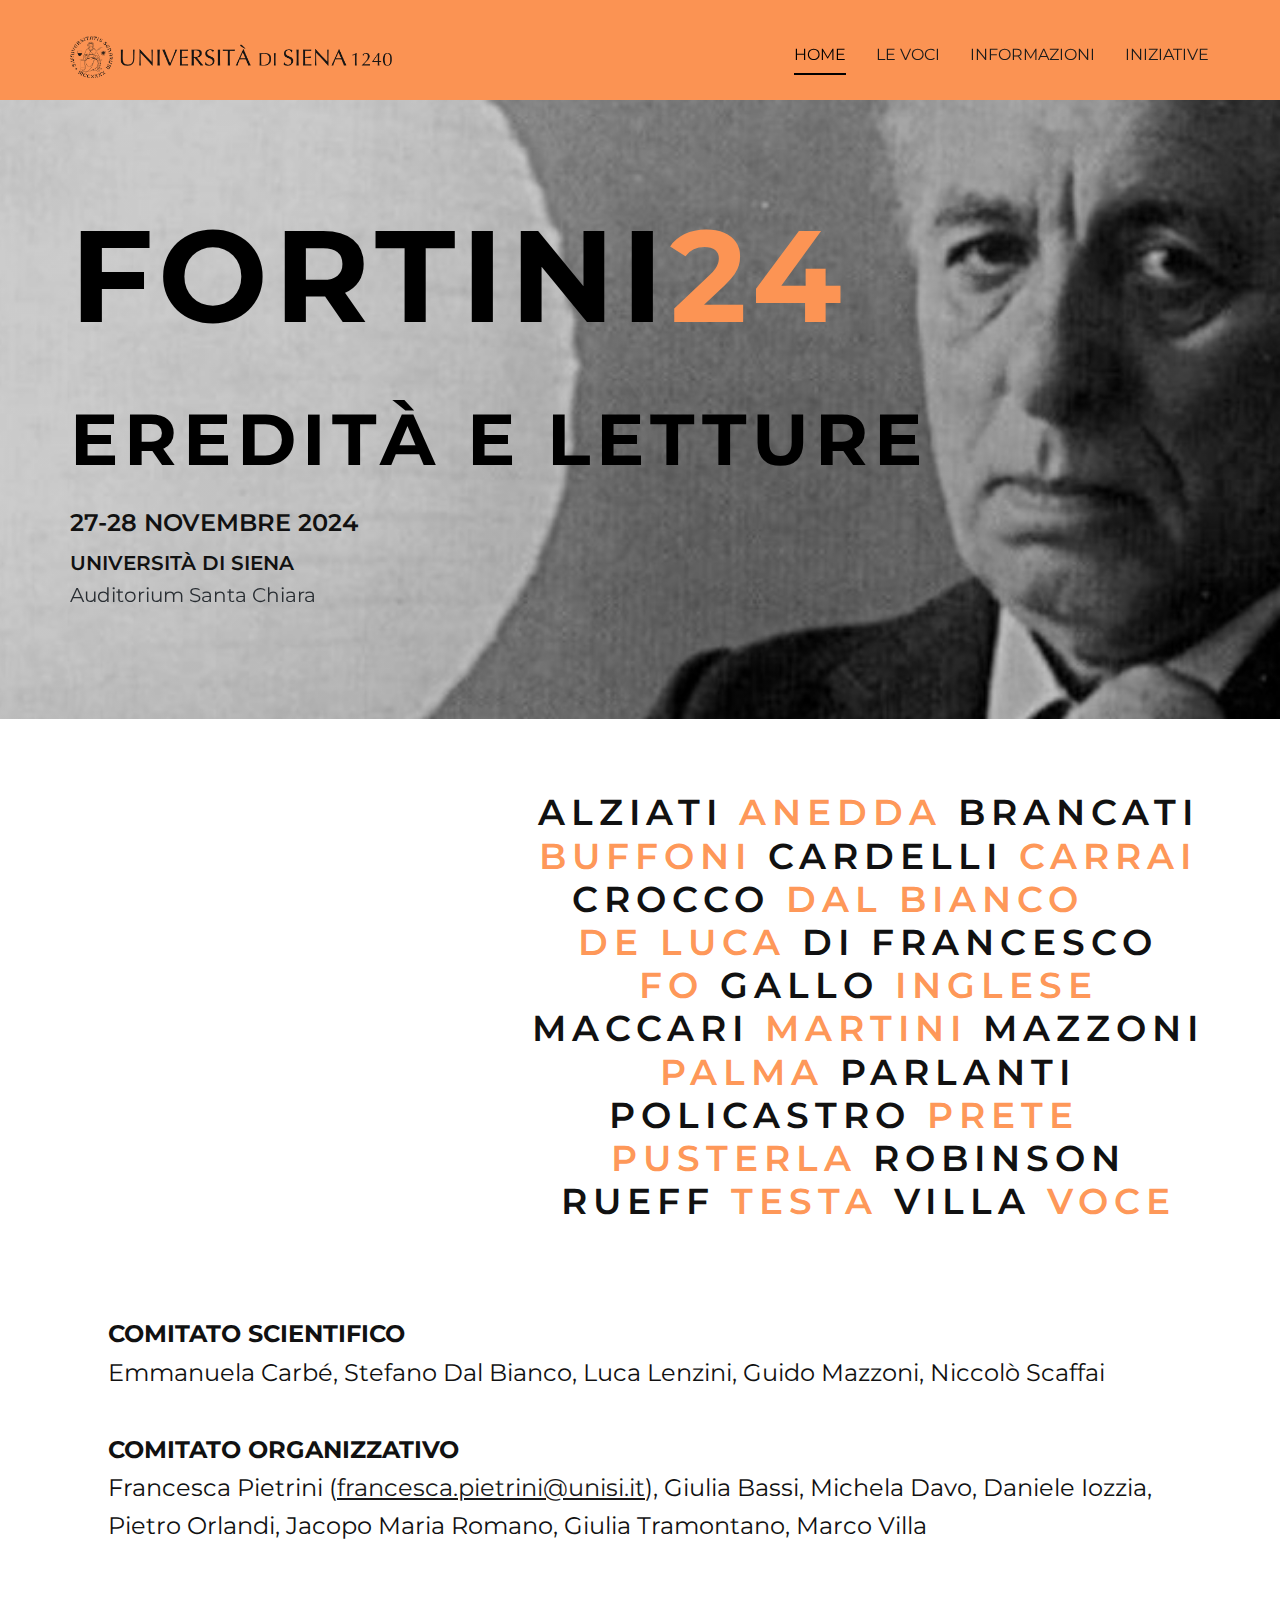
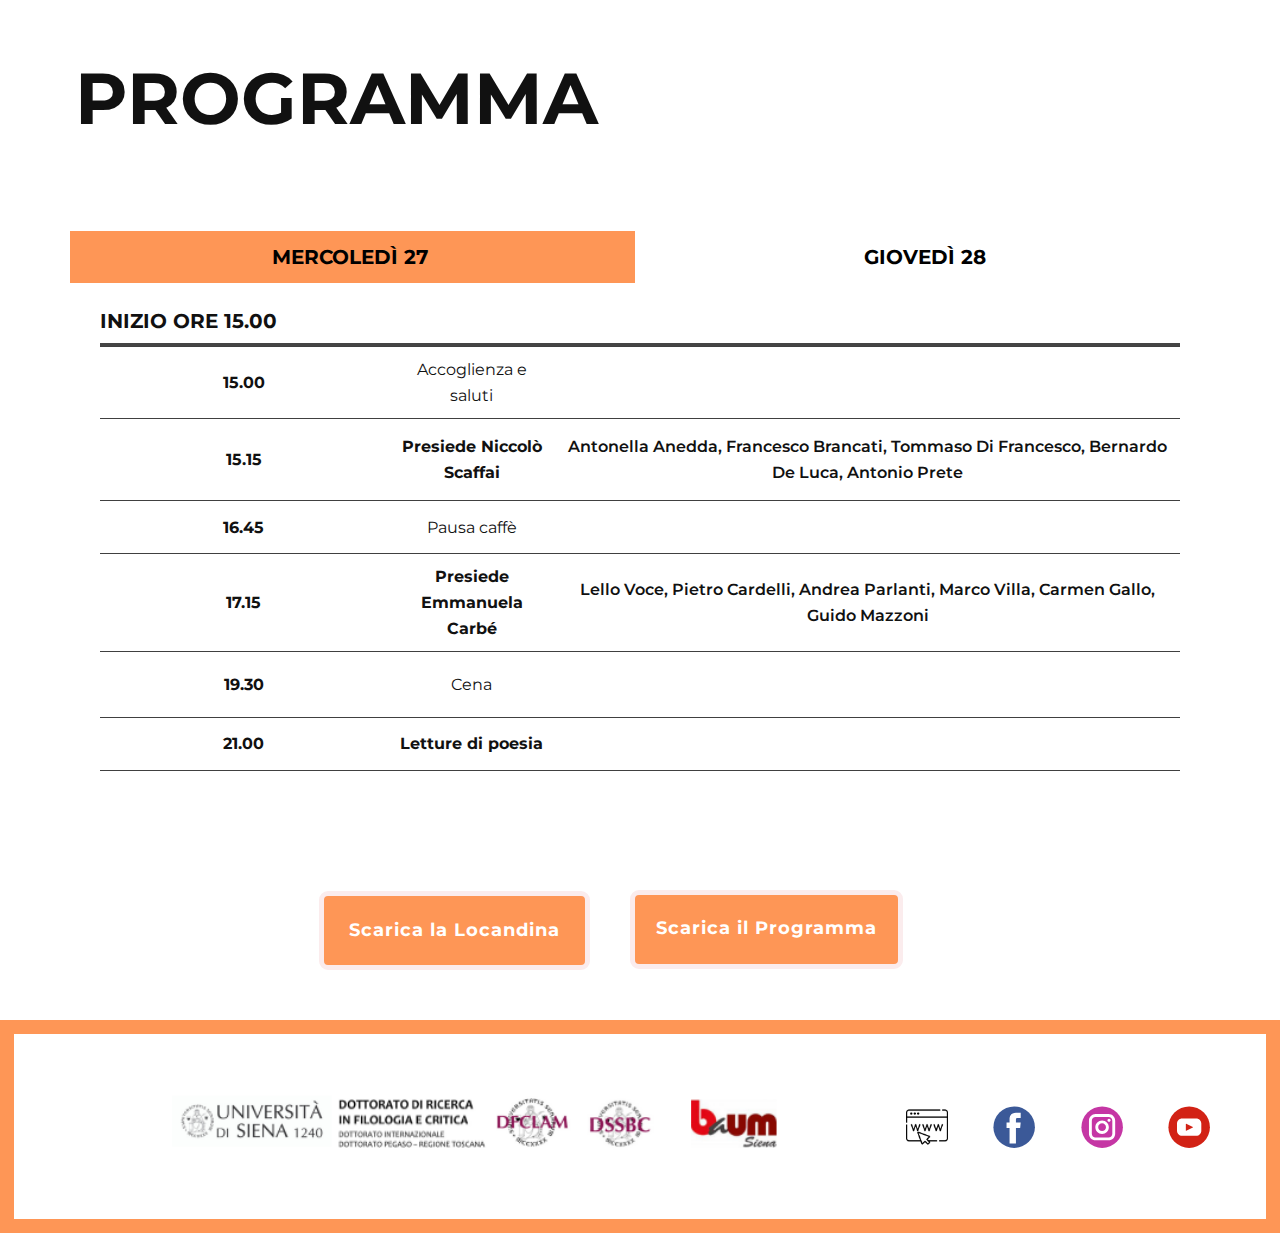
<file: index.html>
<!DOCTYPE html>
<html style="font-size: 16px;" lang="it-IT"><head>
    <meta name="viewport" content="width=device-width, initial-scale=1.0">
    <meta charset="utf-8">
    <meta name="keywords" content="Sara Thompson, Arte in ogni fotogramma">
    <meta name="description" content="">
    <title>Home</title>
    <link rel="stylesheet" href="nicepage.css" media="screen">
<link rel="stylesheet" href="index.css" media="screen">
    <script class="u-script" type="text/javascript" src="jquery.js" defer=""></script>
    <script class="u-script" type="text/javascript" src="nicepage.js" defer=""></script>
    <link id="u-theme-google-font" rel="stylesheet" href="https://fonts.googleapis.com/css?family=Montserrat:100,100i,200,200i,300,300i,400,400i,500,500i,600,600i,700,700i,800,800i,900,900i|Raleway:100,100i,200,200i,300,300i,400,400i,500,500i,600,600i,700,700i,800,800i,900,900i">
    <link id="u-page-google-font" rel="stylesheet" href="https://fonts.googleapis.com/css?family=Montserrat:100,100i,200,200i,300,300i,400,400i,500,500i,600,600i,700,700i,800,800i,900,900i">
    
    
    
    
    
    
    
    <script type="application/ld+json">{
		"@context": "http://schema.org",
		"@type": "Organization",
		"name": "Copia di Site2",
		"sameAs": [
				"https://www.dfclam.unisi.it/it",
				"https://www.facebook.com/dfclam.unisiena",
				"https://www.instagram.com/dfclam.unisi/?hl=it",
				"https://www.youtube.com/channel/UCrnidlR467iyE9RcTFoM9wA"
		]
}</script>
    <meta name="theme-color" content="#478ac9">
    <meta property="og:title" content="Home">
    <meta property="og:description" content="">
    <meta property="og:type" content="website">
  <meta data-intl-tel-input-cdn-path="intlTelInput/"></head>
  <body data-home-page="Home.html" data-home-page-title="Home" data-path-to-root="./" data-include-products="false" class="u-body u-xl-mode" data-lang="it"><header class="u-clearfix u-custom-color-4 u-header u-sticky u-header" id="sec-c057"><div class="u-clearfix u-sheet u-sheet-1">
        <nav class="u-menu u-menu-one-level u-menu-open-right u-offcanvas u-offcanvas-shift u-menu-1" data-responsive-from="XS" data-submenu-level="with-reload">
          <div class="menu-collapse u-custom-font u-font-montserrat" style="font-size: 1rem; letter-spacing: 0px; font-weight: 700; text-transform: uppercase;">
            <a class="u-button-style u-custom-active-border-color u-custom-border u-custom-border-color u-custom-borders u-custom-color u-custom-effect-duration u-custom-hover-border-color u-custom-left-right-menu-spacing u-custom-padding-bottom u-custom-text-active-color u-custom-text-color u-custom-text-hover-color u-custom-top-bottom-menu-spacing u-hamburger-link u-nav-link u-text-active-palette-1-base u-text-black u-text-hover-palette-2-base u-hamburger-link-1" href="#">
              <svg class="u-svg-link" viewBox="0 0 24 24"><use xlink:href="#menu-hamburger"></use></svg>
              <svg class="u-svg-content" version="1.1" id="menu-hamburger" viewBox="0 0 16 16" x="0px" y="0px" xmlns:xlink="http://www.w3.org/1999/xlink" xmlns="http://www.w3.org/2000/svg"><g><rect y="1" width="16" height="2"></rect><rect y="7" width="16" height="2"></rect><rect y="13" width="16" height="2"></rect>
</g></svg>
            </a>
          </div>
          <div class="u-custom-menu u-nav-container">
            <ul class="u-custom-font u-font-montserrat u-nav u-spacing-30 u-unstyled u-nav-1"><li class="u-nav-item"><a class="u-border-2 u-border-active-black u-border-hover-black u-border-no-left u-border-no-right u-border-no-top u-button-style u-nav-link u-text-active-black u-text-grey-90 u-text-hover-grey-90" href="./" style="padding: 10px 0px;">Home</a>
</li><li class="u-nav-item"><a class="u-border-2 u-border-active-black u-border-hover-black u-border-no-left u-border-no-right u-border-no-top u-button-style u-nav-link u-text-active-black u-text-grey-90 u-text-hover-grey-90" href="Le-voci.html" style="padding: 10px 0px;">Le voci</a>
</li><li class="u-nav-item"><a class="u-border-2 u-border-active-black u-border-hover-black u-border-no-left u-border-no-right u-border-no-top u-button-style u-nav-link u-text-active-black u-text-grey-90 u-text-hover-grey-90" href="Informazioni.html" style="padding: 10px 0px;">Informazioni</a>
</li><li class="u-nav-item"><a class="u-border-2 u-border-active-black u-border-hover-black u-border-no-left u-border-no-right u-border-no-top u-button-style u-nav-link u-text-active-black u-text-grey-90 u-text-hover-grey-90" href="Iniziative.html" style="padding: 10px 0px;">Iniziative</a>
</li></ul>
          </div>
          <div class="u-custom-menu u-nav-container-collapse">
            <div class="u-border-2 u-border-grey-75 u-container-style u-inner-container-layout u-opacity u-opacity-95 u-sidenav u-sidenav-1" data-offcanvas-width="187">
              <div class="u-inner-container-layout u-sidenav-overflow">
                <div class="u-menu-close"></div>
                <ul class="u-active-black u-align-center u-black u-enable-responsive u-hover-black u-nav u-offcanvas u-offcanvas-shift u-popupmenu-items u-spacing-12 u-text-active-white u-text-hover-custom-color-4 u-unstyled u-nav-2" data-responsive-from="MD"><li class="u-nav-item"><a class="u-button-style u-nav-link" href="./">Home</a>
</li><li class="u-nav-item"><a class="u-button-style u-nav-link" href="Le-voci.html">Le voci</a>
</li><li class="u-nav-item"><a class="u-button-style u-nav-link" href="Informazioni.html">Informazioni</a>
</li><li class="u-nav-item"><a class="u-button-style u-nav-link" href="Iniziative.html">Iniziative</a>
</li></ul>
              </div>
            </div>
            <div class="u-menu-overlay u-opacity u-opacity-70"></div>
          </div>
          <style class="menu-style">@media (max-width: 539px) {
                    [data-responsive-from="XS"] .u-nav-container {
                        display: none;
                    }
                    [data-responsive-from="XS"] .menu-collapse {
                        display: block;
                    }
                }</style>
        </nav>
        <img class="u-image u-image-contain u-image-default u-image-1" src="images/logo_unisi.png" alt="" data-image-width="1156" data-image-height="153" data-href="https://www.unisi.it/" data-target="_blank">
      </div></header>
    <section class="u-clearfix u-image u-shading u-section-1" id="sec-2c8a" data-image-width="1147" data-image-height="300">
      <div class="u-clearfix u-sheet u-sheet-1">
        <h1 class="u-text u-text-black u-text-1" data-animation-name="customAnimationIn" data-animation-duration="2000" data-animation-delay="0"> FORTINI<span class="u-text-custom-color-4">24</span>
          <br>
          <span style="font-size: 4.5rem;">EREDITÀ E LETTURE</span>
        </h1>
        <h4 class="u-text u-text-body-color u-text-default u-text-2"> 27-28 NOVEMBRE 2024 </h4>
        <p class="u-custom-font u-font-montserrat u-text u-text-3">
          <span style="font-weight: 600;" class="u-text-body-color"> UNIVERSITÀ DI SIENA&nbsp;<br>
          </span>
          <a href="https://maps.app.goo.gl/Lfsh9qkcr94R5iCZ6" class="u-active-none u-border-none u-btn u-button-link u-button-style u-hover-none u-none u-text-hover-custom-color-4 u-text-palette-1-dark-3 u-btn-1" target="_blank" data-animation-name="customAnimationIn" data-animation-duration="1000" data-animation-delay="0">Auditorium Santa Chiara</a>
        </p>
      </div>
    </section>
    <section class="u-clearfix u-white u-section-2" id="sec-37a1">
      <div class="u-clearfix u-sheet u-valign-middle u-sheet-1">
        <div class="data-layout-selected u-clearfix u-expanded-width u-gutter-0 u-layout-wrap u-layout-wrap-1">
          <div class="u-layout">
            <div class="u-layout-row">
              <div class="u-container-style u-layout-cell u-size-24 u-layout-cell-1">
                <div class="u-container-layout u-container-layout-1">
                  <img class="u-image u-image-default u-image-1" src="images/image2.png" alt="" data-image-width="550" data-image-height="769" data-animation-name="customAnimationIn" data-animation-duration="2000" data-animation-delay="0">
                </div>
              </div>
              <div class="u-container-style u-layout-cell u-size-36 u-layout-cell-2">
                <div class="u-container-layout u-container-layout-2">
                  <h3 class="u-align-center u-hidden-md u-hidden-sm u-hidden-xs u-text u-text-1"> ALZIATI <span class="u-text-custom-color-4">ANEDDA </span>
                    <span class="u-text-custom-color-2"></span>BRANCATI <span class="u-text-custom-color-4">BUFFONI </span>CARDELLI <span class="u-text-custom-color-4">CARRAI </span>CROCCO <span class="u-text-custom-color-4">DAL BIANCO</span>&nbsp; &nbsp; &nbsp; &nbsp;<span class="u-text-custom-color-4">DE LUCA</span> DI FRANCESCO&nbsp;<span class="u-text-custom-color-4">
                      <br>FO
                    </span> GALLO <span class="u-text-custom-color-2">
                      <span class="u-text-custom-color-4">INGLESE</span>
                    </span>MACCARI <span class="u-text-custom-color-4">MARTI​NI</span> MAZZONI <span class="u-text-custom-color-4">PALMA</span> PARLANTI
POLICASTRO <span class="u-text-custom-color-2">
                      <span class="u-text-custom-color-4">PRETE&nbsp; </span>&nbsp;
                    </span>
                    <span class="u-text-custom-color-4">PUSTERLA</span> ROBINSON
RUEFF <span class="u-text-custom-color-2">
                      <span class="u-text-custom-color-4">TESTA</span>
                    </span>VILLA <span class="u-text-custom-color-4">VOCE</span>
                  </h3>
                </div>
              </div>
            </div>
          </div>
        </div>
        <p class="u-align-left u-custom-font u-font-montserrat u-hover-feature u-large-text u-text u-text-variant u-text-2">
          <span style="font-weight: 700;">
            <span style="font-weight: 700;">COMITATO SCIENTIFICO</span>
          </span>
          <span style="font-weight: 600;">
            <br>
          </span>Emmanuela Carbé, Stefano Dal Bianco, Luca Lenzini, Guido Mazzoni, Niccolò Scaffai<br>
          <span style="font-size: 1.125rem;"></span>
          <br>
          <span style="font-weight: 700;">COMITATO ORGANIZZATIVO</span>
          <br>Francesca Pietrini (<a href="mailto:francesca.pietrini@unisi.it?subject=%5BCONVEGNO%5D%20Eredit%C3%A0%20e%20letture" class="u-active-none u-border-none u-btn u-button-link u-button-style u-hover-none u-none u-text-grey-90 u-text-hover-custom-color-4 u-btn-1">francesca.pietrini@unisi.it</a>), Giulia Bassi, Michela Davo, Daniele Iozzia, Pietro Orlandi, Jacopo Maria Romano, Giulia Tramontano, Marco Villa
        </p>
      </div>
      
    </section>
    <section class="u-clearfix u-white u-section-3" id="carousel_d122">
      <div class="u-clearfix u-sheet u-sheet-1">
        <h2 class="u-text u-text-1">PROGRAMMA</h2>
      </div>
    </section>
    <section class="u-align-center u-clearfix u-container-align-center u-white u-section-4" id="sec-ae41">
      <div class="u-clearfix u-sheet u-sheet-1">
        <div class="u-expanded-width u-tab-links-align-justify u-tabs u-tabs-1">
          <ul class="u-spacing-10 u-tab-list u-unstyled" role="tablist"><li class="u-tab-item u-tab-item-1" role="presentation"><a class="active u-active-custom-color-4 u-button-style u-custom-font u-font-montserrat u-hover-custom-color-2 u-tab-link u-text-active-black u-text-black u-white u-tab-link-1" id="link-tab-14b7" href="#tab-14b7" role="tab" aria-controls="tab-14b7" aria-selected="true"> MERCOLEDÌ 27&nbsp;</a>
</li><li class="u-tab-item u-tab-item-2" role="presentation"><a class="u-active-custom-color-4 u-button-style u-custom-font u-font-montserrat u-hover-custom-color-2 u-tab-link u-text-active-black u-text-black u-white u-tab-link-2" id="link-tab-0da5" href="#tab-0da5" role="tab" aria-controls="tab-0da5" aria-selected="false"> GIOVEDÌ 28&nbsp;</a>
</li></ul>
          <div class="u-tab-content">
            <div class="u-align-left u-container-align-left u-container-style u-tab-active u-tab-pane u-white u-tab-pane-1" id="tab-14b7" role="tabpanel" aria-labelledby="link-tab-14b7">
              <div class="u-container-layout u-valign-bottom u-container-layout-1">
                <div class="u-clearfix u-expanded-width u-group-elements u-group-elements-1">
                  <h5 class="u-text u-text-default u-text-1">inizio ore 15.00</h5>
                  <div class="u-border-3 u-border-grey-dark-1 u-expanded-width u-line u-line-horizontal u-line-1"></div>
                </div>
                <div class="u-expanded-width u-table u-table-responsive u-table-1">
                  <table class="u-table-entity">
                    <colgroup>
                      <col width="26.6%">
                      <col width="15.6%">
                      <col width="57.8%">
                    </colgroup>
                    <tbody class="u-align-center u-custom-font u-font-montserrat u-table-body u-table-body-1">
                      <tr style="height: 53px;">
                        <td class="u-align-center u-border-1 u-border-grey-75 u-border-no-left u-border-no-right u-custom-font u-font-montserrat u-table-cell u-table-cell-1">15.00</td>
                        <td class="u-align-center u-border-1 u-border-grey-75 u-border-no-left u-border-no-right u-custom-font u-font-montserrat u-table-cell u-table-cell-2">Accoglienza e saluti </td>
                        <td class="u-align-center u-border-1 u-border-grey-75 u-border-no-left u-border-no-right u-custom-font u-font-montserrat u-table-cell u-table-cell-3"></td>
                      </tr>
                      <tr style="height: 82px;">
                        <td class="u-align-center u-border-1 u-border-grey-75 u-border-no-left u-border-no-right u-custom-font u-font-montserrat u-table-cell u-table-cell-4">15.15</td>
                        <td class="u-align-center u-border-1 u-border-grey-75 u-border-no-left u-border-no-right u-custom-font u-font-montserrat u-table-cell u-table-cell-5"> Presiede Niccolò Scaffai</td>
                        <td class="u-align-center u-border-1 u-border-grey-75 u-border-no-left u-border-no-right u-custom-font u-font-montserrat u-table-cell u-table-cell-6"> Antonella Anedda, Francesco Brancati, Tommaso Di Francesco, Bernardo De Luca, Antonio Prete</td>
                      </tr>
                      <tr style="height: 53px;">
                        <td class="u-align-center u-border-1 u-border-grey-75 u-border-no-left u-border-no-right u-custom-font u-font-montserrat u-table-cell u-table-cell-7">16.45</td>
                        <td class="u-align-center u-border-1 u-border-grey-75 u-border-no-left u-border-no-right u-custom-font u-font-montserrat u-table-cell u-table-cell-8">Pausa caffè </td>
                        <td class="u-align-center u-border-1 u-border-grey-75 u-border-no-left u-border-no-right u-custom-font u-font-montserrat u-table-cell u-table-cell-9"></td>
                      </tr>
                      <tr style="height: 82px;">
                        <td class="u-align-center u-border-1 u-border-grey-75 u-border-no-left u-border-no-right u-custom-font u-font-montserrat u-table-cell u-table-cell-10">17.15</td>
                        <td class="u-align-center u-border-1 u-border-grey-75 u-border-no-left u-border-no-right u-custom-font u-font-montserrat u-table-cell u-table-cell-11">Presiede Emmanuela Carbé </td>
                        <td class="u-align-center u-border-1 u-border-grey-75 u-border-no-left u-border-no-right u-custom-font u-font-montserrat u-table-cell u-table-cell-12"> Lello Voce, Pietro Cardelli, Andrea Parlanti, Marco Villa,
Carmen Gallo, Guido Mazzoni</td>
                      </tr>
                      <tr style="height: 66px;">
                        <td class="u-align-center u-border-1 u-border-grey-75 u-border-no-left u-border-no-right u-custom-font u-font-montserrat u-table-cell u-table-cell-13">19.30 </td>
                        <td class="u-align-center u-border-1 u-border-grey-75 u-border-no-left u-border-no-right u-custom-font u-font-montserrat u-table-cell u-table-cell-14"> Cena </td>
                        <td class="u-align-center u-border-1 u-border-grey-75 u-border-no-left u-border-no-right u-custom-font u-font-montserrat u-table-cell u-table-cell-15"></td>
                      </tr>
                      <tr style="height: 53px;">
                        <td class="u-align-center u-border-1 u-border-grey-75 u-border-no-left u-border-no-right u-custom-font u-font-montserrat u-table-cell u-table-cell-16">21.00 </td>
                        <td class="u-align-center u-border-1 u-border-grey-75 u-border-no-left u-border-no-right u-custom-font u-font-montserrat u-table-cell u-table-cell-17">
                          <span style="font-weight: 400;"></span>Letture di poesia 
                        </td>
                        <td class="u-align-center u-border-1 u-border-grey-75 u-border-no-left u-border-no-right u-table-cell u-table-cell-18"></td>
                      </tr>
                    </tbody>
                  </table>
                </div>
              </div>
            </div>
            <div class="u-align-left u-container-align-left u-container-style u-tab-pane u-white u-tab-pane-2" id="tab-0da5" role="tabpanel" aria-labelledby="link-tab-0da5">
              <div class="u-container-layout u-valign-bottom u-container-layout-2">
                <div class="u-clearfix u-group-elements u-group-elements-2">
                  <h5 class="u-text u-text-default u-text-2">inizio ore 9.30</h5>
                  <div class="u-border-3 u-border-grey-dark-1 u-expanded-width u-line u-line-horizontal u-line-2"></div>
                </div>
                <div class="u-expanded-width u-table u-table-responsive u-table-2">
                  <table class="u-table-entity">
                    <colgroup>
                      <col width="31.3%">
                      <col width="36.3%">
                      <col width="32.4%">
                    </colgroup>
                    <tbody class="u-align-center u-custom-font u-font-montserrat u-table-body u-table-body-2">
                      <tr style="height: 44px;">
                        <td class="u-align-center u-border-1 u-border-grey-75 u-border-no-left u-border-no-right u-first-column u-table-cell u-table-cell-19">9.30</td>
                        <td class="u-border-1 u-border-grey-75 u-border-no-left u-border-no-right u-table-cell u-table-cell-20">
                          <a class="u-active-none u-border-none u-btn u-button-link u-button-style u-hover-none u-none u-text-black u-btn-1" href="#">Presiede Luca Lenzini<br>
                          </a>
                        </td>
                        <td class="u-border-1 u-border-grey-75 u-border-no-left u-border-no-right u-table-cell u-table-valign-bottom u-table-cell-21">Fabio Pusterla, Martin Rueff, Gilda Policastro, Stefano Carrai </td>
                      </tr>
                      <tr style="height: 69px;">
                        <td class="u-align-center u-border-1 u-border-grey-75 u-border-no-left u-border-no-right u-table-cell u-table-cell-22"> 11:00</td>
                        <td class="u-border-1 u-border-grey-75 u-border-no-left u-border-no-right u-table-cell u-table-cell-23">
                          <a class="u-active-none u-border-none u-btn u-button-link u-button-style u-hover-none u-none u-text-body-color u-btn-2" href="#">Pausa Caffè</a>
                        </td>
                        <td class="u-border-1 u-border-grey-75 u-border-no-left u-border-no-right u-table-cell u-table-cell-24"></td>
                      </tr>
                      <tr style="height: 33px;">
                        <td class="u-align-center u-border-1 u-border-grey-75 u-border-no-left u-border-no-right u-table-cell u-table-cell-25">11:30</td>
                        <td class="u-border-1 u-border-grey-75 u-border-no-left u-border-no-right u-table-cell u-table-cell-26">
                          <a class="u-active-none u-border-none u-btn u-button-link u-button-style u-hover-none u-none u-text-body-color u-btn-3" href="#">Presiede Marianna Marrucci</a>
                        </td>
                        <td class="u-border-1 u-border-grey-75 u-border-no-left u-border-no-right u-table-cell u-table-cell-27"> Franco Buffoni, Andrea Inglese, Peter Robinson,
Massimo Palma, Cristina Alziati</td>
                      </tr>
                      <tr style="height: 71px;">
                        <td class="u-align-center u-border-1 u-border-grey-75 u-border-no-left u-border-no-right u-table-cell u-table-cell-28">13.00</td>
                        <td class="u-border-1 u-border-grey-75 u-border-no-left u-border-no-right u-table-cell u-table-cell-29">
                          <a class="u-active-none u-border-none u-btn u-button-link u-button-style u-hover-none u-none u-text-body-color u-btn-4" href="#" target="_blank">Pranzo</a>
                        </td>
                        <td class="u-border-1 u-border-grey-75 u-border-no-left u-border-no-right u-table-cell u-table-cell-30"></td>
                      </tr>
                      <tr style="height: 71px;">
                        <td class="u-align-center u-border-1 u-border-grey-75 u-border-no-left u-border-no-right u-custom-color-4 u-table-cell u-table-cell-31"></td>
                        <td class="u-border-1 u-border-grey-75 u-border-no-left u-border-no-right u-custom-color-4 u-custom-font u-font-montserrat u-table-cell u-table-cell-32">Pomeriggio</td>
                        <td class="u-border-1 u-border-grey-75 u-border-no-left u-border-no-right u-custom-color-4 u-table-cell u-table-cell-33"></td>
                      </tr>
                      <tr style="height: 71px;">
                        <td class="u-align-center u-border-1 u-border-grey-75 u-border-no-left u-border-no-right u-table-cell u-table-cell-34">14.45</td>
                        <td class="u-border-1 u-border-grey-75 u-border-no-left u-border-no-right u-table-cell u-table-cell-35">
                          <a class="js-schedule-list-class-info rs-schedule-tip-item u-active-none u-border-none u-btn u-button-link u-button-style u-hover-none u-none u-text-black u-btn-5" href="https://www.wellnessliving.com/pilates/tampa/flowpilatesyogacenter/training/?dt_date=2023-11-09+13%3A00%3A00&amp;k_class=443743&amp;k_class_period=11413850&amp;id_mode=12">Presiede Monica Marc</a>
                          <span style="font-weight: 700;">hi</span>
                        </td>
                        <td class="u-border-1 u-border-grey-75 u-border-no-left u-border-no-right u-table-cell u-table-cell-36"> Stefano Dal Bianco, Claudia Crocco, Paolo Maccari,
Giulia Martini, Alessandro Fo</td>
                      </tr>
                      <tr style="height: 71px;">
                        <td class="u-align-center u-border-1 u-border-grey-75 u-border-no-left u-border-no-right u-table-cell u-table-cell-37">16:15</td>
                        <td class="u-border-1 u-border-grey-75 u-border-no-left u-border-no-right u-table-cell u-text-black u-table-cell-38"> Pausa caffè</td>
                        <td class="u-border-1 u-border-grey-75 u-border-no-left u-border-no-right u-table-cell u-table-cell-39"></td>
                      </tr>
                      <tr style="height: 71px;">
                        <td class="u-align-center u-border-1 u-border-grey-75 u-border-no-left u-border-no-right u-table-cell u-table-cell-40"> 16:45</td>
                        <td class="u-border-1 u-border-grey-75 u-border-no-left u-border-no-right u-table-cell u-table-cell-41">
                          <a class="js-schedule-list-class-info rs-schedule-tip-item u-active-none u-border-none u-btn u-button-link u-button-style u-hover-none u-none u-text-black u-btn-6" href="https://www.wellnessliving.com/pilates/tampa/flowpilatesyogacenter/training/?dt_date=2023-11-10+00%3A00%3A00&amp;k_class=443756&amp;k_class_period=11249834&amp;id_mode=12">Presenta Pietro Cataldi</a>
                        </td>
                        <td class="u-border-1 u-border-grey-75 u-border-no-left u-border-no-right u-table-cell u-table-cell-42"> Presentazione del volume di Franco Fortini, <span style="font-style: italic;">
                            <a href="http://id.sbn.it/bid/UPO0007915" class="u-active-none u-border-none u-btn u-button-link u-button-style u-hover-none u-none u-text-body-color u-text-hover-custom-color-4 u-btn-7" target="_blank">Traduzioni disperse e inedite</a>
                          </span>, a cura di Luca Lenzini (Mondadori, 2024)
                        </td>
                      </tr>
                      <tr style="height: 71px;">
                        <td class="u-align-center u-border-1 u-border-grey-75 u-border-no-left u-border-no-right u-table-cell u-table-cell-43">17.30 </td>
                        <td class="u-border-1 u-border-grey-75 u-border-no-left u-border-no-right u-table-cell u-table-cell-44"> Proiezione del documentario</td>
                        <td class="u-border-1 u-border-grey-75 u-border-no-left u-border-no-right u-table-cell u-table-cell-45">
                          <span style="font-style: italic;">Un giorno dopo l’
altro. 16 piccoli film su Franco Fortini insegnante</span>,
a cura di Lorenzo Pallini 
                        </td>
                      </tr>
                      <tr style="height: 67px;">
                        <td class="u-align-center u-border-1 u-border-grey-75 u-border-no-left u-border-no-right u-table-cell u-table-cell-46">19.30 </td>
                        <td class="u-border-1 u-border-grey-75 u-border-no-left u-border-no-right u-table-cell u-table-cell-47">Cena presso l’Auditorium Santa Chiara </td>
                        <td class="u-border-1 u-border-grey-75 u-border-no-left u-border-no-right u-table-cell u-table-cell-48">
                          <br>
                          <span style="text-decoration: underline !important;"></span>
                        </td>
                      </tr>
                      <tr style="height: 71px;">
                        <td class="u-align-center u-border-1 u-border-grey-75 u-border-no-left u-border-no-right u-table-cell u-table-cell-49"> 21.00 </td>
                        <td class="u-border-1 u-border-grey-75 u-border-no-left u-border-no-right u-table-cell u-table-cell-50"> Letture di poesia</td>
                        <td class="u-border-1 u-border-grey-75 u-border-no-left u-border-no-right u-table-cell u-table-cell-51"></td>
                      </tr>
                    </tbody>
                  </table>
                </div>
              </div>
            </div>
          </div>
        </div>
      </div>
      
    </section>
    <section class="u-align-center u-clearfix u-container-align-center u-valign-middle u-white u-section-5" id="carousel_28bd">
      <div class="u-absolute-hcenter u-expanded u-shape u-shape-rectangle u-white"></div>
      <div class="u-container-align-left u-container-style u-group u-radius-20 u-shape-round u-white u-group-1">
        <div class="u-container-layout u-container-layout-1">
          <div class="u-container-style u-expanded-width u-group u-group-2">
            <div class="u-container-layout">
              <a href="files/FORTINI24-programma-1.pdf" class="u-border-5 u-border-active-palette-2-light-2 u-border-hover-palette-2-light-2 u-border-palette-2-light-3 u-btn u-btn-round u-button-style u-custom-color-4 u-file-link u-radius-9 u-btn-1" target="_blank">Scarica il Programma</a>
              <a href="files/FORTINI24-locandina.pdf" class="u-border-5 u-border-active-palette-2-light-2 u-border-hover-palette-2-light-2 u-border-palette-2-light-3 u-btn u-btn-round u-button-style u-custom-color-4 u-file-link u-radius-9 u-btn-2" target="_blank"> Scarica la Locandina</a>
            </div>
          </div>
        </div>
      </div>
    </section>
    
    
    
    <footer class="u-border-14 u-border-custom-color-4 u-clearfix u-footer u-white" id="sec-97f8"><div class="u-clearfix u-sheet u-valign-middle u-sheet-1">
        <div class="data-layout-selected u-clearfix u-expanded-width u-gutter-0 u-layout-wrap u-layout-wrap-1">
          <div class="u-gutter-0 u-layout">
            <div class="u-layout-row">
              <div class="u-align-left u-container-align-left u-container-style u-layout-cell u-left-cell u-size-44 u-layout-cell-1">
                <div class="u-container-layout u-valign-middle u-container-layout-1">
                  <img class="u-image u-image-contain u-image-default u-image-1" src="images/image3.png" alt="" data-image-width="566" data-image-height="92">
                </div>
              </div>
              <div class="u-align-right u-container-align-right u-container-style u-layout-cell u-right-cell u-size-16 u-layout-cell-2">
                <div class="u-container-layout u-valign-middle u-container-layout-2">
                  <div class="u-social-icons u-spacing-45 u-social-icons-1">
                    <a class="u-social-url" target="_blank" data-type="Custom" title="Sito Web" href="https://www.dfclam.unisi.it/it"><span class="u-file-icon u-icon u-social-custom u-social-icon u-icon-1"><img src="images/2721688.png" alt=""></span>
                    </a>
                    <a class="u-social-url" title="facebook" target="_blank" href="https://www.facebook.com/dfclam.unisiena"><span class="u-icon u-social-facebook u-social-icon u-icon-2"><svg class="u-svg-link" preserveAspectRatio="xMidYMin slice" viewBox="0 0 112 112" style=""><use xlink:href="#svg-fb87"></use></svg><svg class="u-svg-content" viewBox="0 0 112 112" x="0" y="0" id="svg-fb87"><circle fill="currentColor" cx="56.1" cy="56.1" r="55"></circle><path fill="#FFFFFF" d="M73.5,31.6h-9.1c-1.4,0-3.6,0.8-3.6,3.9v8.5h12.6L72,58.3H60.8v40.8H43.9V58.3h-8V43.9h8v-9.2
      c0-6.7,3.1-17,17-17h12.5v13.9H73.5z"></path></svg></span>
                    </a>
                    <a class="u-social-url" target="_blank" data-type="Instagram" title="Instagram" href="https://www.instagram.com/dfclam.unisi/?hl=it"><span class="u-icon u-social-icon u-social-instagram u-icon-3"><svg class="u-svg-link" preserveAspectRatio="xMidYMin slice" viewBox="0 0 112 112" style=""><use xlink:href="#svg-b38c"></use></svg><svg class="u-svg-content" viewBox="0 0 112 112" x="0" y="0" id="svg-b38c"><circle fill="currentColor" cx="56.1" cy="56.1" r="55"></circle><path fill="#FFFFFF" d="M55.9,38.2c-9.9,0-17.9,8-17.9,17.9C38,66,46,74,55.9,74c9.9,0,17.9-8,17.9-17.9C73.8,46.2,65.8,38.2,55.9,38.2
      z M55.9,66.4c-5.7,0-10.3-4.6-10.3-10.3c-0.1-5.7,4.6-10.3,10.3-10.3c5.7,0,10.3,4.6,10.3,10.3C66.2,61.8,61.6,66.4,55.9,66.4z"></path><path fill="#FFFFFF" d="M74.3,33.5c-2.3,0-4.2,1.9-4.2,4.2s1.9,4.2,4.2,4.2s4.2-1.9,4.2-4.2S76.6,33.5,74.3,33.5z"></path><path fill="#FFFFFF" d="M73.1,21.3H38.6c-9.7,0-17.5,7.9-17.5,17.5v34.5c0,9.7,7.9,17.6,17.5,17.6h34.5c9.7,0,17.5-7.9,17.5-17.5V38.8
      C90.6,29.1,82.7,21.3,73.1,21.3z M83,73.3c0,5.5-4.5,9.9-9.9,9.9H38.6c-5.5,0-9.9-4.5-9.9-9.9V38.8c0-5.5,4.5-9.9,9.9-9.9h34.5
      c5.5,0,9.9,4.5,9.9,9.9V73.3z"></path></svg></span>
                    </a>
                    <a class="u-social-url" target="_blank" data-type="YouTube" title="YouTube" href="https://www.youtube.com/channel/UCrnidlR467iyE9RcTFoM9wA"><span class="u-icon u-social-icon u-social-youtube u-icon-4"><svg class="u-svg-link" preserveAspectRatio="xMidYMin slice" viewBox="0 0 112 112" style=""><use xlink:href="#svg-7a92"></use></svg><svg class="u-svg-content" viewBox="0 0 112 112" x="0" y="0" id="svg-7a92"><circle fill="currentColor" cx="56.1" cy="56.1" r="55"></circle><path fill="#FFFFFF" d="M74.9,33.3H37.3c-7.4,0-13.4,6-13.4,13.4v18.8c0,7.4,6,13.4,13.4,13.4h37.6c7.4,0,13.4-6,13.4-13.4V46.7 C88.3,39.3,82.3,33.3,74.9,33.3L74.9,33.3z M65.9,57l-17.6,8.4c-0.5,0.2-1-0.1-1-0.6V47.5c0-0.5,0.6-0.9,1-0.6l17.6,8.9 C66.4,56,66.4,56.8,65.9,57L65.9,57z"></path></svg></span>
                    </a>
                  </div>
                </div>
              </div>
            </div>
          </div>
        </div>
      </div></footer>

  
</body></html>
</file>
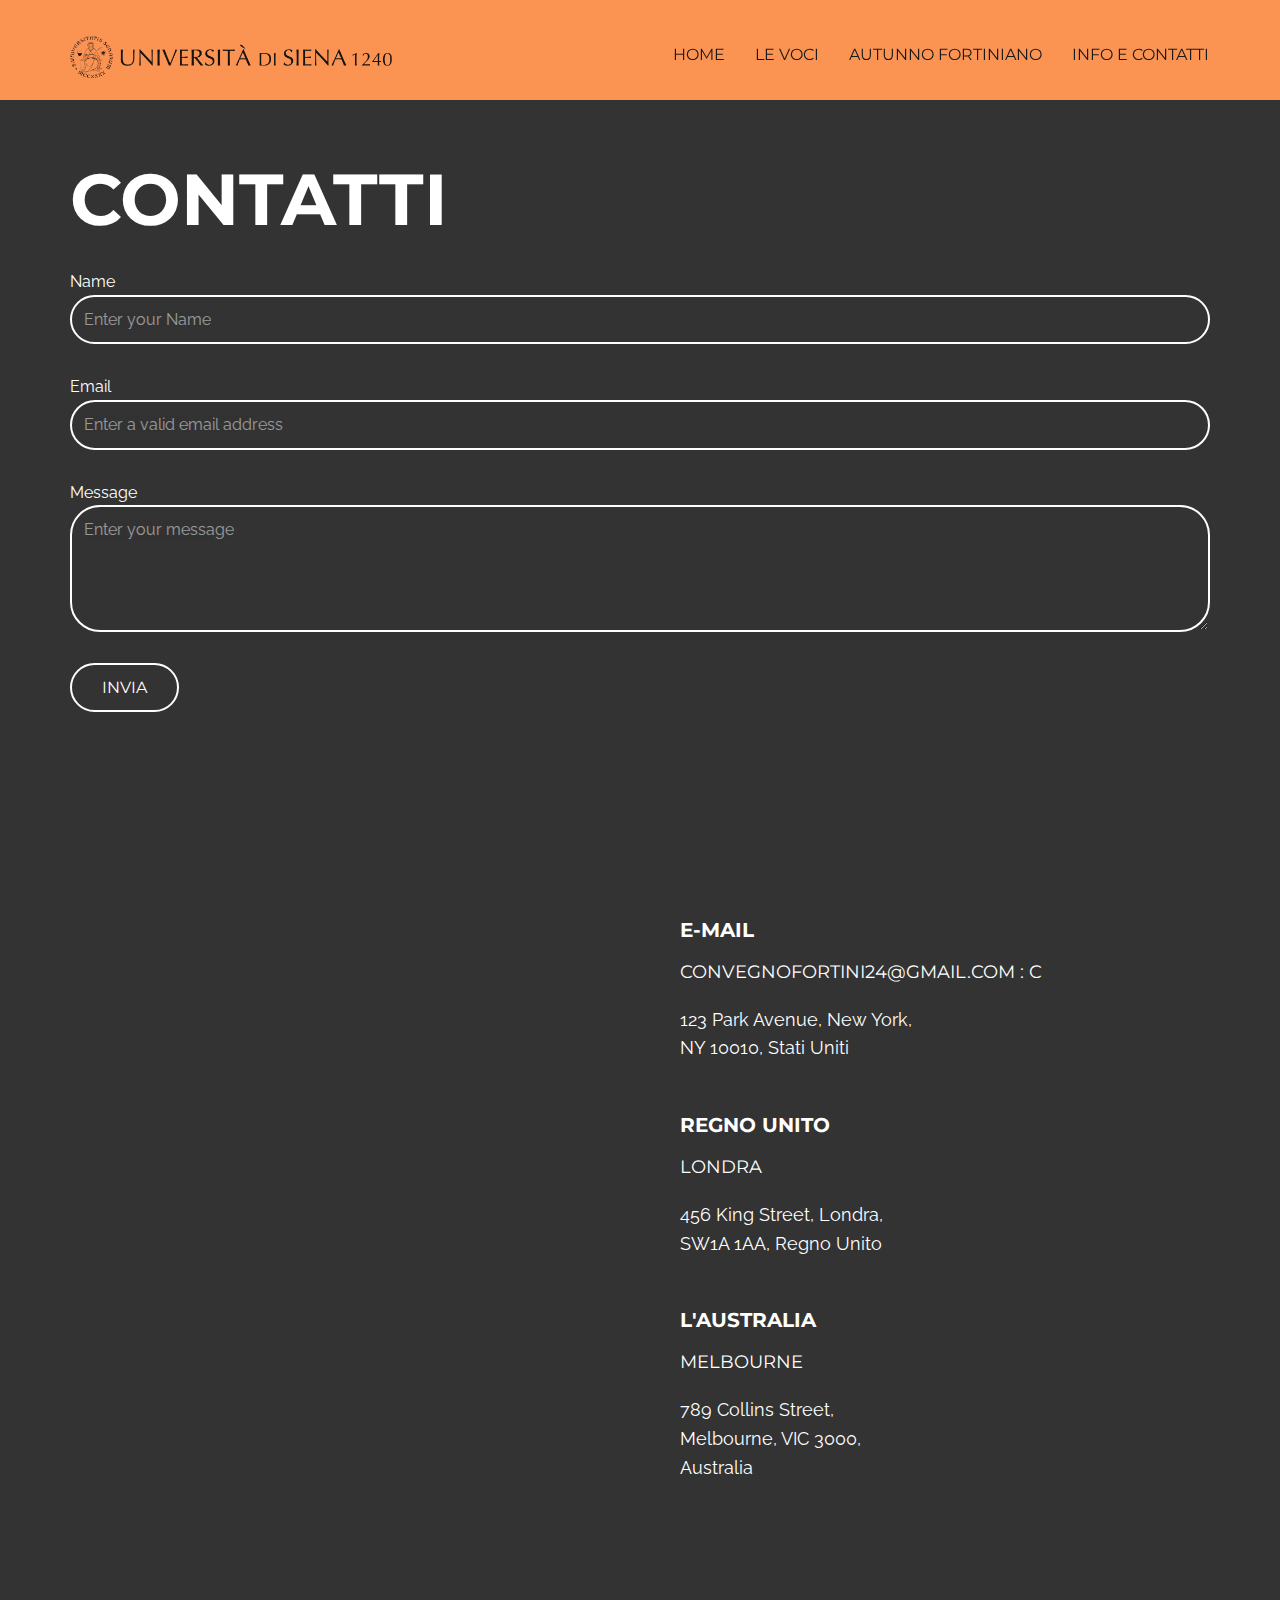
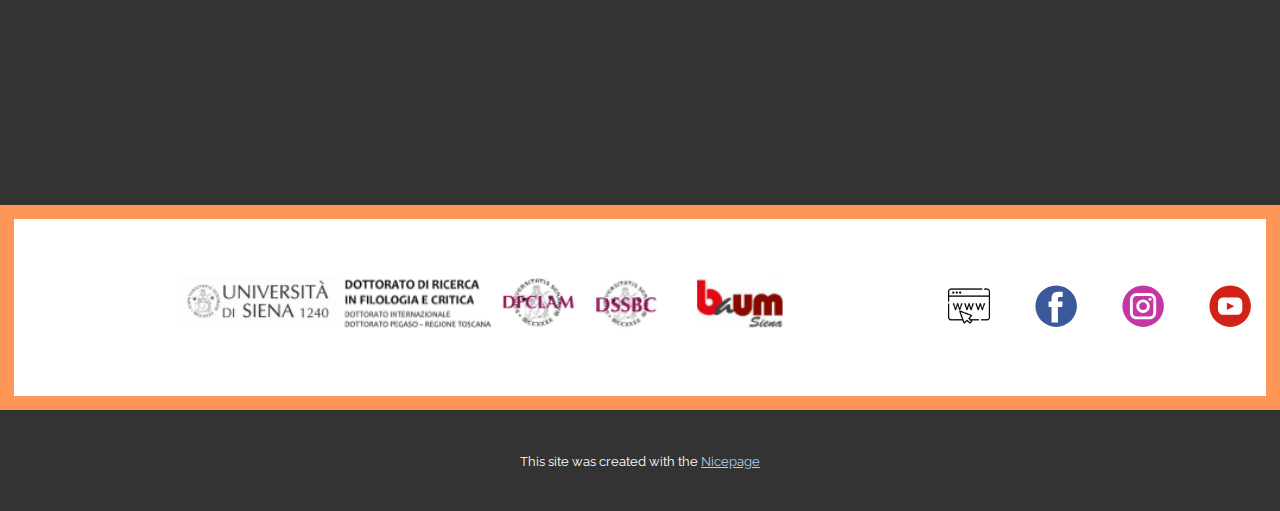
<file: Contatti.html>
<!DOCTYPE html>
<html style="font-size: 16px;" lang="it-IT"><head>
    <meta name="viewport" content="width=device-width, initial-scale=1.0">
    <meta charset="utf-8">
    <meta name="keywords" content="il nostro contatto, Luoghi, mettiamoci in contatto">
    <meta name="description" content="">
    <title>Contatti</title>
    <link rel="stylesheet" href="nicepage.css" media="screen">
<link rel="stylesheet" href="Contatti.css" media="screen">
    <script class="u-script" type="text/javascript" src="jquery.js" defer=""></script>
    <script class="u-script" type="text/javascript" src="nicepage.js" defer=""></script>
    <meta name="referrer" content="origin">
    <link id="u-theme-google-font" rel="stylesheet" href="https://fonts.googleapis.com/css?family=Montserrat:100,100i,200,200i,300,300i,400,400i,500,500i,600,600i,700,700i,800,800i,900,900i|Raleway:100,100i,200,200i,300,300i,400,400i,500,500i,600,600i,700,700i,800,800i,900,900i">
    <link id="u-page-google-font" rel="stylesheet" href="https://fonts.googleapis.com/css?family=Montserrat:100,100i,200,200i,300,300i,400,400i,500,500i,600,600i,700,700i,800,800i,900,900i">
    
    
    
    
    
    <script type="application/ld+json">{
		"@context": "http://schema.org",
		"@type": "Organization",
		"name": "Copia di Site2",
		"sameAs": [
				"https://www.dfclam.unisi.it/it",
				"https://www.facebook.com/dfclam.unisiena",
				"https://www.instagram.com/dfclam.unisi/?hl=it",
				"https://www.youtube.com/channel/UCrnidlR467iyE9RcTFoM9wA"
		]
}</script>
    <meta name="theme-color" content="#478ac9">
    <meta property="og:title" content="Contatti">
    <meta property="og:description" content="">
    <meta property="og:type" content="website">
  <meta data-intl-tel-input-cdn-path="intlTelInput/"></head>
  <body data-path-to-root="./" data-include-products="false" class="u-body u-xl-mode" data-lang="it"><header class="u-clearfix u-custom-color-4 u-header u-sticky u-header" id="sec-c057"><div class="u-clearfix u-sheet u-sheet-1">
        <nav class="u-menu u-menu-one-level u-menu-open-right u-offcanvas u-offcanvas-shift u-menu-1" data-responsive-from="XS" data-submenu-level="with-reload">
          <div class="menu-collapse u-custom-font u-font-montserrat" style="font-size: 1rem; letter-spacing: 0px; font-weight: 700; text-transform: uppercase;">
            <a class="u-button-style u-custom-active-border-color u-custom-border u-custom-border-color u-custom-borders u-custom-color u-custom-effect-duration u-custom-hover-border-color u-custom-left-right-menu-spacing u-custom-padding-bottom u-custom-text-active-color u-custom-text-color u-custom-text-hover-color u-custom-top-bottom-menu-spacing u-hamburger-link u-nav-link u-text-active-palette-1-base u-text-black u-text-hover-palette-2-base u-hamburger-link-1" href="#">
              <svg class="u-svg-link" viewBox="0 0 24 24"><use xlink:href="#menu-hamburger"></use></svg>
              <svg class="u-svg-content" version="1.1" id="menu-hamburger" viewBox="0 0 16 16" x="0px" y="0px" xmlns:xlink="http://www.w3.org/1999/xlink" xmlns="http://www.w3.org/2000/svg"><g><rect y="1" width="16" height="2"></rect><rect y="7" width="16" height="2"></rect><rect y="13" width="16" height="2"></rect>
</g></svg>
            </a>
          </div>
          <div class="u-custom-menu u-nav-container">
            <ul class="u-custom-font u-font-montserrat u-nav u-spacing-30 u-unstyled u-nav-1"><li class="u-nav-item"><a class="u-border-2 u-border-active-black u-border-hover-black u-border-no-left u-border-no-right u-border-no-top u-button-style u-nav-link u-text-active-black u-text-grey-90 u-text-hover-grey-90" href="./" style="padding: 10px 0px;">Home</a>
</li><li class="u-nav-item"><a class="u-border-2 u-border-active-black u-border-hover-black u-border-no-left u-border-no-right u-border-no-top u-button-style u-nav-link u-text-active-black u-text-grey-90 u-text-hover-grey-90" href="Le-voci.html" style="padding: 10px 0px;">Le voci</a>
</li><li class="u-nav-item"><a class="u-border-2 u-border-active-black u-border-hover-black u-border-no-left u-border-no-right u-border-no-top u-button-style u-nav-link u-text-active-black u-text-grey-90 u-text-hover-grey-90" href="Autunno-fortiniano.html" style="padding: 10px 0px;">Autunno fortiniano</a>
</li><li class="u-nav-item"><a class="u-border-2 u-border-active-black u-border-hover-black u-border-no-left u-border-no-right u-border-no-top u-button-style u-nav-link u-text-active-black u-text-grey-90 u-text-hover-grey-90" href="Info-e-Contatti.html" style="padding: 10px 0px;">Info e Contatti</a>
</li></ul>
          </div>
          <div class="u-custom-menu u-nav-container-collapse">
            <div class="u-border-2 u-border-grey-75 u-container-style u-inner-container-layout u-opacity u-opacity-95 u-sidenav u-sidenav-1" data-offcanvas-width="187">
              <div class="u-inner-container-layout u-sidenav-overflow">
                <div class="u-menu-close"></div>
                <ul class="u-active-black u-align-center u-black u-enable-responsive u-hover-black u-nav u-offcanvas u-offcanvas-shift u-popupmenu-items u-spacing-12 u-text-active-white u-text-hover-custom-color-4 u-unstyled u-nav-2" data-responsive-from="MD"><li class="u-nav-item"><a class="u-button-style u-nav-link" href="./">Home</a>
</li><li class="u-nav-item"><a class="u-button-style u-nav-link" href="Le-voci.html">Le voci</a>
</li><li class="u-nav-item"><a class="u-button-style u-nav-link" href="Autunno-fortiniano.html">Autunno fortiniano</a>
</li><li class="u-nav-item"><a class="u-button-style u-nav-link" href="Info-e-Contatti.html">Info e Contatti</a>
</li></ul>
              </div>
            </div>
            <div class="u-menu-overlay u-opacity u-opacity-70"></div>
          </div>
          <style class="menu-style">@media (max-width: 539px) {
                    [data-responsive-from="XS"] .u-nav-container {
                        display: none;
                    }
                    [data-responsive-from="XS"] .menu-collapse {
                        display: block;
                    }
                }</style>
        </nav>
        <img class="u-image u-image-contain u-image-default u-image-1" src="images/logo_unisi.png" alt="" data-image-width="1156" data-image-height="153" data-href="https://www.unisi.it/" data-target="_blank">
      </div></header>
    <section class="u-clearfix u-container-align-left u-grey-80 u-section-1" id="sec-7102">
      <div class="u-clearfix u-sheet u-sheet-1">
        <h2 class="u-align-left u-text u-text-default u-text-1" data-animation-name="customAnimationIn" data-animation-duration="2000" data-animation-delay="0">Contatti<br>
        </h2>
        <div class="u-expanded-width u-form u-form-1">
          <form action="https://forms.nicepagesrv.com/v2/form/process" class="u-clearfix u-form-spacing-30 u-form-vertical u-inner-form" source="email" name="form" style="padding: 0px;">
            <div class="u-form-group u-form-name">
              <label for="name-9d90" class="u-label">Name</label>
              <input type="text" placeholder="Enter your Name" id="name-9d90" name="name" class="u-border-2 u-border-white u-input u-input-rectangle u-none u-radius u-input-1" required="">
            </div>
            <div class="u-form-email u-form-group">
              <label for="email-9d90" class="u-label">Email</label>
              <input type="email" placeholder="Enter a valid email address" id="email-9d90" name="email" class="u-border-2 u-border-white u-input u-input-rectangle u-none u-radius u-input-2" required="">
            </div>
            <div class="u-form-group u-form-message">
              <label for="message-9d90" class="u-label">Message</label>
              <textarea placeholder="Enter your message" rows="4" cols="50" id="message-9d90" name="message" class="u-border-2 u-border-white u-input u-input-rectangle u-none u-radius u-input-3" required=""></textarea>
            </div>
            <div class="u-align-left u-form-group u-form-submit">
              <a href="#" class="u-btn u-btn-submit u-button-style u-text-white">Invia</a>
              <input type="submit" value="submit" class="u-form-control-hidden">
            </div>
            <div class="u-form-send-message u-form-send-success"> Thank you! Your message has been sent. </div>
            <div class="u-form-send-error u-form-send-message"> Unable to send your message. Please fix errors then try again. </div>
            <input type="hidden" value="" name="recaptchaResponse">
            <input type="hidden" name="formServices" value="14cfa69a-efaf-a941-4b6c-a843c4c69b74">
          </form>
        </div>
      </div>
    </section>
    <section class="u-clearfix u-container-align-left u-grey-80 u-section-2" id="carousel_6739">
      <div class="u-clearfix u-sheet u-valign-middle u-sheet-1">
        <div class="custom-expanded data-layout-selected u-align-left u-clearfix u-layout-wrap u-layout-wrap-1">
          <div class="u-layout">
            <div class="u-layout-row">
              <div class="u-container-style u-layout-cell u-size-30 u-layout-cell-1">
                <div class="u-container-layout u-valign-top u-container-layout-1">
                  <h2 class="u-text u-text-default u-text-1" data-animation-name="customAnimationIn" data-animation-duration="2000" data-animation-delay="0">contatti</h2>
                </div>
              </div>
              <div class="u-container-style u-layout-cell u-size-30 u-layout-cell-2">
                <div class="u-container-layout u-valign-top u-container-layout-2">
                  <div class="u-expanded-width u-list u-list-1">
                    <div class="u-repeater u-repeater-1">
                      <div class="u-container-style u-list-item u-repeater-item">
                        <div class="u-container-layout u-similar-container u-valign-bottom u-container-layout-3">
                          <h5 class="u-text u-text-default u-text-2">e-mail</h5>
                          <h6 class="u-text u-text-3"> CONVEGNOFORTINI24@GMAIL.COM : C<br>
                          </h6>
                          <p class="u-text u-text-default u-text-4">123 Park Avenue, New York, NY 10010, Stati Uniti</p>
                        </div>
                      </div>
                      <div class="u-container-style u-list-item u-repeater-item">
                        <div class="u-container-layout u-similar-container u-valign-bottom u-container-layout-4">
                          <h5 class="u-text u-text-default u-text-5">Regno Unito</h5>
                          <h6 class="u-text u-text-6">Londra</h6>
                          <p class="u-text u-text-default u-text-7">456 King Street, Londra, SW1A 1AA, Regno Unito</p>
                        </div>
                      </div>
                      <div class="u-container-style u-list-item u-repeater-item">
                        <div class="u-container-layout u-similar-container u-valign-bottom u-container-layout-5">
                          <h5 class="u-text u-text-default u-text-8">L'Australia</h5>
                          <h6 class="u-text u-text-9">Melbourne</h6>
                          <p class="u-text u-text-default u-text-10">789 Collins Street, Melbourne, VIC 3000, Australia</p>
                        </div>
                      </div>
                    </div>
                  </div>
                </div>
              </div>
            </div>
          </div>
        </div>
      </div>
    </section>
    <section class="u-align-center u-clearfix u-container-align-center u-grey-80 u-section-3" id="carousel_4908">
      <div class="u-expanded-width u-layout-horizontal u-list u-list-1">
        <div class="u-repeater u-repeater-1">
          <div class="u-container-align-center u-container-style u-list-item u-repeater-item">
            <div class="u-container-layout u-similar-container u-valign-middle u-container-layout-1">
              <img alt="" class="u-image u-image-contain u-image-default u-image-1" data-image-width="300" data-image-height="90" src="images/logo-amazon.svg" data-animation-name="customAnimationIn" data-animation-duration="2000" data-animation-delay="0">
            </div>
          </div>
          <div class="u-container-align-center u-container-style u-list-item u-repeater-item">
            <div class="u-container-layout u-similar-container u-valign-middle u-container-layout-2">
              <img alt="" class="u-image u-image-contain u-image-default u-image-2" data-image-width="300" data-image-height="90" src="images/1.svg" data-animation-name="customAnimationIn" data-animation-duration="1000">
            </div>
          </div>
          <div class="u-container-align-center u-container-style u-list-item u-repeater-item">
            <div class="u-container-layout u-similar-container u-valign-middle u-container-layout-3">
              <img alt="" class="u-image u-image-contain u-image-default u-image-3" data-image-width="300" data-image-height="63" src="images/evga.svg" data-animation-name="customAnimationIn" data-animation-duration="1000">
            </div>
          </div>
          <div class="u-container-align-center u-container-style u-list-item u-repeater-item">
            <div class="u-container-layout u-similar-container u-valign-middle u-container-layout-4">
              <img alt="" class="u-image u-image-contain u-image-default u-image-4" data-image-width="300" data-image-height="39" src="images/tesla-9.svg" data-animation-name="customAnimationIn" data-animation-duration="1000">
            </div>
          </div>
          <div class="u-container-align-center u-container-style u-list-item u-repeater-item">
            <div class="u-container-layout u-similar-container u-valign-middle u-container-layout-5">
              <img alt="" class="u-image u-image-contain u-image-default u-image-5" data-image-width="300" data-image-height="54" src="images/sony-logo.svg" data-animation-name="customAnimationIn" data-animation-duration="1000">
            </div>
          </div>
          <div class="u-container-align-center u-container-style u-list-item u-repeater-item">
            <div class="u-container-layout u-similar-container u-valign-middle u-container-layout-6">
              <img alt="" class="u-image u-image-contain u-image-default u-image-6" data-image-width="300" data-image-height="65" src="images/crocs-wordmark.svg" data-animation-name="customAnimationIn" data-animation-duration="1000">
            </div>
          </div>
          <div class="u-container-align-center u-container-style u-list-item u-repeater-item">
            <div class="u-container-layout u-similar-container u-valign-middle u-container-layout-7">
              <img alt="" class="u-image u-image-contain u-image-default u-image-7" data-image-width="300" data-image-height="90" src="images/logo-amazon.svg" data-animation-name="customAnimationIn" data-animation-duration="1000">
            </div>
          </div>
          <div class="u-container-align-center u-container-style u-list-item u-repeater-item">
            <div class="u-container-layout u-similar-container u-valign-middle u-container-layout-8">
              <img alt="" class="u-image u-image-contain u-image-default u-image-8" data-image-width="300" data-image-height="87" src="images/asos-1.svg" data-animation-name="customAnimationIn" data-animation-duration="1000">
            </div>
          </div>
          <div class="u-container-align-center u-container-style u-list-item u-repeater-item">
            <div class="u-container-layout u-similar-container u-valign-middle u-container-layout-9">
              <img alt="" class="u-image u-image-contain u-image-default u-image-9" data-image-width="300" data-image-height="89" src="images/bergners-1.svg" data-animation-name="customAnimationIn" data-animation-duration="1000">
            </div>
          </div>
          <div class="u-container-align-center u-container-style u-list-item u-repeater-item">
            <div class="u-container-layout u-similar-container u-valign-middle u-container-layout-10">
              <img alt="" class="u-image u-image-contain u-image-default u-image-10" data-image-width="300" data-image-height="115" src="images/ffff.svg" data-animation-name="customAnimationIn" data-animation-duration="1000">
            </div>
          </div>
          <div class="u-container-align-center u-container-style u-list-item u-repeater-item">
            <div class="u-container-layout u-similar-container u-valign-middle u-container-layout-11">
              <img alt="" class="u-image u-image-contain u-image-default u-image-11" data-image-width="300" data-image-height="61" src="images/medium-wordmark.svg" data-animation-name="customAnimationIn" data-animation-duration="1000">
            </div>
          </div>
          <div class="u-container-align-center u-container-style u-list-item u-repeater-item">
            <div class="u-container-layout u-similar-container u-valign-middle u-container-layout-12">
              <img alt="" class="u-image u-image-contain u-image-default u-image-12" data-image-width="300" data-image-height="61" src="images/t.svg" data-animation-name="customAnimationIn" data-animation-duration="1000">
            </div>
          </div>
        </div>
        <a class="u-absolute-vcenter u-gallery-nav u-gallery-nav-prev u-hidden u-icon-circle u-opacity u-opacity-70 u-spacing-10 u-white u-gallery-nav-1" href="#" role="button">
          <span aria-hidden="true">
            <svg viewBox="0 0 451.847 451.847"><path d="M97.141,225.92c0-8.095,3.091-16.192,9.259-22.366L300.689,9.27c12.359-12.359,32.397-12.359,44.751,0
c12.354,12.354,12.354,32.388,0,44.748L173.525,225.92l171.903,171.909c12.354,12.354,12.354,32.391,0,44.744
c-12.354,12.365-32.386,12.365-44.745,0l-194.29-194.281C100.226,242.115,97.141,234.018,97.141,225.92z"></path></svg>
          </span>
          <span class="sr-only">
            <svg viewBox="0 0 451.847 451.847"><path d="M97.141,225.92c0-8.095,3.091-16.192,9.259-22.366L300.689,9.27c12.359-12.359,32.397-12.359,44.751,0
c12.354,12.354,12.354,32.388,0,44.748L173.525,225.92l171.903,171.909c12.354,12.354,12.354,32.391,0,44.744
c-12.354,12.365-32.386,12.365-44.745,0l-194.29-194.281C100.226,242.115,97.141,234.018,97.141,225.92z"></path></svg>
          </span>
        </a>
        <a class="u-absolute-vcenter u-gallery-nav u-gallery-nav-next u-hidden u-icon-circle u-opacity u-opacity-70 u-spacing-10 u-white u-gallery-nav-2" href="#" role="button">
          <span aria-hidden="true">
            <svg viewBox="0 0 451.846 451.847"><path d="M345.441,248.292L151.154,442.573c-12.359,12.365-32.397,12.365-44.75,0c-12.354-12.354-12.354-32.391,0-44.744
L278.318,225.92L106.409,54.017c-12.354-12.359-12.354-32.394,0-44.748c12.354-12.359,32.391-12.359,44.75,0l194.287,194.284
c6.177,6.18,9.262,14.271,9.262,22.366C354.708,234.018,351.617,242.115,345.441,248.292z"></path></svg>
          </span>
          <span class="sr-only">
            <svg viewBox="0 0 451.846 451.847"><path d="M345.441,248.292L151.154,442.573c-12.359,12.365-32.397,12.365-44.75,0c-12.354-12.354-12.354-32.391,0-44.744
L278.318,225.92L106.409,54.017c-12.354-12.359-12.354-32.394,0-44.748c12.354-12.359,32.391-12.359,44.75,0l194.287,194.284
c6.177,6.18,9.262,14.271,9.262,22.366C354.708,234.018,351.617,242.115,345.441,248.292z"></path></svg>
          </span>
        </a>
      </div>
    </section>
    
    
    
    <footer class="u-border-14 u-border-custom-color-4 u-clearfix u-footer u-white" id="sec-97f8"><div class="u-clearfix u-sheet u-sheet-1">
        <div class="data-layout-selected u-clearfix u-expanded-width u-gutter-30 u-layout-wrap u-layout-wrap-1">
          <div class="u-gutter-0 u-layout">
            <div class="u-layout-row">
              <div class="u-align-left u-container-align-left u-container-style u-layout-cell u-left-cell u-size-45 u-layout-cell-1">
                <div class="u-container-layout u-valign-middle u-container-layout-1">
                  <img class="u-image u-image-contain u-image-default u-image-1" src="images/image3.png" alt="" data-image-width="566" data-image-height="92">
                </div>
              </div>
              <div class="u-align-right u-container-align-right u-container-style u-layout-cell u-right-cell u-size-15 u-layout-cell-2">
                <div class="u-container-layout u-valign-middle u-container-layout-2">
                  <div class="u-social-icons u-spacing-45 u-social-icons-1">
                    <a class="u-social-url" target="_blank" data-type="Custom" title="Sito Web" href="https://www.dfclam.unisi.it/it"><span class="u-file-icon u-icon u-social-custom u-social-icon u-icon-1"><img src="images/2721688.png" alt=""></span>
                    </a>
                    <a class="u-social-url" title="facebook" target="_blank" href="https://www.facebook.com/dfclam.unisiena"><span class="u-icon u-social-facebook u-social-icon u-icon-2"><svg class="u-svg-link" preserveAspectRatio="xMidYMin slice" viewBox="0 0 112 112" style=""><use xlink:href="#svg-fb87"></use></svg><svg class="u-svg-content" viewBox="0 0 112 112" x="0" y="0" id="svg-fb87"><circle fill="currentColor" cx="56.1" cy="56.1" r="55"></circle><path fill="#FFFFFF" d="M73.5,31.6h-9.1c-1.4,0-3.6,0.8-3.6,3.9v8.5h12.6L72,58.3H60.8v40.8H43.9V58.3h-8V43.9h8v-9.2
      c0-6.7,3.1-17,17-17h12.5v13.9H73.5z"></path></svg></span>
                    </a>
                    <a class="u-social-url" target="_blank" data-type="Instagram" title="Instagram" href="https://www.instagram.com/dfclam.unisi/?hl=it"><span class="u-icon u-social-icon u-social-instagram u-icon-3"><svg class="u-svg-link" preserveAspectRatio="xMidYMin slice" viewBox="0 0 112 112" style=""><use xlink:href="#svg-b38c"></use></svg><svg class="u-svg-content" viewBox="0 0 112 112" x="0" y="0" id="svg-b38c"><circle fill="currentColor" cx="56.1" cy="56.1" r="55"></circle><path fill="#FFFFFF" d="M55.9,38.2c-9.9,0-17.9,8-17.9,17.9C38,66,46,74,55.9,74c9.9,0,17.9-8,17.9-17.9C73.8,46.2,65.8,38.2,55.9,38.2
      z M55.9,66.4c-5.7,0-10.3-4.6-10.3-10.3c-0.1-5.7,4.6-10.3,10.3-10.3c5.7,0,10.3,4.6,10.3,10.3C66.2,61.8,61.6,66.4,55.9,66.4z"></path><path fill="#FFFFFF" d="M74.3,33.5c-2.3,0-4.2,1.9-4.2,4.2s1.9,4.2,4.2,4.2s4.2-1.9,4.2-4.2S76.6,33.5,74.3,33.5z"></path><path fill="#FFFFFF" d="M73.1,21.3H38.6c-9.7,0-17.5,7.9-17.5,17.5v34.5c0,9.7,7.9,17.6,17.5,17.6h34.5c9.7,0,17.5-7.9,17.5-17.5V38.8
      C90.6,29.1,82.7,21.3,73.1,21.3z M83,73.3c0,5.5-4.5,9.9-9.9,9.9H38.6c-5.5,0-9.9-4.5-9.9-9.9V38.8c0-5.5,4.5-9.9,9.9-9.9h34.5
      c5.5,0,9.9,4.5,9.9,9.9V73.3z"></path></svg></span>
                    </a>
                    <a class="u-social-url" target="_blank" data-type="YouTube" title="YouTube" href="https://www.youtube.com/channel/UCrnidlR467iyE9RcTFoM9wA"><span class="u-icon u-social-icon u-social-youtube u-icon-4"><svg class="u-svg-link" preserveAspectRatio="xMidYMin slice" viewBox="0 0 112 112" style=""><use xlink:href="#svg-7a92"></use></svg><svg class="u-svg-content" viewBox="0 0 112 112" x="0" y="0" id="svg-7a92"><circle fill="currentColor" cx="56.1" cy="56.1" r="55"></circle><path fill="#FFFFFF" d="M74.9,33.3H37.3c-7.4,0-13.4,6-13.4,13.4v18.8c0,7.4,6,13.4,13.4,13.4h37.6c7.4,0,13.4-6,13.4-13.4V46.7 C88.3,39.3,82.3,33.3,74.9,33.3L74.9,33.3z M65.9,57l-17.6,8.4c-0.5,0.2-1-0.1-1-0.6V47.5c0-0.5,0.6-0.9,1-0.6l17.6,8.9 C66.4,56,66.4,56.8,65.9,57L65.9,57z"></path></svg></span>
                    </a>
                  </div>
                </div>
              </div>
            </div>
          </div>
        </div>
      </div></footer>
    <section class="u-backlink u-clearfix u-grey-80">
      <p class="u-text">
        <span>This site was created with the </span>
        <a class="u-link" href="https://nicepage.com/" target="_blank" rel="nofollow">
          <span>Nicepage</span>
        </a>
      </p>
    </section>
  
</body></html>
</file>
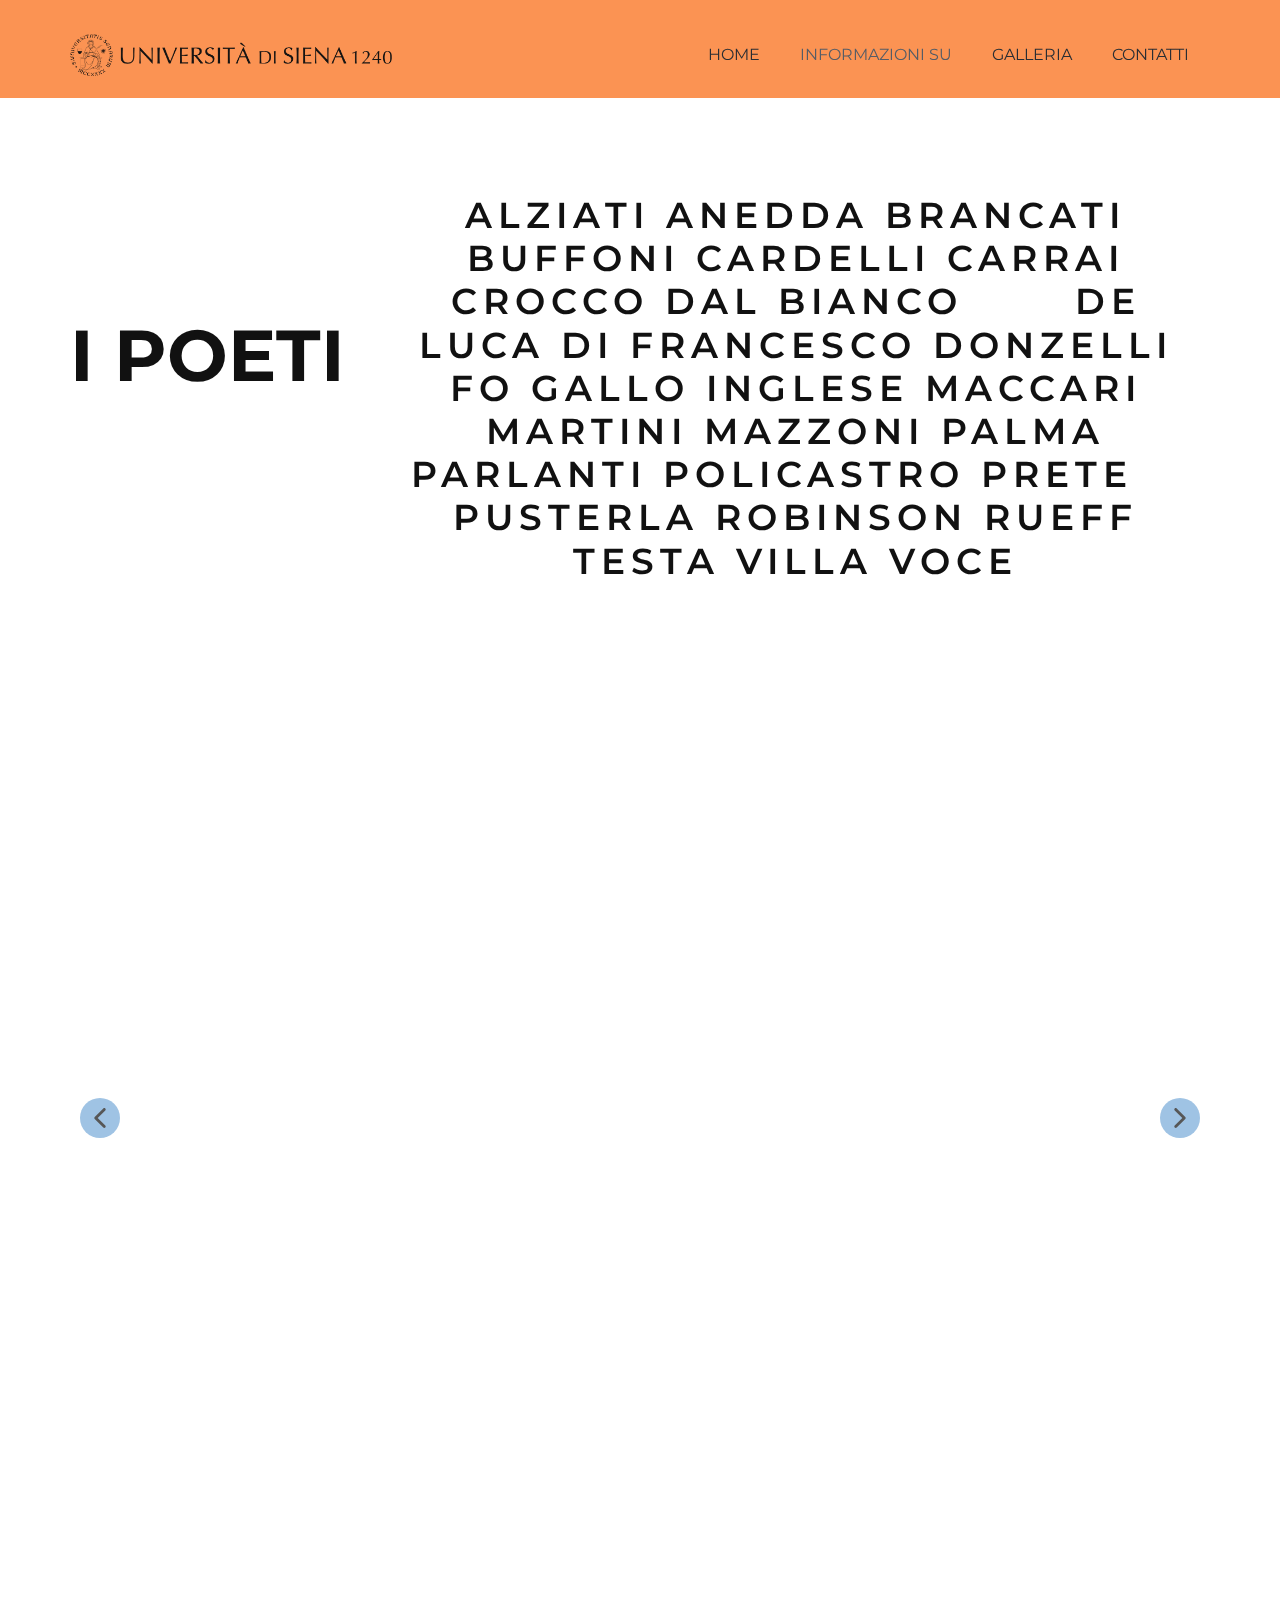
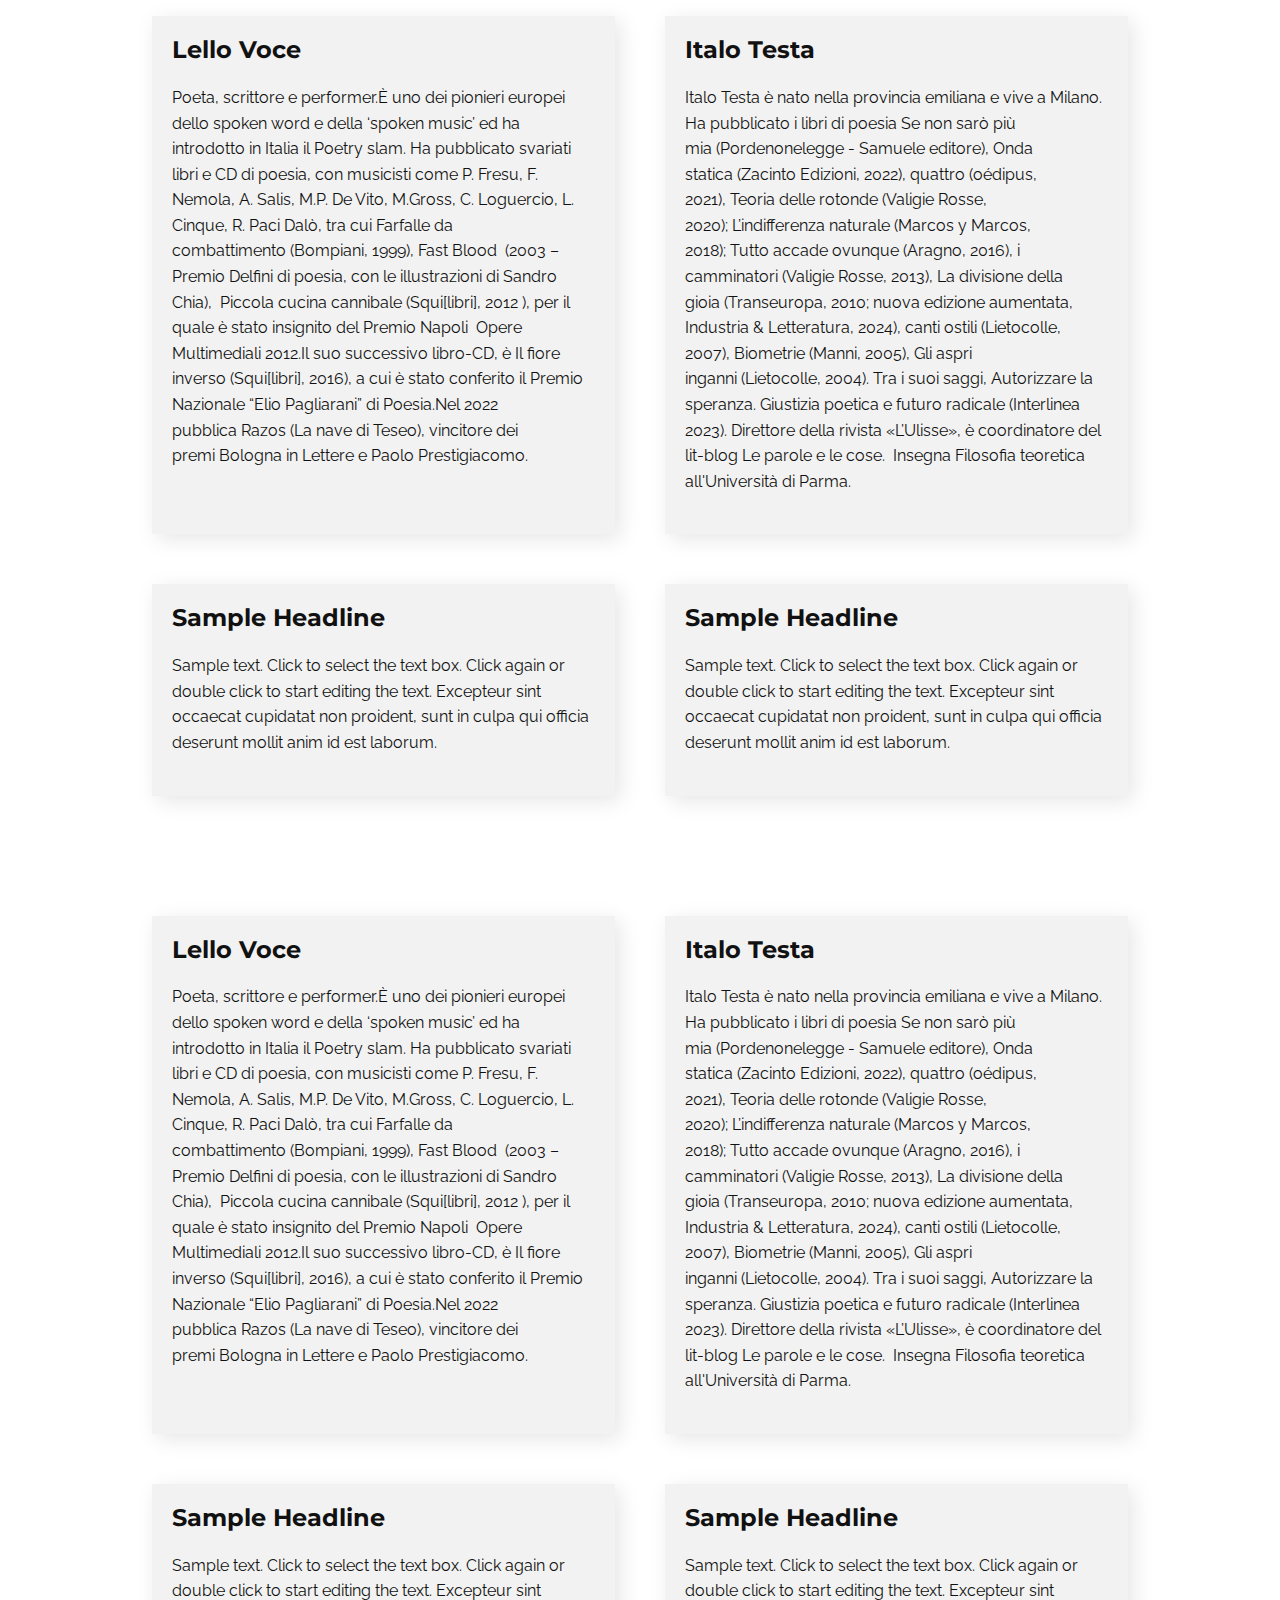
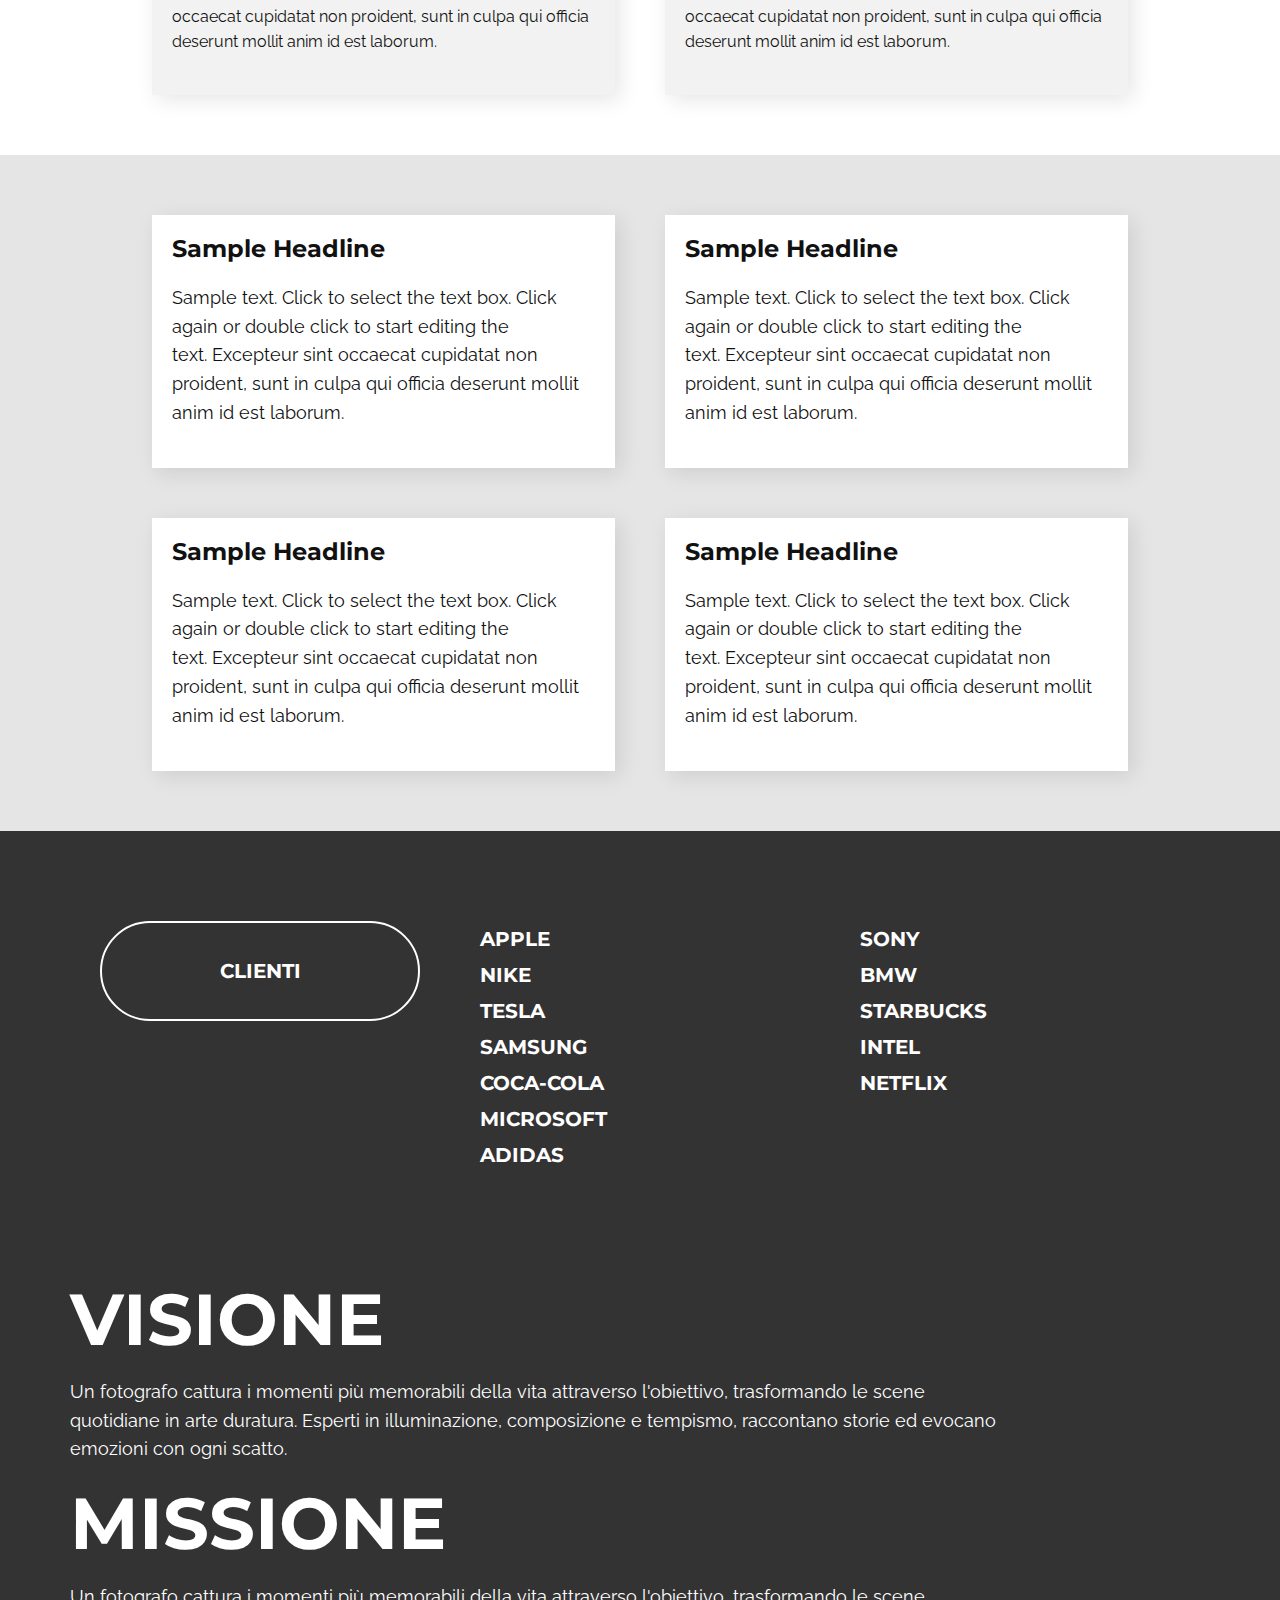
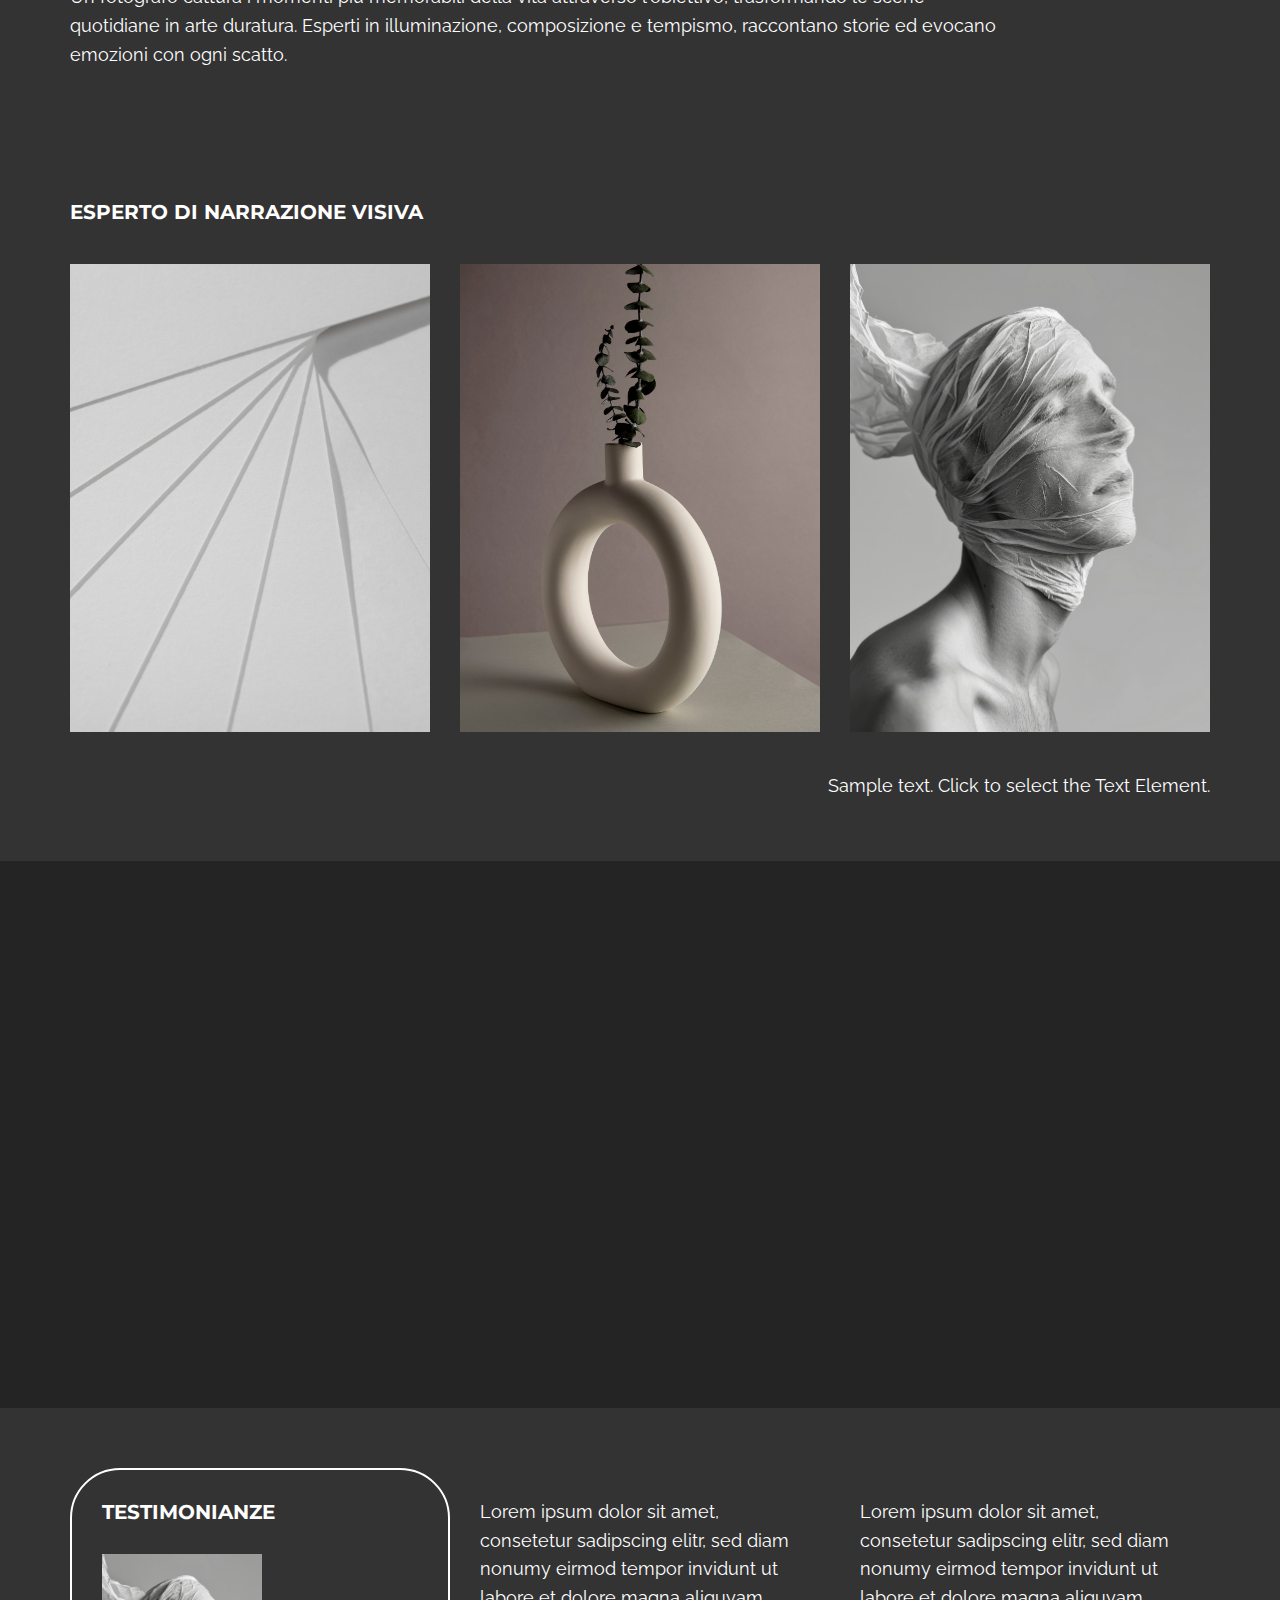
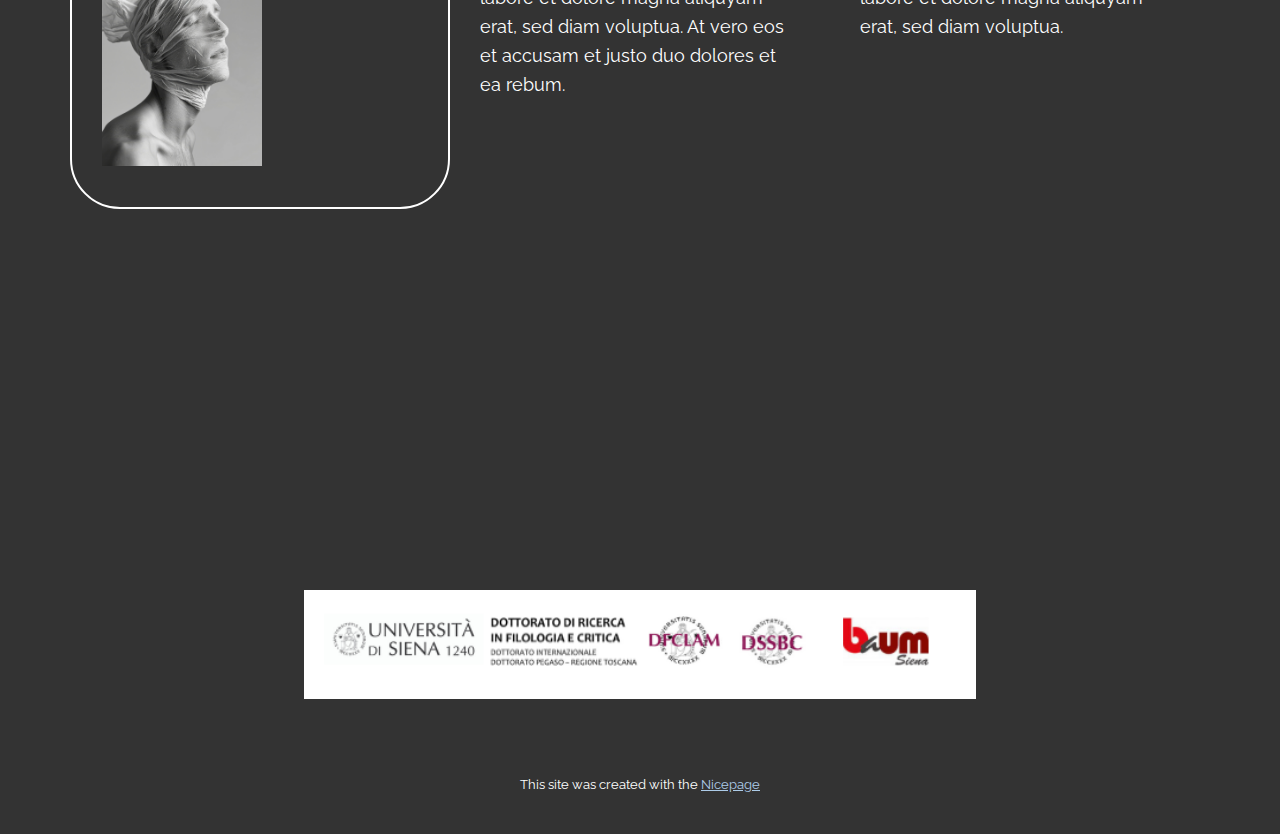
<file: Informazioni-su.html>
<!DOCTYPE html>
<html style="font-size: 16px;" lang="it"><head>
    <meta name="viewport" content="width=device-width, initial-scale=1.0">
    <meta charset="utf-8">
    <meta name="keywords" content="circa Sarah Thompson, visione, missione">
    <meta name="description" content="">
    <title>Informazioni su</title>
    <link rel="stylesheet" href="nicepage.css" media="screen">
<link rel="stylesheet" href="Informazioni-su.css" media="screen">
    <script class="u-script" type="text/javascript" src="jquery.js" defer=""></script>
    <script class="u-script" type="text/javascript" src="nicepage.js" defer=""></script>
    <meta name="generator" content="Nicepage 6.21.2, nicepage.com">
    <link id="u-theme-google-font" rel="stylesheet" href="https://fonts.googleapis.com/css?family=Montserrat:100,100i,200,200i,300,300i,400,400i,500,500i,600,600i,700,700i,800,800i,900,900i|Raleway:100,100i,200,200i,300,300i,400,400i,500,500i,600,600i,700,700i,800,800i,900,900i">
    <link id="u-page-google-font" rel="stylesheet" href="https://fonts.googleapis.com/css?family=Montserrat:100,100i,200,200i,300,300i,400,400i,500,500i,600,600i,700,700i,800,800i,900,900i">
    
    
    
    
    
    
    
    
    
    
    
    
    
    <script type="application/ld+json">{
		"@context": "http://schema.org",
		"@type": "Organization",
		"name": "Copia di Site2"
}</script>
    <meta name="theme-color" content="#478ac9">
    <meta property="og:title" content="Informazioni su">
    <meta property="og:type" content="website">
  <meta data-intl-tel-input-cdn-path="intlTelInput/"></head>
  <body data-path-to-root="./" data-include-products="false" class="u-body u-xl-mode" data-lang="it"><header class="u-clearfix u-custom-color-4 u-header u-header" id="sec-c057"><div class="u-clearfix u-sheet u-sheet-1">
        <nav class="u-menu u-menu-one-level u-offcanvas u-menu-1" data-custom-animation="{&quot;animation&quot;:{&quot;XXL&quot;:{&quot;steps&quot;:[],&quot;hidden&quot;:false,&quot;start&quot;:{&quot;at&quot;:&quot;bottom&quot;,&quot;off&quot;:0},&quot;end&quot;:{&quot;at&quot;:&quot;top&quot;,&quot;off&quot;:0}},&quot;XL&quot;:{&quot;steps&quot;:[{&quot;dist&quot;:0.5,&quot;skip&quot;:0,&quot;blur&quot;:10,&quot;sticky&quot;:false,&quot;fixed&quot;:true,&quot;mx&quot;:0,&quot;my&quot;:0,&quot;op&quot;:0,&quot;rot&quot;:0,&quot;sx&quot;:3,&quot;sy&quot;:3,&quot;bgy&quot;:0}],&quot;hidden&quot;:false,&quot;start&quot;:{&quot;at&quot;:&quot;middle&quot;,&quot;off&quot;:0},&quot;end&quot;:{&quot;at&quot;:&quot;top&quot;,&quot;off&quot;:0}},&quot;LG&quot;:{&quot;steps&quot;:[],&quot;hidden&quot;:false,&quot;start&quot;:{&quot;at&quot;:&quot;bottom&quot;,&quot;off&quot;:0},&quot;end&quot;:{&quot;at&quot;:&quot;top&quot;,&quot;off&quot;:0}},&quot;MD&quot;:{&quot;steps&quot;:[],&quot;hidden&quot;:false,&quot;start&quot;:{&quot;at&quot;:&quot;bottom&quot;,&quot;off&quot;:0},&quot;end&quot;:{&quot;at&quot;:&quot;top&quot;,&quot;off&quot;:0}},&quot;SM&quot;:{&quot;steps&quot;:[],&quot;hidden&quot;:true,&quot;start&quot;:{&quot;at&quot;:&quot;bottom&quot;,&quot;off&quot;:0},&quot;end&quot;:{&quot;at&quot;:&quot;top&quot;,&quot;off&quot;:0}},&quot;XS&quot;:{&quot;steps&quot;:[],&quot;hidden&quot;:true,&quot;start&quot;:{&quot;at&quot;:&quot;bottom&quot;,&quot;off&quot;:0},&quot;end&quot;:{&quot;at&quot;:&quot;top&quot;,&quot;off&quot;:0}}},&quot;container&quot;:&quot;&quot;}">
          <div class="menu-collapse u-custom-font u-font-montserrat" style="font-size: 1rem; letter-spacing: 0px; font-weight: 700;">
            <a class="u-button-style u-custom-color u-custom-left-right-menu-spacing u-custom-padding-bottom u-custom-text-active-color u-custom-text-color u-custom-top-bottom-menu-spacing u-hamburger-link u-nav-link u-text-active-palette-1-base u-text-hover-palette-2-base" href="#">
              <svg class="u-svg-link" viewBox="0 0 24 24"><use xlink:href="#menu-hamburger"></use></svg>
              <svg class="u-svg-content" version="1.1" id="menu-hamburger" viewBox="0 0 16 16" x="0px" y="0px" xmlns:xlink="http://www.w3.org/1999/xlink" xmlns="http://www.w3.org/2000/svg"><g><rect y="1" width="16" height="2"></rect><rect y="7" width="16" height="2"></rect><rect y="13" width="16" height="2"></rect>
</g></svg>
            </a>
          </div>
          <div class="u-custom-menu u-nav-container">
            <ul class="u-custom-font u-font-montserrat u-nav u-unstyled u-nav-1"><li class="u-nav-item"><a class="u-button-style u-nav-link u-text-active-palette-5-dark-2 u-text-hover-palette-2-base u-text-palette-5-dark-3" href="./" style="padding: 10px 20px;">Home</a>
</li><li class="u-nav-item"><a class="u-button-style u-nav-link u-text-active-palette-5-dark-2 u-text-hover-palette-2-base u-text-palette-5-dark-3" href="Informazioni-su.html" style="padding: 10px 20px;">Informazioni su</a>
</li><li class="u-nav-item"><a class="u-button-style u-nav-link u-text-active-palette-5-dark-2 u-text-hover-palette-2-base u-text-palette-5-dark-3" href="Galleria.html" style="padding: 10px 20px;">Galleria</a>
</li><li class="u-nav-item"><a class="u-button-style u-nav-link u-text-active-palette-5-dark-2 u-text-hover-palette-2-base u-text-palette-5-dark-3" href="Contatti.html" style="padding: 10px 20px;">Contatti</a>
</li></ul>
          </div>
          <div class="u-custom-menu u-nav-container-collapse">
            <div class="u-black u-container-style u-inner-container-layout u-opacity u-opacity-95 u-sidenav">
              <div class="u-inner-container-layout u-sidenav-overflow">
                <div class="u-menu-close"></div>
                <ul class="u-align-center u-nav u-popupmenu-items u-unstyled u-nav-2"><li class="u-nav-item"><a class="u-button-style u-nav-link" href="./">Home</a>
</li><li class="u-nav-item"><a class="u-button-style u-nav-link" href="Informazioni-su.html">Informazioni su</a>
</li><li class="u-nav-item"><a class="u-button-style u-nav-link" href="Galleria.html">Galleria</a>
</li><li class="u-nav-item"><a class="u-button-style u-nav-link" href="Contatti.html">Contatti</a>
</li></ul>
              </div>
            </div>
            <div class="u-black u-menu-overlay u-opacity u-opacity-70"></div>
          </div>
        </nav>
        <img class="u-image u-image-contain u-image-default u-image-1" src="images/logo_unisi.png" alt="" data-image-width="1156" data-image-height="153">
      </div></header>
    <section class="u-clearfix u-white u-section-1" id="sec-b4f3">
      <div class="u-clearfix u-sheet u-sheet-1">
        <h2 class="u-text u-text-1" data-animation-name="customAnimationIn" data-animation-duration="2000" data-animation-delay="0">i poeti</h2>
        <h3 class="u-align-center u-text u-text-2" data-animation-name="customAnimationIn" data-animation-duration="1000" data-animation-delay="0"> ALZIATI <span class="u-text-custom-color-2">ANEDDA </span>
          <span class="u-text-custom-color-2"></span>BRANCATI <span class="u-text-custom-color-2">BUFFONI </span>CARDELLI <span class="u-text-custom-color-2">CARRAI </span>CROCCO <span class="u-text-custom-color-2">DAL BIANCO</span>&nbsp; &nbsp; &nbsp; &nbsp;<span class="u-text-custom-color-2">DE LUCA</span> DI FRANCESCO
DONZELLI <span class="u-text-custom-color-2">FO</span> GALLO <span class="u-text-custom-color-2">INGLESE </span>MACCARI <span class="u-text-custom-color-2">MARTI<span class="u-text-palette-1-base"></span>NI
          </span> MAZZONI <span class="u-text-custom-color-2">PALMA</span> PARLANTI
POLICASTRO <span class="u-text-custom-color-2">PRETE&nbsp; &nbsp;</span>
          <span class="u-text-custom-color-2">PUSTERLA</span> ROBINSON
RUEFF <span class="u-text-custom-color-2">TESTA </span>VILLA <span class="u-text-custom-color-2">VOCE</span>
        </h3>
      </div>
    </section>
    <section class="u-align-center u-clearfix u-container-align-center u-white u-section-2" id="carousel_cb2a">
      <div class="u-clearfix u-sheet u-sheet-1">
        <div class="u-expanded-width u-layout-horizontal u-list u-list-1">
          <div class="u-repeater u-repeater-1">
            <div class="u-container-style u-list-item u-repeater-item u-list-item-1" data-animation-name="customAnimationIn" data-animation-duration="1500" data-animation-delay="500">
              <div class="u-container-layout u-similar-container u-valign-top u-container-layout-1">
                <h3 class="u-align-left u-custom-font u-font-montserrat u-text u-text-default u-text-1"><b>Lello Voce</b>
                </h3>
                <p class="u-align-left u-text u-text-default u-text-2"> Poeta, scrittore e performer.È uno dei pionieri europei dello spoken word e della ‘spoken music’ ed ha introdotto in Italia il Poetry slam.&nbsp;Ha pubblicato svariati libri e CD di poesia, con musicisti come P. Fresu, F. Nemola, A. Salis, M.P. De Vito, M.Gross, C. Loguercio, L. Cinque, R. Paci Dalò, tra cui&nbsp;Farfalle da combattimento&nbsp;(Bompiani, 1999),&nbsp;Fast Blood&nbsp;&nbsp;(2003 – Premio Delfini di poesia, con le illustrazioni di Sandro Chia),&nbsp;&nbsp;Piccola cucina cannibale&nbsp;(Squi[libri], 2012 ), per il quale è stato insignito del Premio Napoli&nbsp; Opere Multimediali 2012.Il suo successivo libro-CD, è&nbsp;Il fiore inverso&nbsp;(Squi[libri], 2016), a cui è stato conferito il Premio Nazionale “Elio Pagliarani” di Poesia.Nel 2022 pubblica&nbsp;Razos&nbsp;(La nave di Teseo), vincitore dei premi&nbsp;Bologna in Lettere&nbsp;e&nbsp;Paolo Prestigiacomo.</p>
              </div>
            </div>
            <div class="u-container-style u-list-item u-repeater-item u-list-item-2" data-animation-name="customAnimationIn" data-animation-duration="1500" data-animation-delay="500">
              <div class="u-container-layout u-similar-container u-valign-top u-container-layout-2">
                <h3 class="u-align-left u-custom-font u-font-montserrat u-text u-text-default u-text-3"> Italo Testa</h3>
                <p class="u-align-left u-text u-text-default u-text-4"> Italo Testa è nato nella provincia emiliana e vive a Milano. Ha pubblicato i libri di poesia&nbsp;Se non sarò più mia&nbsp;(Pordenonelegge - Samuele editore),&nbsp;Onda statica&nbsp;(Zacinto Edizioni, 2022),&nbsp;quattro&nbsp;(oédipus, 2021),&nbsp;Teoria delle rotonde&nbsp;(Valigie Rosse, 2020);&nbsp;L’indifferenza naturale&nbsp;(Marcos y Marcos, 2018);&nbsp;Tutto accade ovunque&nbsp;(Aragno, 2016),&nbsp;i camminatori&nbsp;(Valigie Rosse, 2013),&nbsp;La divisione della gioia&nbsp;(Transeuropa, 2010; nuova edizione aumentata, Industria &amp; Letteratura, 2024),&nbsp;canti ostili&nbsp;(Lietocolle, 2007),&nbsp;Biometrie&nbsp;(Manni, 2005),&nbsp;Gli aspri inganni&nbsp;(Lietocolle, 2004).&nbsp;Tra i suoi saggi,&nbsp;Autorizzare la speranza. Giustizia poetica e futuro radicale&nbsp;(Interlinea 2023). Direttore della rivista «L’Ulisse», è coordinatore del lit-blog&nbsp;Le parole e le cose.&nbsp;&nbsp;Insegna Filosofia teoretica all'Università di Parma.</p>
              </div>
            </div>
            <div class="u-container-align-left u-container-style u-list-item u-repeater-item u-list-item-3" data-animation-name="customAnimationIn" data-animation-duration="1500" data-animation-delay="500">
              <div class="u-container-layout u-similar-container u-valign-top u-container-layout-3">
                <h3 class="u-align-left u-custom-font u-font-montserrat u-text u-text-default u-text-5"> Peter Robinson&nbsp;</h3>
                <p class="u-align-left u-text u-text-default u-text-6"> Peter Robinson&nbsp;è professore di Letteratura inglese e americana all'università di Reading, Inghilterra, e cura la collana di poesia per la casa editrice Two Rivers Press.Ha pubblicato aforismi, poesie in prosa, una scelta di racconti, due romanzi, vari volumi di critica letteraria, oltre a libri di poesia e traduzioni (da Bassani, De Marchi,&nbsp;Erba, Pozzi, Sereni ed altri). Ha ricevuto il Premio Cheltenham, il Premio John Florio, e due raccomandazioni della Poetry Book Society.</p>
              </div>
            </div>
            <div class="u-container-style u-list-item u-repeater-item u-list-item-4" data-animation-name="customAnimationIn" data-animation-duration="1500" data-animation-delay="500">
              <div class="u-container-layout u-similar-container u-valign-top u-container-layout-4">
                <h3 class="u-align-left u-custom-font u-font-montserrat u-text u-text-default u-text-7"><b>Fabio Pusterla</b>
                </h3>
                <p class="u-align-left u-text u-text-default u-text-8"> Fabio Pusterla (1957) insegna all’Università della Svizzera Italiana. Attivo come studioso, saggista e traduttore, in particolare di Philippe Jaccottet, è autore di numerose raccolte poetiche, tradotte nelle principali lingue europee. Parte della sua opera è raccolta nei due volumi antologici Le terre emerse (Einaudi, 2009) e Da qualche parte nello spazio (Le Lettere, 2022). Per la casa editrice Marcos y Marcos dirige la collana poetica Le Ali.</p>
              </div>
            </div>
            <div class="u-container-style u-list-item u-repeater-item u-list-item-5" data-animation-name="customAnimationIn" data-animation-duration="1500" data-animation-delay="500">
              <div class="u-container-layout u-similar-container u-valign-top u-container-layout-5">
                <h3 class="u-align-left u-custom-font u-font-montserrat u-text u-text-default u-text-9">1965</h3>
                <p class="u-align-left u-text u-text-default u-text-10"> Duis aute irure dolor in reprehenderit in voluptate velit esse cillum dolore eu fugiat nulla pariatur. Excepteur sint occaecat cupidatat non proident, sunt in culpa qui officia deserunt mollit anim id est laborum.</p>
              </div>
            </div>
            <div class="u-container-style u-list-item u-repeater-item u-list-item-6" data-animation-name="customAnimationIn" data-animation-duration="1500" data-animation-delay="500">
              <div class="u-container-layout u-similar-container u-valign-top u-container-layout-6">
                <h3 class="u-align-left u-custom-font u-font-montserrat u-text u-text-default u-text-11">1965</h3>
                <p class="u-align-left u-text u-text-default u-text-12"> Duis aute irure dolor in reprehenderit in voluptate velit esse cillum dolore eu fugiat nulla pariatur. Excepteur sint occaecat cupidatat non proident, sunt in culpa qui officia deserunt mollit anim id est laborum.</p>
              </div>
            </div>
            <div class="u-container-style u-list-item u-repeater-item u-list-item-7" data-animation-name="customAnimationIn" data-animation-duration="1500" data-animation-delay="500">
              <div class="u-container-layout u-similar-container u-valign-top u-container-layout-7">
                <h3 class="u-align-left u-custom-font u-font-montserrat u-text u-text-default u-text-13">1965</h3>
                <p class="u-align-left u-text u-text-default u-text-14"> Duis aute irure dolor in reprehenderit in voluptate velit esse cillum dolore eu fugiat nulla pariatur. Excepteur sint occaecat cupidatat non proident, sunt in culpa qui officia deserunt mollit anim id est laborum.</p>
              </div>
            </div>
            <div class="u-container-style u-list-item u-repeater-item u-list-item-8" data-animation-name="customAnimationIn" data-animation-duration="1500" data-animation-delay="500">
              <div class="u-container-layout u-similar-container u-valign-top u-container-layout-8">
                <h3 class="u-align-left u-custom-font u-font-montserrat u-text u-text-default u-text-15">1965</h3>
                <p class="u-align-left u-text u-text-default u-text-16"> Duis aute irure dolor in reprehenderit in voluptate velit esse cillum dolore eu fugiat nulla pariatur. Excepteur sint occaecat cupidatat non proident, sunt in culpa qui officia deserunt mollit anim id est laborum.</p>
              </div>
            </div>
          </div>
          <a class="u-absolute-vcenter u-gallery-nav u-gallery-nav-prev u-hidden-sm u-hidden-xs u-hover-white u-icon-circle u-opacity u-opacity-70 u-palette-1-light-1 u-spacing-10 u-text-body-color u-text-hover-black u-gallery-nav-1" href="#" role="button">
            <span aria-hidden="true">
              <svg viewBox="0 0 451.847 451.847"><path d="M97.141,225.92c0-8.095,3.091-16.192,9.259-22.366L300.689,9.27c12.359-12.359,32.397-12.359,44.751,0
c12.354,12.354,12.354,32.388,0,44.748L173.525,225.92l171.903,171.909c12.354,12.354,12.354,32.391,0,44.744
c-12.354,12.365-32.386,12.365-44.745,0l-194.29-194.281C100.226,242.115,97.141,234.018,97.141,225.92z"></path></svg>
            </span>
            <span class="sr-only">
              <svg viewBox="0 0 451.847 451.847"><path d="M97.141,225.92c0-8.095,3.091-16.192,9.259-22.366L300.689,9.27c12.359-12.359,32.397-12.359,44.751,0
c12.354,12.354,12.354,32.388,0,44.748L173.525,225.92l171.903,171.909c12.354,12.354,12.354,32.391,0,44.744
c-12.354,12.365-32.386,12.365-44.745,0l-194.29-194.281C100.226,242.115,97.141,234.018,97.141,225.92z"></path></svg>
            </span>
          </a>
          <a class="u-absolute-vcenter u-gallery-nav u-gallery-nav-next u-hidden-sm u-hidden-xs u-hover-white u-icon-circle u-opacity u-opacity-70 u-palette-1-light-1 u-spacing-10 u-text-body-color u-text-hover-black u-gallery-nav-2" href="#" role="button">
            <span aria-hidden="true">
              <svg viewBox="0 0 451.846 451.847"><path d="M345.441,248.292L151.154,442.573c-12.359,12.365-32.397,12.365-44.75,0c-12.354-12.354-12.354-32.391,0-44.744
L278.318,225.92L106.409,54.017c-12.354-12.359-12.354-32.394,0-44.748c12.354-12.359,32.391-12.359,44.75,0l194.287,194.284
c6.177,6.18,9.262,14.271,9.262,22.366C354.708,234.018,351.617,242.115,345.441,248.292z"></path></svg>
            </span>
            <span class="sr-only">
              <svg viewBox="0 0 451.846 451.847"><path d="M345.441,248.292L151.154,442.573c-12.359,12.365-32.397,12.365-44.75,0c-12.354-12.354-12.354-32.391,0-44.744
L278.318,225.92L106.409,54.017c-12.354-12.359-12.354-32.394,0-44.748c12.354-12.359,32.391-12.359,44.75,0l194.287,194.284
c6.177,6.18,9.262,14.271,9.262,22.366C354.708,234.018,351.617,242.115,345.441,248.292z"></path></svg>
            </span>
          </a>
        </div>
      </div>
    </section>
    <section class="u-align-center u-clearfix u-container-align-center u-white u-section-3" id="sec-a6e8">
      <div class="u-clearfix u-sheet u-sheet-1">
        <div class="u-list u-list-1">
          <div class="u-repeater u-repeater-1">
            <div class="u-align-left u-container-align-left u-container-style u-grey-5 u-list-item u-repeater-item u-list-item-1">
              <div class="u-container-layout u-similar-container u-container-layout-1">
                <h4 class="u-text u-text-default u-text-1"><b>Lello Voce</b>
                </h4>
                <p class="u-text u-text-default u-text-2"> Poeta, scrittore e performer.È uno dei pionieri europei dello spoken word e della ‘spoken music’ ed ha introdotto in Italia il Poetry slam.&nbsp;Ha pubblicato svariati libri e CD di poesia, con musicisti come P. Fresu, F. Nemola, A. Salis, M.P. De Vito, M.Gross, C. Loguercio, L. Cinque, R. Paci Dalò, tra cui&nbsp;Farfalle da combattimento&nbsp;(Bompiani, 1999),&nbsp;Fast Blood&nbsp;&nbsp;(2003 – Premio Delfini di poesia, con le illustrazioni di Sandro Chia),&nbsp;&nbsp;Piccola cucina cannibale&nbsp;(Squi[libri], 2012 ), per il quale è stato insignito del Premio Napoli&nbsp; Opere Multimediali 2012.Il suo successivo libro-CD, è&nbsp;Il fiore inverso&nbsp;(Squi[libri], 2016), a cui è stato conferito il Premio Nazionale “Elio Pagliarani” di Poesia.Nel 2022 pubblica&nbsp;Razos&nbsp;(La nave di Teseo), vincitore dei premi&nbsp;Bologna in Lettere&nbsp;e&nbsp;Paolo Prestigiacomo.</p>
              </div>
            </div>
            <div class="u-align-left u-container-align-left u-container-style u-grey-5 u-list-item u-repeater-item u-video-cover u-list-item-2">
              <div class="u-container-layout u-similar-container u-container-layout-2">
                <h4 class="u-text u-text-default u-text-3">Italo Testa</h4>
                <p class="u-text u-text-default u-text-4"> Italo Testa è nato nella provincia emiliana e vive a Milano. Ha pubblicato i libri di poesia&nbsp;Se non sarò più mia&nbsp;(Pordenonelegge - Samuele editore),&nbsp;Onda statica&nbsp;(Zacinto Edizioni, 2022),&nbsp;quattro&nbsp;(oédipus, 2021),&nbsp;Teoria delle rotonde&nbsp;(Valigie Rosse, 2020);&nbsp;L’indifferenza naturale&nbsp;(Marcos y Marcos, 2018);&nbsp;Tutto accade ovunque&nbsp;(Aragno, 2016),&nbsp;i camminatori&nbsp;(Valigie Rosse, 2013),&nbsp;La divisione della gioia&nbsp;(Transeuropa, 2010; nuova edizione aumentata, Industria &amp; Letteratura, 2024),&nbsp;canti ostili&nbsp;(Lietocolle, 2007),&nbsp;Biometrie&nbsp;(Manni, 2005),&nbsp;Gli aspri inganni&nbsp;(Lietocolle, 2004).&nbsp;Tra i suoi saggi,&nbsp;Autorizzare la speranza. Giustizia poetica e futuro radicale&nbsp;(Interlinea 2023). Direttore della rivista «L’Ulisse», è coordinatore del lit-blog&nbsp;Le parole e le cose.&nbsp;&nbsp;Insegna Filosofia teoretica all'Università di Parma.</p>
              </div>
            </div>
            <div class="u-align-left u-container-align-left u-container-style u-grey-5 u-list-item u-repeater-item u-video-cover u-list-item-3">
              <div class="u-container-layout u-similar-container u-container-layout-3">
                <h4 class="u-text u-text-default u-text-5">Sample Headline</h4>
                <p class="u-text u-text-default u-text-6">Sample text. Click to select the text box. Click again or double click to start editing the text.&nbsp;Excepteur sint occaecat cupidatat non proident, sunt in culpa qui officia deserunt mollit anim id est laborum.</p>
              </div>
            </div>
            <div class="u-align-left u-container-align-left u-container-style u-grey-5 u-list-item u-repeater-item u-video-cover u-list-item-4">
              <div class="u-container-layout u-similar-container u-container-layout-4">
                <h4 class="u-text u-text-default u-text-7">Sample Headline</h4>
                <p class="u-text u-text-default u-text-8">Sample text. Click to select the text box. Click again or double click to start editing the text.&nbsp;Excepteur sint occaecat cupidatat non proident, sunt in culpa qui officia deserunt mollit anim id est laborum.</p>
              </div>
            </div>
          </div>
        </div>
      </div>
    </section>
    <section class="u-align-center u-clearfix u-container-align-center u-white u-section-4" id="carousel_fd72">
      <div class="u-clearfix u-sheet u-valign-middle u-sheet-1">
        <div class="u-list u-list-1">
          <div class="u-repeater u-repeater-1">
            <div class="u-align-left u-container-align-left u-container-style u-grey-5 u-list-item u-repeater-item u-list-item-1">
              <div class="u-container-layout u-similar-container u-container-layout-1">
                <h4 class="u-text u-text-default u-text-1"><b>Lello Voce</b>
                </h4>
                <p class="u-text u-text-default u-text-2"> Poeta, scrittore e performer.È uno dei pionieri europei dello spoken word e della ‘spoken music’ ed ha introdotto in Italia il Poetry slam.&nbsp;Ha pubblicato svariati libri e CD di poesia, con musicisti come P. Fresu, F. Nemola, A. Salis, M.P. De Vito, M.Gross, C. Loguercio, L. Cinque, R. Paci Dalò, tra cui&nbsp;Farfalle da combattimento&nbsp;(Bompiani, 1999),&nbsp;Fast Blood&nbsp;&nbsp;(2003 – Premio Delfini di poesia, con le illustrazioni di Sandro Chia),&nbsp;&nbsp;Piccola cucina cannibale&nbsp;(Squi[libri], 2012 ), per il quale è stato insignito del Premio Napoli&nbsp; Opere Multimediali 2012.Il suo successivo libro-CD, è&nbsp;Il fiore inverso&nbsp;(Squi[libri], 2016), a cui è stato conferito il Premio Nazionale “Elio Pagliarani” di Poesia.Nel 2022 pubblica&nbsp;Razos&nbsp;(La nave di Teseo), vincitore dei premi&nbsp;Bologna in Lettere&nbsp;e&nbsp;Paolo Prestigiacomo.</p>
              </div>
            </div>
            <div class="u-align-left u-container-align-left u-container-style u-grey-5 u-list-item u-repeater-item u-video-cover u-list-item-2">
              <div class="u-container-layout u-similar-container u-container-layout-2">
                <h4 class="u-text u-text-default u-text-3">Italo Testa</h4>
                <p class="u-text u-text-default u-text-4"> Italo Testa è nato nella provincia emiliana e vive a Milano. Ha pubblicato i libri di poesia&nbsp;Se non sarò più mia&nbsp;(Pordenonelegge - Samuele editore),&nbsp;Onda statica&nbsp;(Zacinto Edizioni, 2022),&nbsp;quattro&nbsp;(oédipus, 2021),&nbsp;Teoria delle rotonde&nbsp;(Valigie Rosse, 2020);&nbsp;L’indifferenza naturale&nbsp;(Marcos y Marcos, 2018);&nbsp;Tutto accade ovunque&nbsp;(Aragno, 2016),&nbsp;i camminatori&nbsp;(Valigie Rosse, 2013),&nbsp;La divisione della gioia&nbsp;(Transeuropa, 2010; nuova edizione aumentata, Industria &amp; Letteratura, 2024),&nbsp;canti ostili&nbsp;(Lietocolle, 2007),&nbsp;Biometrie&nbsp;(Manni, 2005),&nbsp;Gli aspri inganni&nbsp;(Lietocolle, 2004).&nbsp;Tra i suoi saggi,&nbsp;Autorizzare la speranza. Giustizia poetica e futuro radicale&nbsp;(Interlinea 2023). Direttore della rivista «L’Ulisse», è coordinatore del lit-blog&nbsp;Le parole e le cose.&nbsp;&nbsp;Insegna Filosofia teoretica all'Università di Parma.</p>
              </div>
            </div>
            <div class="u-align-left u-container-align-left u-container-style u-grey-5 u-list-item u-repeater-item u-video-cover u-list-item-3">
              <div class="u-container-layout u-similar-container u-container-layout-3">
                <h4 class="u-text u-text-default u-text-5">Sample Headline</h4>
                <p class="u-text u-text-default u-text-6">Sample text. Click to select the text box. Click again or double click to start editing the text.&nbsp;Excepteur sint occaecat cupidatat non proident, sunt in culpa qui officia deserunt mollit anim id est laborum.</p>
              </div>
            </div>
            <div class="u-align-left u-container-align-left u-container-style u-grey-5 u-list-item u-repeater-item u-video-cover u-list-item-4">
              <div class="u-container-layout u-similar-container u-container-layout-4">
                <h4 class="u-text u-text-default u-text-7">Sample Headline</h4>
                <p class="u-text u-text-default u-text-8">Sample text. Click to select the text box. Click again or double click to start editing the text.&nbsp;Excepteur sint occaecat cupidatat non proident, sunt in culpa qui officia deserunt mollit anim id est laborum.</p>
              </div>
            </div>
          </div>
        </div>
      </div>
    </section>
    <section class="u-align-center u-clearfix u-container-align-center u-grey-10 u-section-5" id="carousel_8653">
      <div class="u-clearfix u-sheet u-valign-middle u-sheet-1">
        <div class="u-list u-list-1">
          <div class="u-repeater u-repeater-1">
            <div class="u-align-left u-container-align-left u-container-style u-list-item u-repeater-item u-white u-list-item-1">
              <div class="u-container-layout u-similar-container u-container-layout-1">
                <h4 class="u-text u-text-default u-text-1">Sample Headline</h4>
                <p class="u-text u-text-default u-text-2">Sample text. Click to select the text box. Click again or double click to start editing the text.&nbsp;Excepteur sint occaecat cupidatat non proident, sunt in culpa qui officia deserunt mollit anim id est laborum.</p>
              </div>
            </div>
            <div class="u-align-left u-container-align-left u-container-style u-list-item u-repeater-item u-video-cover u-white u-list-item-2">
              <div class="u-container-layout u-similar-container u-container-layout-2">
                <h4 class="u-text u-text-default u-text-3">Sample Headline</h4>
                <p class="u-text u-text-default u-text-4">Sample text. Click to select the text box. Click again or double click to start editing the text.&nbsp;Excepteur sint occaecat cupidatat non proident, sunt in culpa qui officia deserunt mollit anim id est laborum.</p>
              </div>
            </div>
            <div class="u-align-left u-container-align-left u-container-style u-list-item u-repeater-item u-video-cover u-white u-list-item-3">
              <div class="u-container-layout u-similar-container u-container-layout-3">
                <h4 class="u-text u-text-default u-text-5">Sample Headline</h4>
                <p class="u-text u-text-default u-text-6">Sample text. Click to select the text box. Click again or double click to start editing the text.&nbsp;Excepteur sint occaecat cupidatat non proident, sunt in culpa qui officia deserunt mollit anim id est laborum.</p>
              </div>
            </div>
            <div class="u-align-left u-container-align-left u-container-style u-list-item u-repeater-item u-video-cover u-white u-list-item-4">
              <div class="u-container-layout u-similar-container u-container-layout-4">
                <h4 class="u-text u-text-default u-text-7">Sample Headline</h4>
                <p class="u-text u-text-default u-text-8">Sample text. Click to select the text box. Click again or double click to start editing the text.&nbsp;Excepteur sint occaecat cupidatat non proident, sunt in culpa qui officia deserunt mollit anim id est laborum.</p>
              </div>
            </div>
          </div>
        </div>
      </div>
    </section>
    <section class="u-clearfix u-grey-80 u-section-6" id="sec-bcd7">
      <div class="u-clearfix u-sheet u-sheet-1">
        <div class="data-layout-selected u-clearfix u-expanded-width u-layout-wrap u-layout-wrap-1">
          <div class="u-layout">
            <div class="u-layout-row">
              <div class="u-container-align-center u-container-style u-layout-cell u-size-20 u-layout-cell-1">
                <div class="u-container-layout u-container-layout-1">
                  <div class="u-border-2 u-border-white u-container-align-center u-container-style u-expanded-width u-group u-radius u-shape-round u-group-1">
                    <div class="u-container-layout u-valign-middle u-container-layout-2">
                      <h5 class="u-align-center u-text u-text-default u-text-1">clienti</h5>
                    </div>
                  </div>
                </div>
              </div>
              <div class="u-container-style u-layout-cell u-size-20 u-layout-cell-2">
                <div class="u-container-layout u-container-layout-3">
                  <h5 class="u-text u-text-2">Apple<br>Nike<br>Tesla<br>Samsung<br>Coca-Cola<br>Microsoft<br>Adidas
                  </h5>
                </div>
              </div>
              <div class="u-container-style u-layout-cell u-size-20 u-layout-cell-3">
                <div class="u-container-layout u-container-layout-4">
                  <h5 class="u-text u-text-3">Sony<br>BMW<br>Starbucks<br>Intel<br>Netflix
                  </h5>
                </div>
              </div>
            </div>
          </div>
        </div>
      </div>
    </section>
    <section class="u-clearfix u-container-align-left u-grey-80 u-section-7" id="sec-c1fc">
      <div class="u-clearfix u-sheet u-valign-middle u-sheet-1">
        <h2 class="u-align-left u-text u-text-default u-text-1">visione</h2>
        <p class="u-align-left u-text u-text-2">Un fotografo cattura i momenti più memorabili della vita attraverso l'obiettivo, trasformando le scene quotidiane in arte duratura. Esperti in illuminazione, composizione e tempismo, raccontano storie ed evocano emozioni con ogni scatto.</p>
        <h2 class="u-align-left u-text u-text-3">missione</h2>
        <p class="u-align-left u-text u-text-4">Un fotografo cattura i momenti più memorabili della vita attraverso l'obiettivo, trasformando le scene quotidiane in arte duratura. Esperti in illuminazione, composizione e tempismo, raccontano storie ed evocano emozioni con ogni scatto.</p>
      </div>
    </section>
    <section class="u-clearfix u-grey-80 u-section-8" id="sec-cd52">
      <div class="u-clearfix u-sheet u-sheet-1">
        <h5 class="u-text u-text-default u-text-1">Esperto di narrazione visiva</h5>
        <div class="u-expanded-width u-gallery u-layout-grid u-lightbox u-no-transition u-show-text-none u-gallery-1">
          <div class="u-gallery-inner u-gallery-inner-1">
            <div class="u-effect-hover-zoom u-gallery-item">
              <div class="u-back-slide">
                <img class="u-back-image u-expanded" src="images/2151118338.jpg">
              </div>
              <div class="u-over-slide u-shading u-over-slide-1"></div>
            </div>
            <div class="u-effect-hover-zoom u-gallery-item">
              <div class="u-back-slide">
                <img class="u-back-image u-expanded" src="images/2149334652.jpg">
              </div>
              <div class="u-over-slide u-shading u-over-slide-2"></div>
            </div>
            <div class="u-effect-hover-zoom u-gallery-item">
              <div class="u-back-slide">
                <img class="u-back-image u-expanded" src="images/2151235300.jpg">
              </div>
              <div class="u-over-slide u-shading u-over-slide-3"></div>
            </div>
          </div>
        </div>
        <p class="u-align-right u-text u-text-2">Sample text. Click to select the Text Element.</p>
      </div>
    </section>
    <section class="skrollable u-clearfix u-container-align-center u-image u-parallax u-section-9" id="sec-1c7b" data-image-width="2000" data-image-height="1333">
      <div class="u-clearfix u-sheet u-sheet-1"></div>
    </section>
    <section class="u-clearfix u-grey-80 u-section-10" id="sec-2006">
      <div class="u-clearfix u-sheet u-sheet-1">
        <div class="data-layout-selected u-clearfix u-expanded-width u-layout-wrap u-layout-wrap-1">
          <div class="u-layout">
            <div class="u-layout-row">
              <div class="u-container-style u-layout-cell u-radius u-shape-round u-size-20 u-layout-cell-1">
                <div class="u-border-2 u-border-white u-container-layout u-container-layout-1">
                  <h5 class="u-text u-text-default u-text-1">testimonianze</h5>
                  <img class="u-image u-image-default u-image-1" src="images/2151235300.jpg?rand=a10a" alt="" data-image-width="1506" data-image-height="2000">
                </div>
              </div>
              <div class="u-container-style u-layout-cell u-size-20 u-layout-cell-2">
                <div class="u-container-layout u-container-layout-2">
                  <p class="u-text u-text-default u-text-2"> Lorem ipsum dolor sit amet, consetetur sadipscing elitr, sed diam nonumy eirmod tempor invidunt ut labore et dolore magna aliquyam erat, sed diam voluptua. At vero eos et accusam et justo duo dolores et ea rebum.</p>
                </div>
              </div>
              <div class="u-container-style u-layout-cell u-size-20 u-layout-cell-3">
                <div class="u-container-layout u-container-layout-3">
                  <p class="u-text u-text-default u-text-3"> Lorem ipsum dolor sit amet, consetetur sadipscing elitr, sed diam nonumy eirmod tempor invidunt ut labore et dolore magna aliquyam erat, sed diam voluptua. <br>
                  </p>
                </div>
              </div>
            </div>
          </div>
        </div>
      </div>
    </section>
    <section class="u-clearfix u-grey-80 u-section-11" id="sec-ac36">
      <div class="u-clearfix u-sheet u-sheet-1">
        <div class="data-layout-selected u-clearfix u-expanded-width u-gutter-30 u-layout-wrap u-layout-wrap-1">
          <div class="u-layout">
            <div class="u-layout-row">
              <div class="u-container-style u-layout-cell u-radius u-shape-round u-size-30 u-layout-cell-1" data-animation-name="customAnimationIn" data-animation-duration="2000" data-animation-delay="0">
                <div class="u-border-2 u-border-white u-container-layout u-valign-middle u-container-layout-1">
                  <h3 class="u-text u-text-default u-text-1">instagram&nbsp;<span class="u-file-icon u-icon u-icon-1 u-text-white"><img src="images/875713c9.png" alt=""></span>
                  </h3>
                  <p class="u-text u-text-default u-text-2">Sample text. Click to select the Text Element.</p>
                </div>
              </div>
              <div class="u-container-align-right u-container-style u-layout-cell u-radius u-shape-round u-size-30 u-layout-cell-2" data-animation-name="customAnimationIn" data-animation-duration="2000" data-animation-delay="0">
                <div class="u-border-2 u-border-white u-container-layout u-valign-middle u-container-layout-2">
                  <h3 class="u-align-right u-text u-text-default u-text-3">prenotazione <span class="u-file-icon u-icon u-icon-2 u-text-white"><img src="images/875713c9.png" alt=""></span>
                  </h3>
                  <p class="u-align-right u-text u-text-default u-text-4">Sample text. Click to select the Text Element.</p>
                </div>
              </div>
            </div>
          </div>
        </div>
      </div>
    </section>
    
    
    
    <footer class="u-align-center u-clearfix u-container-align-center u-footer u-grey-80 u-footer" id="sec-97f8"><div class="u-clearfix u-sheet u-valign-middle u-sheet-1">
        <img class="u-image u-image-contain u-image-default u-image-1" src="images/image3.png" alt="" data-image-width="566" data-image-height="92">
      </div></footer>
    <section class="u-backlink u-clearfix u-grey-80">
      <p class="u-text">
        <span>This site was created with the </span>
        <a class="u-link" href="https://nicepage.com/" target="_blank" rel="nofollow">
          <span>Nicepage</span>
        </a>
      </p>
    </section>
  
</body></html>
</file>
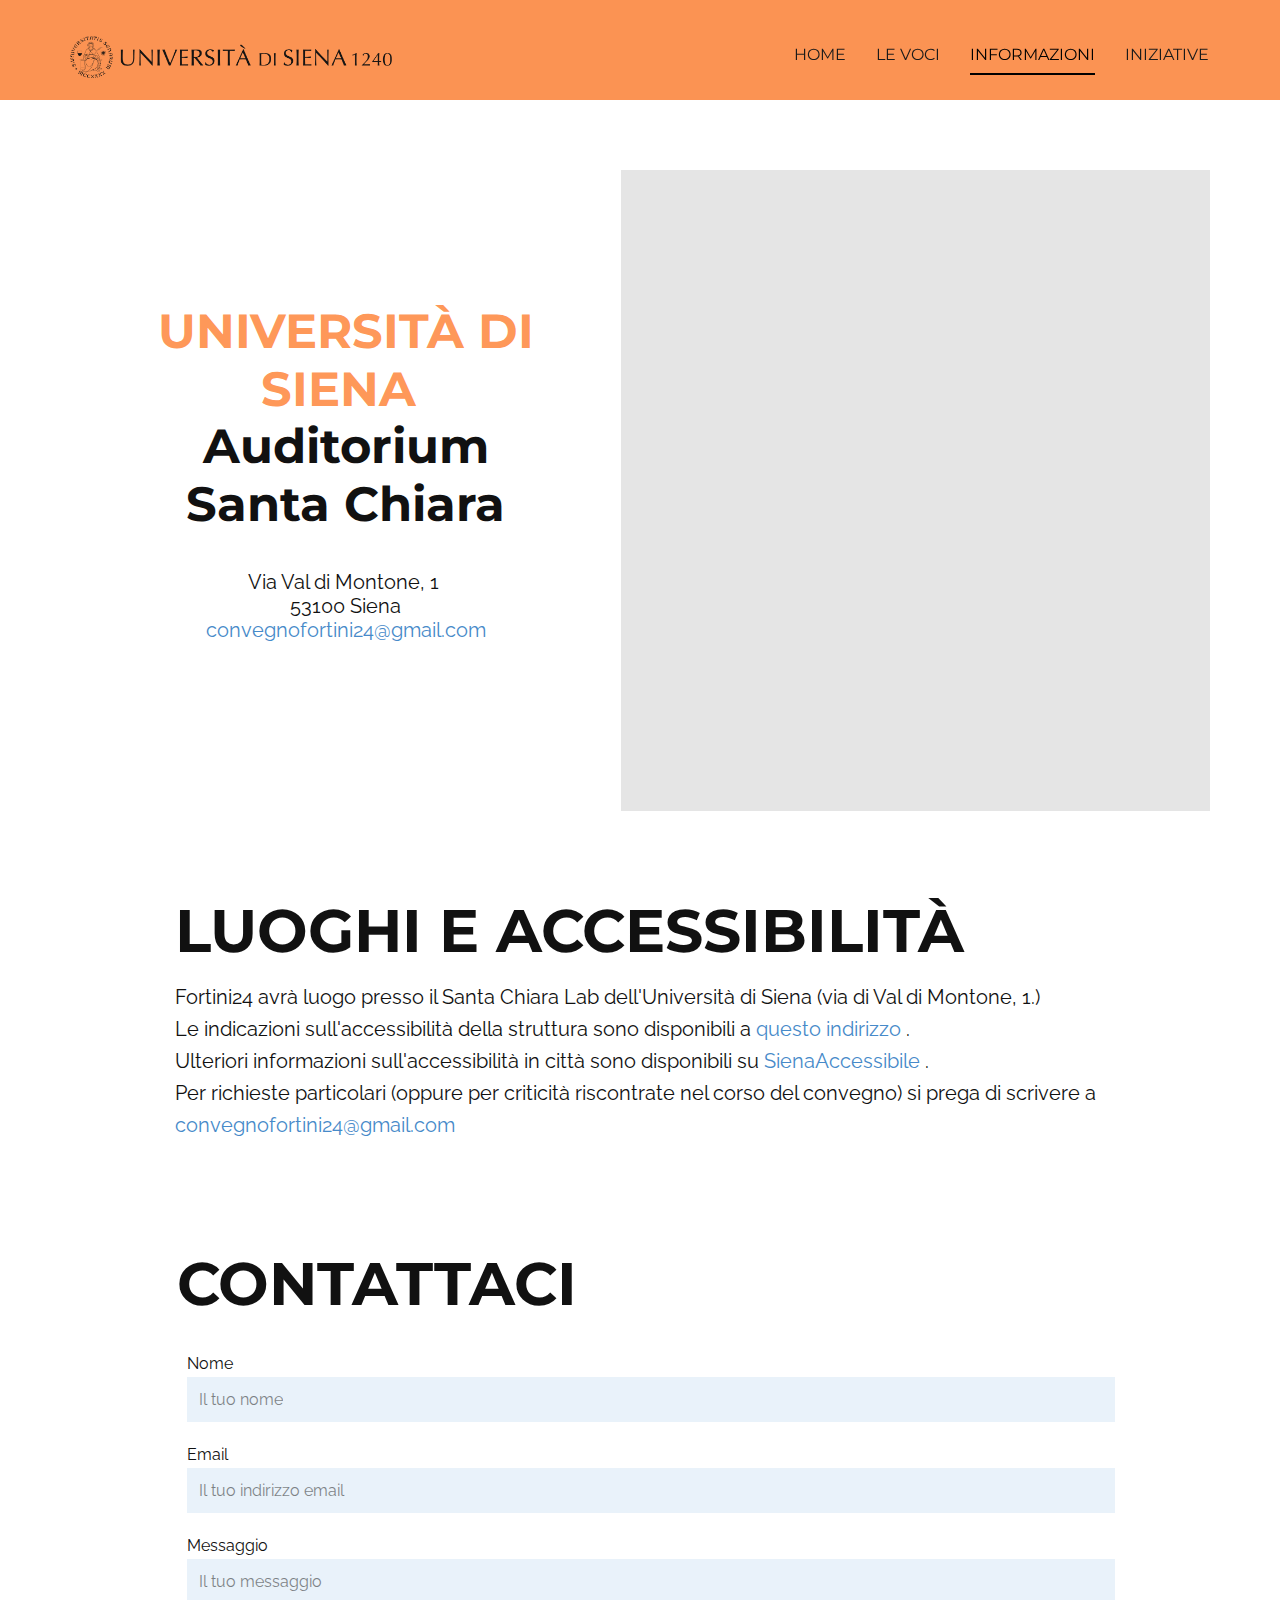
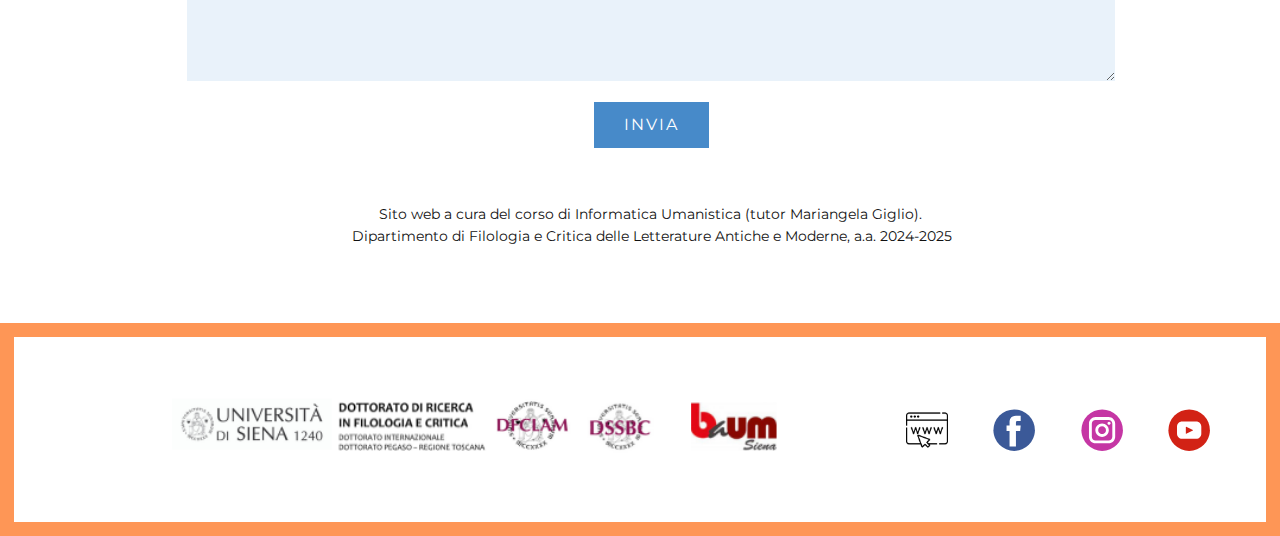
<file: Informazioni.html>
<!DOCTYPE html>
<html style="font-size: 16px;" lang="it-IT"><head>
    <meta name="viewport" content="width=device-width, initial-scale=1.0">
    <meta charset="utf-8">
    <meta name="keywords" content="Convegno Franco Fortini, Poesia, Unisi, Università di Siena, Eredità e voci per Franco Fortini, Poeti per Fortini">
    <meta name="description" content="">
    <title>Informazioni</title>
    <link rel="stylesheet" href="nicepage.css" media="screen">
<link rel="stylesheet" href="Informazioni.css" media="screen">
    <script class="u-script" type="text/javascript" src="jquery.js" defer=""></script>
    <script class="u-script" type="text/javascript" src="nicepage.js" defer=""></script>
    <meta name="referrer" content="origin">
    <meta property="og:title" content="Eredità e letture per Franco Fortini">
    <meta property="og:image" content="images/image2.png">
    <link id="u-theme-google-font" rel="stylesheet" href="https://fonts.googleapis.com/css?family=Montserrat:100,100i,200,200i,300,300i,400,400i,500,500i,600,600i,700,700i,800,800i,900,900i|Raleway:100,100i,200,200i,300,300i,400,400i,500,500i,600,600i,700,700i,800,800i,900,900i">
    <link id="u-page-google-font" rel="stylesheet" href="https://fonts.googleapis.com/css?family=Montserrat:100,100i,200,200i,300,300i,400,400i,500,500i,600,600i,700,700i,800,800i,900,900i">
    
    
    
    
    
    <script type="application/ld+json">{
		"@context": "http://schema.org",
		"@type": "Organization",
		"name": "Copia di Site2",
		"sameAs": [
				"https://www.dfclam.unisi.it/it",
				"https://www.facebook.com/dfclam.unisiena",
				"https://www.instagram.com/dfclam.unisi/?hl=it",
				"https://www.youtube.com/channel/UCrnidlR467iyE9RcTFoM9wA"
		]
}</script>
    <meta name="theme-color" content="#478ac9">
    <meta property="og:description" content="">
    <meta property="og:type" content="website">
  <meta data-intl-tel-input-cdn-path="intlTelInput/"></head>
  <body data-path-to-root="./" data-include-products="false" class="u-body u-stick-footer u-xl-mode" data-lang="it"><header class="u-clearfix u-custom-color-4 u-header u-sticky u-header" id="sec-c057"><div class="u-clearfix u-sheet u-sheet-1">
        <nav class="u-menu u-menu-one-level u-menu-open-right u-offcanvas u-offcanvas-shift u-menu-1" data-responsive-from="XS" data-submenu-level="with-reload">
          <div class="menu-collapse u-custom-font u-font-montserrat" style="font-size: 1rem; letter-spacing: 0px; font-weight: 700; text-transform: uppercase;">
            <a class="u-button-style u-custom-active-border-color u-custom-border u-custom-border-color u-custom-borders u-custom-color u-custom-effect-duration u-custom-hover-border-color u-custom-left-right-menu-spacing u-custom-padding-bottom u-custom-text-active-color u-custom-text-color u-custom-text-hover-color u-custom-top-bottom-menu-spacing u-hamburger-link u-nav-link u-text-active-palette-1-base u-text-black u-text-hover-palette-2-base u-hamburger-link-1" href="#">
              <svg class="u-svg-link" viewBox="0 0 24 24"><use xlink:href="#menu-hamburger"></use></svg>
              <svg class="u-svg-content" version="1.1" id="menu-hamburger" viewBox="0 0 16 16" x="0px" y="0px" xmlns:xlink="http://www.w3.org/1999/xlink" xmlns="http://www.w3.org/2000/svg"><g><rect y="1" width="16" height="2"></rect><rect y="7" width="16" height="2"></rect><rect y="13" width="16" height="2"></rect>
</g></svg>
            </a>
          </div>
          <div class="u-custom-menu u-nav-container">
            <ul class="u-custom-font u-font-montserrat u-nav u-spacing-30 u-unstyled u-nav-1"><li class="u-nav-item"><a class="u-border-2 u-border-active-black u-border-hover-black u-border-no-left u-border-no-right u-border-no-top u-button-style u-nav-link u-text-active-black u-text-grey-90 u-text-hover-grey-90" href="./" style="padding: 10px 0px;">Home</a>
</li><li class="u-nav-item"><a class="u-border-2 u-border-active-black u-border-hover-black u-border-no-left u-border-no-right u-border-no-top u-button-style u-nav-link u-text-active-black u-text-grey-90 u-text-hover-grey-90" href="Le-voci.html" style="padding: 10px 0px;">Le voci</a>
</li><li class="u-nav-item"><a class="u-border-2 u-border-active-black u-border-hover-black u-border-no-left u-border-no-right u-border-no-top u-button-style u-nav-link u-text-active-black u-text-grey-90 u-text-hover-grey-90" href="Informazioni.html" style="padding: 10px 0px;">Informazioni</a>
</li><li class="u-nav-item"><a class="u-border-2 u-border-active-black u-border-hover-black u-border-no-left u-border-no-right u-border-no-top u-button-style u-nav-link u-text-active-black u-text-grey-90 u-text-hover-grey-90" href="Iniziative.html" style="padding: 10px 0px;">Iniziative</a>
</li></ul>
          </div>
          <div class="u-custom-menu u-nav-container-collapse">
            <div class="u-border-2 u-border-grey-75 u-container-style u-inner-container-layout u-opacity u-opacity-95 u-sidenav u-sidenav-1" data-offcanvas-width="187">
              <div class="u-inner-container-layout u-sidenav-overflow">
                <div class="u-menu-close"></div>
                <ul class="u-active-black u-align-center u-black u-enable-responsive u-hover-black u-nav u-offcanvas u-offcanvas-shift u-popupmenu-items u-spacing-12 u-text-active-white u-text-hover-custom-color-4 u-unstyled u-nav-2" data-responsive-from="MD"><li class="u-nav-item"><a class="u-button-style u-nav-link" href="./">Home</a>
</li><li class="u-nav-item"><a class="u-button-style u-nav-link" href="Le-voci.html">Le voci</a>
</li><li class="u-nav-item"><a class="u-button-style u-nav-link" href="Informazioni.html">Informazioni</a>
</li><li class="u-nav-item"><a class="u-button-style u-nav-link" href="Iniziative.html">Iniziative</a>
</li></ul>
              </div>
            </div>
            <div class="u-menu-overlay u-opacity u-opacity-70"></div>
          </div>
          <style class="menu-style">@media (max-width: 539px) {
                    [data-responsive-from="XS"] .u-nav-container {
                        display: none;
                    }
                    [data-responsive-from="XS"] .menu-collapse {
                        display: block;
                    }
                }</style>
        </nav>
        <img class="u-image u-image-contain u-image-default u-image-1" src="images/logo_unisi.png" alt="" data-image-width="1156" data-image-height="153" data-href="https://www.unisi.it/" data-target="_blank">
      </div></header>
    <section class="u-clearfix u-white u-section-1" id="sec-18b9">
      <div class="u-clearfix u-sheet u-valign-middle u-sheet-1">
        <div class="data-layout-selected u-clearfix u-expanded-width u-layout-wrap u-layout-wrap-1">
          <div class="u-layout">
            <div class="u-layout-row">
              <div class="u-align-left u-container-align-left u-container-style u-layout-cell u-left-cell u-size-29 u-layout-cell-1">
                <div class="u-container-layout u-container-layout-1">
                  <h2 class="u-align-center u-text u-text-1">
                    <span class="u-text-custom-color-4"> UNIVERSITÀ DI SIENA&nbsp;</span>
                    <br>Auditorium Santa Chiara
                  </h2>
                  <p class="u-align-center u-text u-text-2">Via Val di Montone, 1&nbsp;</p>
                  <p class="u-align-center u-text u-text-3">53100 Siena</p>
                  <p class="u-align-center u-text u-text-4">
                    <a class="u-active-none u-border-none u-btn u-button-link u-button-style u-hover-none u-none u-text-palette-1-base u-btn-1" data-href="#"> convegnofortini24@gmail.com</a>
                  </p>
                </div>
              </div>
              <div class="u-container-style u-layout-cell u-right-cell u-size-31 u-layout-cell-2">
                <div class="u-container-layout u-container-layout-2">
                  <div class="u-expanded u-grey-10 u-map">
                    <div class="embed-responsive">
                      <iframe class="embed-responsive-item" src="https://maps.google.com/maps?output=embed&amp;q=Siena%20via%20Val%20di%20Montone%201&amp;z=17&amp;t=m" data-map="[base64]"></iframe>
                    </div>
                  </div>
                </div>
              </div>
            </div>
          </div>
        </div>
      </div>
    </section>
  <section class="u-clearfix u-white u-section-2" id="carousel_2dfe">
  <div class="u-clearfix u-sheet u-sheet-1">
    <h2 class="u-text u-text-default u-text-1">Luoghi e accessibilità</h2>
    <p class="u-align-left u-text u-text-2">
      Fortini24 avrà luogo presso il Santa Chiara Lab dell'Università di Siena (via di Val di Montone, 1.)<br>
      Le indicazioni sull'accessibilità della struttura sono disponibili a 
      <a href="https://www.unisi.it/ateneo/lavorare-unisi/accoglienza-disabili-e-servizi-dsa/accessibilit%C3%A0-delle-sedi-didattiche-6"
        class="u-active-none u-border-none u-btn u-button-link u-button-style u-hover-none u-none u-text-palette-1-base u-btn-1"
        target="_blank">
        questo indirizzo
      </a>.<br>
      Ulteriori informazioni sull'accessibilità in città sono disponibili su 
      <a href="https://accessibile.siena.it/"
        class="u-active-none u-border-none u-btn u-button-link u-button-style u-hover-none u-none u-text-palette-1-base u-btn-2"
        target="_blank">
        SienaAccessibile
      </a>.<br>
    Per richieste particolari (oppure per criticità riscontrate nel corso del convegno) si prega di scrivere a 
<a href="mailto:convegnofortini24@gmail.com" class="u-text-palette-1-base">
    convegnofortini24@gmail.com
</a>
    </p>
  </div>
</section>

    <section class="u-align-center u-clearfix u-white u-section-3" id="sec-3a49">
      <div class="u-clearfix u-sheet u-sheet-1">
        <h2 class="u-text u-text-default u-text-1">Contattaci</h2>
        <div class="u-form u-form-1">
          <form action="https://forms.nicepagesrv.com/v2/form/process" class="u-clearfix u-form-spacing-20 u-form-vertical u-inner-form" style="padding: 10px" source="email" name="form">
            <div class="u-form-group u-form-name u-label-top">
              <label for="name-3b9a" class="u-label">Nome</label>
              <input type="text" placeholder="Il tuo nome" id="name-3b9a" name="name" class="u-border-none u-input u-input-rectangle u-palette-1-light-3 u-input-1" required="">
            </div>
            <div class="u-form-email u-form-group u-label-top">
              <label for="email-3b9a" class="u-label">Email</label>
              <input type="email" placeholder="Il tuo indirizzo email" id="email-3b9a" name="email" class="u-border-none u-input u-input-rectangle u-palette-1-light-3 u-input-2" required="">
            </div>
            <div class="u-form-group u-form-message u-label-top">
              <label for="message-3b9a" class="u-label">Messaggio</label>
              <textarea placeholder="Il tuo messaggio" rows="4" cols="50" id="message-3b9a" name="message" class="u-border-none u-input u-input-rectangle u-palette-1-light-3 u-input-3" required=""></textarea>
            </div>
            <div class="u-align-center u-form-group u-form-submit u-label-top">
              <a href="#" class="u-border-none u-btn u-btn-rectangle u-btn-submit u-button-style u-palette-1-base u-btn-1">Invia</a>
              <input type="submit" value="submit" class="u-form-control-hidden">
            </div>
            <div class="u-form-send-message u-form-send-success">Grazie! Il tuo messaggio è stato spedito correttamente.</div>
            <div class="u-form-send-error u-form-send-message">ERRORE! Invio messaggio non riuscito.</div>
            <input type="hidden" value="" name="recaptchaResponse">
            <input type="hidden" name="formServices" value="14cfa69a-efaf-a941-4b6c-a843c4c69b74">
          </form>
        </div>
        <p class="u-custom-font u-font-montserrat u-small-text u-text u-text-default u-text-variant u-text-2">Sito web a cura del corso di Informatica Umanistica (tutor Mariangela Giglio).<br>&nbsp;Dipartimento di Filologia e Critica delle Letterature Antiche e Moderne, a.a. 2024-2025
        </p>
      </div>
    </section>
    
    
    
    <footer class="u-border-14 u-border-custom-color-4 u-clearfix u-footer u-white" id="sec-97f8"><div class="u-clearfix u-sheet u-valign-middle u-sheet-1">
        <div class="data-layout-selected u-clearfix u-expanded-width u-gutter-0 u-layout-wrap u-layout-wrap-1">
          <div class="u-gutter-0 u-layout">
            <div class="u-layout-row">
              <div class="u-align-left u-container-align-left u-container-style u-layout-cell u-left-cell u-size-44 u-layout-cell-1">
                <div class="u-container-layout u-valign-middle u-container-layout-1">
                  <img class="u-image u-image-contain u-image-default u-image-1" src="images/image3.png" alt="" data-image-width="566" data-image-height="92">
                </div>
              </div>
              <div class="u-align-right u-container-align-right u-container-style u-layout-cell u-right-cell u-size-16 u-layout-cell-2">
                <div class="u-container-layout u-valign-middle u-container-layout-2">
                  <div class="u-social-icons u-spacing-45 u-social-icons-1">
                    <a class="u-social-url" target="_blank" data-type="Custom" title="Sito Web" href="https://www.dfclam.unisi.it/it"><span class="u-file-icon u-icon u-social-custom u-social-icon u-icon-1"><img src="images/2721688.png" alt=""></span>
                    </a>
                    <a class="u-social-url" title="facebook" target="_blank" href="https://www.facebook.com/dfclam.unisiena"><span class="u-icon u-social-facebook u-social-icon u-icon-2"><svg class="u-svg-link" preserveAspectRatio="xMidYMin slice" viewBox="0 0 112 112" style=""><use xlink:href="#svg-fb87"></use></svg><svg class="u-svg-content" viewBox="0 0 112 112" x="0" y="0" id="svg-fb87"><circle fill="currentColor" cx="56.1" cy="56.1" r="55"></circle><path fill="#FFFFFF" d="M73.5,31.6h-9.1c-1.4,0-3.6,0.8-3.6,3.9v8.5h12.6L72,58.3H60.8v40.8H43.9V58.3h-8V43.9h8v-9.2
      c0-6.7,3.1-17,17-17h12.5v13.9H73.5z"></path></svg></span>
                    </a>
                    <a class="u-social-url" target="_blank" data-type="Instagram" title="Instagram" href="https://www.instagram.com/dfclam.unisi/?hl=it"><span class="u-icon u-social-icon u-social-instagram u-icon-3"><svg class="u-svg-link" preserveAspectRatio="xMidYMin slice" viewBox="0 0 112 112" style=""><use xlink:href="#svg-b38c"></use></svg><svg class="u-svg-content" viewBox="0 0 112 112" x="0" y="0" id="svg-b38c"><circle fill="currentColor" cx="56.1" cy="56.1" r="55"></circle><path fill="#FFFFFF" d="M55.9,38.2c-9.9,0-17.9,8-17.9,17.9C38,66,46,74,55.9,74c9.9,0,17.9-8,17.9-17.9C73.8,46.2,65.8,38.2,55.9,38.2
      z M55.9,66.4c-5.7,0-10.3-4.6-10.3-10.3c-0.1-5.7,4.6-10.3,10.3-10.3c5.7,0,10.3,4.6,10.3,10.3C66.2,61.8,61.6,66.4,55.9,66.4z"></path><path fill="#FFFFFF" d="M74.3,33.5c-2.3,0-4.2,1.9-4.2,4.2s1.9,4.2,4.2,4.2s4.2-1.9,4.2-4.2S76.6,33.5,74.3,33.5z"></path><path fill="#FFFFFF" d="M73.1,21.3H38.6c-9.7,0-17.5,7.9-17.5,17.5v34.5c0,9.7,7.9,17.6,17.5,17.6h34.5c9.7,0,17.5-7.9,17.5-17.5V38.8
      C90.6,29.1,82.7,21.3,73.1,21.3z M83,73.3c0,5.5-4.5,9.9-9.9,9.9H38.6c-5.5,0-9.9-4.5-9.9-9.9V38.8c0-5.5,4.5-9.9,9.9-9.9h34.5
      c5.5,0,9.9,4.5,9.9,9.9V73.3z"></path></svg></span>
                    </a>
                    <a class="u-social-url" target="_blank" data-type="YouTube" title="YouTube" href="https://www.youtube.com/channel/UCrnidlR467iyE9RcTFoM9wA"><span class="u-icon u-social-icon u-social-youtube u-icon-4"><svg class="u-svg-link" preserveAspectRatio="xMidYMin slice" viewBox="0 0 112 112" style=""><use xlink:href="#svg-7a92"></use></svg><svg class="u-svg-content" viewBox="0 0 112 112" x="0" y="0" id="svg-7a92"><circle fill="currentColor" cx="56.1" cy="56.1" r="55"></circle><path fill="#FFFFFF" d="M74.9,33.3H37.3c-7.4,0-13.4,6-13.4,13.4v18.8c0,7.4,6,13.4,13.4,13.4h37.6c7.4,0,13.4-6,13.4-13.4V46.7 C88.3,39.3,82.3,33.3,74.9,33.3L74.9,33.3z M65.9,57l-17.6,8.4c-0.5,0.2-1-0.1-1-0.6V47.5c0-0.5,0.6-0.9,1-0.6l17.6,8.9 C66.4,56,66.4,56.8,65.9,57L65.9,57z"></path></svg></span>
                    </a>
                  </div>
                </div>
              </div>
            </div>
          </div>
        </div>
      </div></footer>

  
</body></html>
</file>
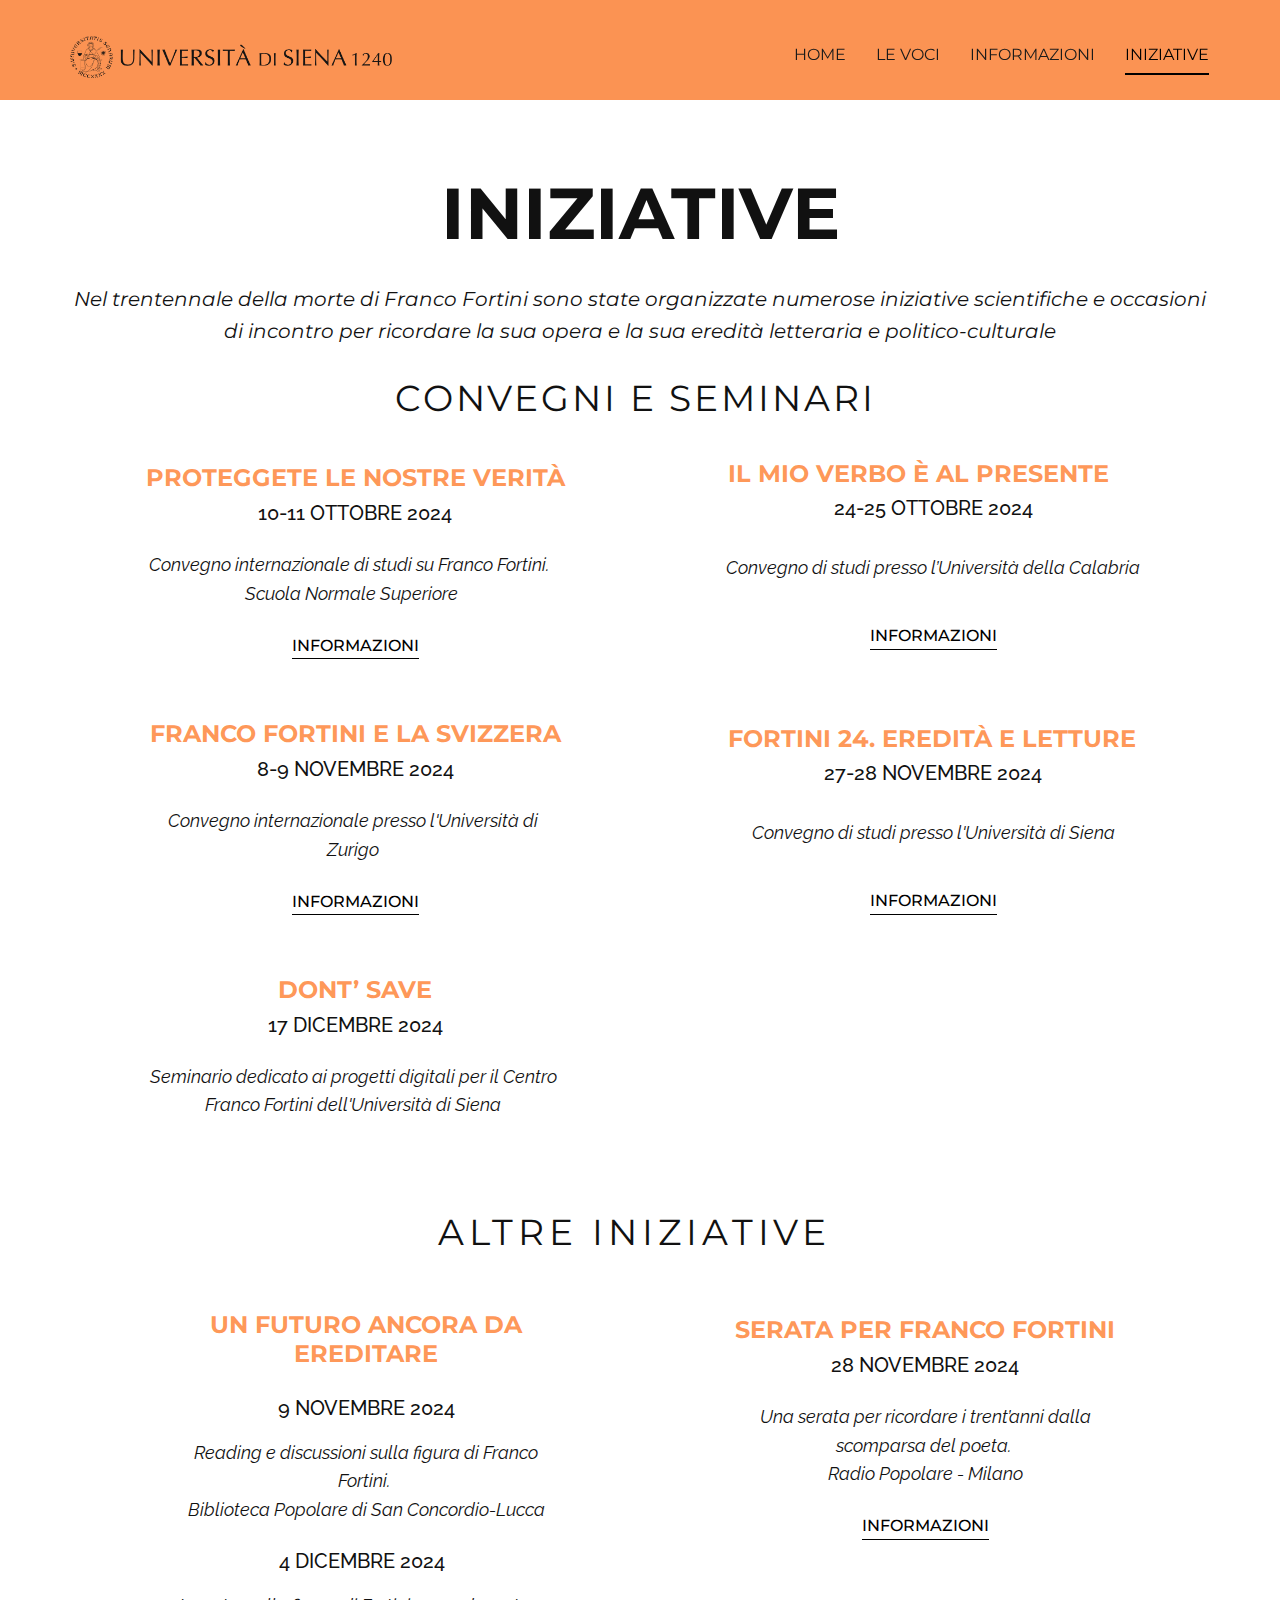
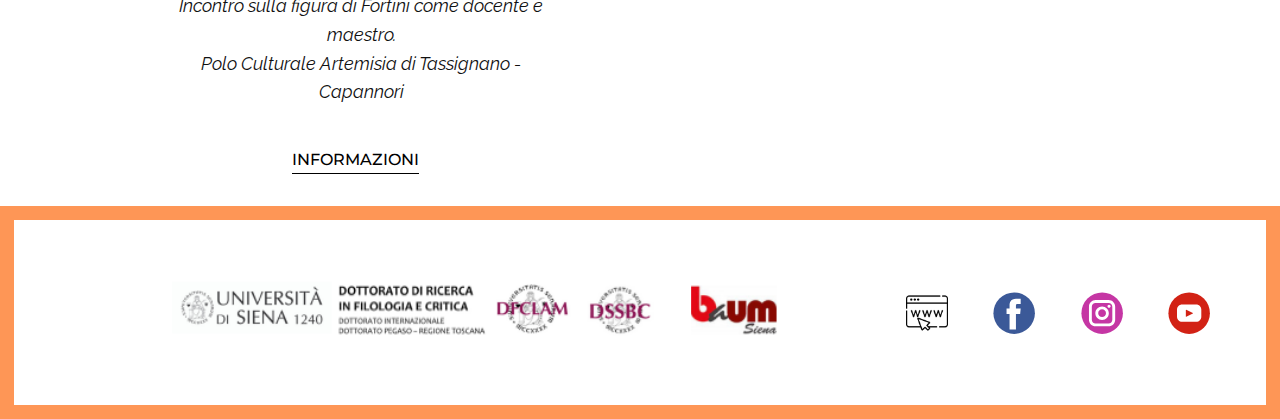
<file: Iniziative.html>
<!DOCTYPE html>
<html style="font-size: 16px;" lang="it-IT"><head>
    <meta name="viewport" content="width=device-width, initial-scale=1.0">
    <meta charset="utf-8">
    <meta name="keywords" content="Convegno Franco Fortini, Poesia, Unisi, Università di Siena, Eredità e voci per Franco Fortini, Poeti per Fortini">
    <meta name="description" content="">
    <title>Iniziative</title>
    <link rel="stylesheet" href="nicepage.css" media="screen">
<link rel="stylesheet" href="Iniziative.css" media="screen">
    <script class="u-script" type="text/javascript" src="jquery.js" defer=""></script>
    <script class="u-script" type="text/javascript" src="nicepage.js" defer=""></script>
    <link id="u-theme-google-font" rel="stylesheet" href="https://fonts.googleapis.com/css?family=Montserrat:100,100i,200,200i,300,300i,400,400i,500,500i,600,600i,700,700i,800,800i,900,900i|Raleway:100,100i,200,200i,300,300i,400,400i,500,500i,600,600i,700,700i,800,800i,900,900i">
    <link id="u-page-google-font" rel="stylesheet" href="https://fonts.googleapis.com/css?family=Montserrat:100,100i,200,200i,300,300i,400,400i,500,500i,600,600i,700,700i,800,800i,900,900i">
    
    
    
    
    <script type="application/ld+json">{
		"@context": "http://schema.org",
		"@type": "Organization",
		"name": "Copia di Site2",
		"sameAs": [
				"https://www.dfclam.unisi.it/it",
				"https://www.facebook.com/dfclam.unisiena",
				"https://www.instagram.com/dfclam.unisi/?hl=it",
				"https://www.youtube.com/channel/UCrnidlR467iyE9RcTFoM9wA"
		]
}</script>
    <meta name="theme-color" content="#478ac9">
    <meta property="og:title" content="Iniziative">
    <meta property="og:description" content="">
    <meta property="og:type" content="website">
  <meta data-intl-tel-input-cdn-path="intlTelInput/"></head>
  <body data-path-to-root="./" data-include-products="false" class="u-body u-xl-mode" data-lang="it"><header class="u-clearfix u-custom-color-4 u-header u-sticky u-header" id="sec-c057"><div class="u-clearfix u-sheet u-sheet-1">
        <nav class="u-menu u-menu-one-level u-menu-open-right u-offcanvas u-offcanvas-shift u-menu-1" data-responsive-from="XS" data-submenu-level="with-reload">
          <div class="menu-collapse u-custom-font u-font-montserrat" style="font-size: 1rem; letter-spacing: 0px; font-weight: 700; text-transform: uppercase;">
            <a class="u-button-style u-custom-active-border-color u-custom-border u-custom-border-color u-custom-borders u-custom-color u-custom-effect-duration u-custom-hover-border-color u-custom-left-right-menu-spacing u-custom-padding-bottom u-custom-text-active-color u-custom-text-color u-custom-text-hover-color u-custom-top-bottom-menu-spacing u-hamburger-link u-nav-link u-text-active-palette-1-base u-text-black u-text-hover-palette-2-base u-hamburger-link-1" href="#">
              <svg class="u-svg-link" viewBox="0 0 24 24"><use xlink:href="#menu-hamburger"></use></svg>
              <svg class="u-svg-content" version="1.1" id="menu-hamburger" viewBox="0 0 16 16" x="0px" y="0px" xmlns:xlink="http://www.w3.org/1999/xlink" xmlns="http://www.w3.org/2000/svg"><g><rect y="1" width="16" height="2"></rect><rect y="7" width="16" height="2"></rect><rect y="13" width="16" height="2"></rect>
</g></svg>
            </a>
          </div>
          <div class="u-custom-menu u-nav-container">
            <ul class="u-custom-font u-font-montserrat u-nav u-spacing-30 u-unstyled u-nav-1"><li class="u-nav-item"><a class="u-border-2 u-border-active-black u-border-hover-black u-border-no-left u-border-no-right u-border-no-top u-button-style u-nav-link u-text-active-black u-text-grey-90 u-text-hover-grey-90" href="./" style="padding: 10px 0px;">Home</a>
</li><li class="u-nav-item"><a class="u-border-2 u-border-active-black u-border-hover-black u-border-no-left u-border-no-right u-border-no-top u-button-style u-nav-link u-text-active-black u-text-grey-90 u-text-hover-grey-90" href="Le-voci.html" style="padding: 10px 0px;">Le voci</a>
</li><li class="u-nav-item"><a class="u-border-2 u-border-active-black u-border-hover-black u-border-no-left u-border-no-right u-border-no-top u-button-style u-nav-link u-text-active-black u-text-grey-90 u-text-hover-grey-90" href="Informazioni.html" style="padding: 10px 0px;">Informazioni</a>
</li><li class="u-nav-item"><a class="u-border-2 u-border-active-black u-border-hover-black u-border-no-left u-border-no-right u-border-no-top u-button-style u-nav-link u-text-active-black u-text-grey-90 u-text-hover-grey-90" href="Iniziative.html" style="padding: 10px 0px;">Iniziative</a>
</li></ul>
          </div>
          <div class="u-custom-menu u-nav-container-collapse">
            <div class="u-border-2 u-border-grey-75 u-container-style u-inner-container-layout u-opacity u-opacity-95 u-sidenav u-sidenav-1" data-offcanvas-width="187">
              <div class="u-inner-container-layout u-sidenav-overflow">
                <div class="u-menu-close"></div>
                <ul class="u-active-black u-align-center u-black u-enable-responsive u-hover-black u-nav u-offcanvas u-offcanvas-shift u-popupmenu-items u-spacing-12 u-text-active-white u-text-hover-custom-color-4 u-unstyled u-nav-2" data-responsive-from="MD"><li class="u-nav-item"><a class="u-button-style u-nav-link" href="./">Home</a>
</li><li class="u-nav-item"><a class="u-button-style u-nav-link" href="Le-voci.html">Le voci</a>
</li><li class="u-nav-item"><a class="u-button-style u-nav-link" href="Informazioni.html">Informazioni</a>
</li><li class="u-nav-item"><a class="u-button-style u-nav-link" href="Iniziative.html">Iniziative</a>
</li></ul>
              </div>
            </div>
            <div class="u-menu-overlay u-opacity u-opacity-70"></div>
          </div>
          <style class="menu-style">@media (max-width: 539px) {
                    [data-responsive-from="XS"] .u-nav-container {
                        display: none;
                    }
                    [data-responsive-from="XS"] .menu-collapse {
                        display: block;
                    }
                }</style>
        </nav>
        <img class="u-image u-image-contain u-image-default u-image-1" src="images/logo_unisi.png" alt="" data-image-width="1156" data-image-height="153" data-href="https://www.unisi.it/" data-target="_blank">
      </div></header>
    <section class="u-clearfix u-white u-section-1" id="carousel_9a28">
      <div class="u-clearfix u-sheet u-sheet-1">
        <h2 class="u-align-center u-text u-text-default u-text-1">iniziative<br>
        </h2>
        <p class="u-align-center u-custom-font u-font-montserrat u-text u-text-default u-text-2"> Nel trentennale della morte di Franco Fortini sono state organizzate numerose iniziative scientifiche e occasioni di incontro per ricordare la sua opera e la sua eredità letteraria e politico-culturale<br>
        </p>
        <h3 class="u-align-left u-text u-text-3">convegni e seminari</h3>
        <div class="data-layout-selected u-clearfix u-expanded-width u-layout-wrap u-layout-wrap-1">
          <div class="u-layout">
            <div class="u-layout-row">
              <div class="u-container-align-center u-container-style u-layout-cell u-shape-rectangle u-size-30 u-layout-cell-1">
                <div class="u-container-layout u-container-layout-1">
                  <div class="u-expanded-width u-list u-list-1">
                    <div class="u-repeater u-repeater-1">
                      <div class="u-container-style u-list-item u-repeater-item">
                        <div class="u-container-layout u-similar-container u-container-layout-2">
                          <h4 class="u-align-center u-text u-text-custom-color-4 u-text-default u-text-4"> Proteggete le nostre verità</h4>
                          <h5 class="u-align-center u-custom-font u-text u-text-default u-text-font u-text-5">10-11 ottobre 2024 </h5>
                          <p class="u-align-center u-text u-text-default u-text-6"> Convegno internazionale di studi su Franco Fortini.&nbsp;<br>Scuola Normale Superiore
                          </p>
                          <a href="https://www.sns.it/it/evento/proteggete-le-nostre-verita" class="u-active-none u-align-center u-border-1 u-border-active-custom-color-4 u-border-black u-border-hover-custom-color-4 u-border-no-left u-border-no-right u-border-no-top u-btn u-button-style u-custom-item u-hover-none u-text-active-custom-color-4 u-text-hover-custom-color-4 u-btn-1" target="_blank">Informazioni</a>
                        </div>
                      </div>
                      <div class="u-container-style u-list-item u-repeater-item">
                        <div class="u-container-layout u-similar-container u-container-layout-3">
                          <h4 class="u-align-center u-text u-text-custom-color-4 u-text-default u-text-7"> Franco Fortini e la Svizzera</h4>
                          <h5 class="u-align-center u-custom-font u-text u-text-default u-text-font u-text-8"> 8-9 novembre 2024</h5>
                          <p class="u-align-center u-text u-text-default u-text-9"> Convegno internazionale presso l'Università di Zurigo</p>
                          <a href="https://www.ospiteingrato.unisi.it/franco-fortini-e-la-svizzerazurigo-8-9-novembre-2024/" class="u-active-none u-align-center u-border-1 u-border-active-custom-color-4 u-border-black u-border-hover-custom-color-4 u-border-no-left u-border-no-right u-border-no-top u-btn u-button-style u-custom-item u-hover-none u-text-active-custom-color-4 u-text-hover-custom-color-4 u-btn-2" target="_blank">Informazioni</a>
                        </div>
                      </div>
                      <div class="u-container-style u-list-item u-repeater-item">
                        <div class="u-container-layout u-similar-container u-container-layout-4">
                          <h4 class="u-align-center u-text u-text-custom-color-4 u-text-default u-text-10"> Dont’ save</h4>
                          <h5 class="u-align-center u-custom-font u-text u-text-default u-text-font u-text-11"> 17 dicembre 2024</h5>
                          <p class="u-align-center u-text u-text-default u-text-12"> Seminario dedicato ai&nbsp;progetti&nbsp;digitali per il Centro Franco Fortini dell'Università di Siena</p>
                          <a href="#" class="u-active-none u-align-center u-border-1 u-border-active-custom-color-4 u-border-black u-border-hover-custom-color-4 u-border-no-left u-border-no-right u-border-no-top u-btn u-button-style u-custom-item u-hidden-block u-hover-none u-text-active-custom-color-4 u-text-hover-custom-color-4 u-btn-3">saperne di più</a>
                        </div>
                      </div>
                    </div>
                  </div>
                </div>
              </div>
              <div class="u-container-style u-layout-cell u-size-30 u-layout-cell-2">
                <div class="u-container-layout u-valign-top u-container-layout-5">
                  <div class="custom-expanded u-list u-list-2">
                    <div class="u-repeater u-repeater-2">
                      <div class="u-container-style u-list-item u-repeater-item">
                        <div class="u-container-layout u-similar-container u-container-layout-6">
                          <h4 class="u-align-center u-custom-item u-text u-text-custom-color-4 u-text-default u-text-13"> Il mio verbo è al presente</h4>
                          <h5 class="u-align-center u-custom-font u-text u-text-default u-text-font u-text-14"> 24-25 ottobre 2024</h5>
                          <p class="u-align-center u-custom-item u-text u-text-default u-text-15"> Convegno di studi presso l’Università della Calabria</p>
                          <a href="https://www.ospiteingrato.unisi.it/il-mio-verbo-e-al-presente-leredita-politico-culturale-di-franco-fortini-1994-2024universita-della-calabria-24-25-ottobre-2024/" class="u-active-none u-align-center u-border-1 u-border-active-custom-color-4 u-border-black u-border-hover-custom-color-4 u-border-no-left u-border-no-right u-border-no-top u-btn u-button-style u-custom-item u-hover-none u-text-active-custom-color-4 u-text-hover-custom-color-4 u-btn-4" target="_blank">Informazioni</a>
                        </div>
                      </div>
                      <div class="u-container-style u-list-item u-repeater-item">
                        <div class="u-container-layout u-similar-container u-container-layout-7">
                          <h4 class="u-align-center u-custom-item u-text u-text-custom-color-4 u-text-default u-text-16"> Fortini 24. Eredità e letture</h4>
                          <h5 class="u-align-center u-custom-font u-text u-text-default u-text-font u-text-17"> 27-28 novembre 2024</h5>
                          <p class="u-align-center u-custom-item u-text u-text-default u-text-18">Convegno di studi presso l'Università di Siena</p>
                          <a href="#home" class="u-active-none u-align-center u-border-1 u-border-active-custom-color-4 u-border-black u-border-hover-custom-color-4 u-border-no-left u-border-no-right u-border-no-top u-btn u-button-style u-custom-item u-hover-none u-text-active-custom-color-4 u-text-hover-custom-color-4 u-btn-5">Informazioni</a>
                        </div>
                      </div>
                    </div>
                  </div>
                </div>
              </div>
            </div>
          </div>
        </div>
      </div>
    </section>
    <section class="u-clearfix u-white u-section-2" id="carousel_7fec">
      <div class="u-clearfix u-sheet u-valign-middle u-sheet-1">
        <h3 class="u-align-left u-text u-text-1">Altre iniziative<span style="font-style: italic;"></span>
        </h3>
        <div class="data-layout-selected u-clearfix u-expanded-width u-layout-wrap u-layout-wrap-1">
          <div class="u-layout">
            <div class="u-layout-row">
              <div class="u-container-style u-layout-cell u-shape-rectangle u-size-30 u-layout-cell-1">
                <div class="u-container-layout u-container-layout-1">
                  <div class="custom-expanded u-list u-list-1">
                    <div class="u-repeater u-repeater-1">
                      <div class="u-container-style u-list-item u-repeater-item">
                        <div class="u-container-layout u-similar-container u-container-layout-2">
                          <h4 class="u-align-center u-custom-item u-text u-text-custom-color-4 u-text-default u-text-2"> UN FUTURO ANCORA DA EREDITARE</h4>
                          <h5 class="u-align-center u-custom-font u-text u-text-default u-text-font u-text-3"> 9 novembre 2024</h5>
                          <p class="u-align-center u-custom-item u-text u-text-4"> Reading e discussioni sulla figura di Franco Fortini.&nbsp;<br>Biblioteca Popolare di San Concordio-Lucca
                          </p>
                          <h5 class="u-align-center u-custom-font u-text u-text-default u-text-font u-text-5"> 4 dicembre 2024</h5>
                          <p class="u-align-center u-custom-item u-text u-text-6">Incontro sulla figura di Fortini come docente e maestro.<br> Polo Culturale Artemisia di Tassignano - Capannori
                          </p>
                          <a href="https://www.facebook.com/events/8248922418538518/?acontext=%7B%22event_action_history%22%3A[%7B%22surface%22%3A%22home%22%7D%2C%7B%22mechanism%22%3A%22attachment%22%2C%22surface%22%3A%22newsfeed%22%7D]%2C%22ref_notif_type%22%3Anull%7D" class="u-active-none u-align-center u-border-1 u-border-active-custom-color-4 u-border-black u-border-hover-custom-color-4 u-border-no-left u-border-no-right u-border-no-top u-btn u-button-style u-custom-item u-hover-none u-text-active-custom-color-4 u-text-hover-custom-color-4 u-btn-1" target="_blank">Informazioni</a>
                        </div>
                      </div>
                    </div>
                  </div>
                </div>
              </div>
              <div class="u-container-style u-layout-cell u-size-30 u-layout-cell-2">
                <div class="u-container-layout u-container-layout-3">
                  <div class="u-expanded-width u-list u-list-2">
                    <div class="u-repeater u-repeater-2">
                      <div class="u-container-style u-list-item u-repeater-item">
                        <div class="u-container-layout u-similar-container u-container-layout-4">
                          <h4 class="u-align-center u-text u-text-custom-color-4 u-text-default u-text-7"> Serata per Franco Fortini</h4>
                          <h5 class="u-align-center u-custom-font u-text u-text-default u-text-font u-text-8">28 novembre 2024 </h5>
                          <p class="u-align-center u-text u-text-default u-text-9"> Una serata per ricordare i trent’anni dalla scomparsa del poeta.&nbsp;<br>Radio Popolare - Milano
                          </p>
                          <a href="https://www.radiopopolare.it/live-pop-il-calendario-degli-appuntamenti/" class="u-active-none u-align-center u-border-1 u-border-active-custom-color-4 u-border-black u-border-hover-custom-color-4 u-border-no-left u-border-no-right u-border-no-top u-btn u-button-style u-custom-item u-hover-none u-text-active-custom-color-4 u-text-hover-custom-color-4 u-btn-2" target="_blank">Informazioni</a>
                        </div>
                      </div>
                    </div>
                  </div>
                </div>
              </div>
            </div>
          </div>
        </div>
      </div>
    </section>
    
    
    
    <footer class="u-border-14 u-border-custom-color-4 u-clearfix u-footer u-white" id="sec-97f8"><div class="u-clearfix u-sheet u-valign-middle u-sheet-1">
        <div class="data-layout-selected u-clearfix u-expanded-width u-gutter-0 u-layout-wrap u-layout-wrap-1">
          <div class="u-gutter-0 u-layout">
            <div class="u-layout-row">
              <div class="u-align-left u-container-align-left u-container-style u-layout-cell u-left-cell u-size-44 u-layout-cell-1">
                <div class="u-container-layout u-valign-middle u-container-layout-1">
                  <img class="u-image u-image-contain u-image-default u-image-1" src="images/image3.png" alt="" data-image-width="566" data-image-height="92">
                </div>
              </div>
              <div class="u-align-right u-container-align-right u-container-style u-layout-cell u-right-cell u-size-16 u-layout-cell-2">
                <div class="u-container-layout u-valign-middle u-container-layout-2">
                  <div class="u-social-icons u-spacing-45 u-social-icons-1">
                    <a class="u-social-url" target="_blank" data-type="Custom" title="Sito Web" href="https://www.dfclam.unisi.it/it"><span class="u-file-icon u-icon u-social-custom u-social-icon u-icon-1"><img src="images/2721688.png" alt=""></span>
                    </a>
                    <a class="u-social-url" title="facebook" target="_blank" href="https://www.facebook.com/dfclam.unisiena"><span class="u-icon u-social-facebook u-social-icon u-icon-2"><svg class="u-svg-link" preserveAspectRatio="xMidYMin slice" viewBox="0 0 112 112" style=""><use xlink:href="#svg-fb87"></use></svg><svg class="u-svg-content" viewBox="0 0 112 112" x="0" y="0" id="svg-fb87"><circle fill="currentColor" cx="56.1" cy="56.1" r="55"></circle><path fill="#FFFFFF" d="M73.5,31.6h-9.1c-1.4,0-3.6,0.8-3.6,3.9v8.5h12.6L72,58.3H60.8v40.8H43.9V58.3h-8V43.9h8v-9.2
      c0-6.7,3.1-17,17-17h12.5v13.9H73.5z"></path></svg></span>
                    </a>
                    <a class="u-social-url" target="_blank" data-type="Instagram" title="Instagram" href="https://www.instagram.com/dfclam.unisi/?hl=it"><span class="u-icon u-social-icon u-social-instagram u-icon-3"><svg class="u-svg-link" preserveAspectRatio="xMidYMin slice" viewBox="0 0 112 112" style=""><use xlink:href="#svg-b38c"></use></svg><svg class="u-svg-content" viewBox="0 0 112 112" x="0" y="0" id="svg-b38c"><circle fill="currentColor" cx="56.1" cy="56.1" r="55"></circle><path fill="#FFFFFF" d="M55.9,38.2c-9.9,0-17.9,8-17.9,17.9C38,66,46,74,55.9,74c9.9,0,17.9-8,17.9-17.9C73.8,46.2,65.8,38.2,55.9,38.2
      z M55.9,66.4c-5.7,0-10.3-4.6-10.3-10.3c-0.1-5.7,4.6-10.3,10.3-10.3c5.7,0,10.3,4.6,10.3,10.3C66.2,61.8,61.6,66.4,55.9,66.4z"></path><path fill="#FFFFFF" d="M74.3,33.5c-2.3,0-4.2,1.9-4.2,4.2s1.9,4.2,4.2,4.2s4.2-1.9,4.2-4.2S76.6,33.5,74.3,33.5z"></path><path fill="#FFFFFF" d="M73.1,21.3H38.6c-9.7,0-17.5,7.9-17.5,17.5v34.5c0,9.7,7.9,17.6,17.5,17.6h34.5c9.7,0,17.5-7.9,17.5-17.5V38.8
      C90.6,29.1,82.7,21.3,73.1,21.3z M83,73.3c0,5.5-4.5,9.9-9.9,9.9H38.6c-5.5,0-9.9-4.5-9.9-9.9V38.8c0-5.5,4.5-9.9,9.9-9.9h34.5
      c5.5,0,9.9,4.5,9.9,9.9V73.3z"></path></svg></span>
                    </a>
                    <a class="u-social-url" target="_blank" data-type="YouTube" title="YouTube" href="https://www.youtube.com/channel/UCrnidlR467iyE9RcTFoM9wA"><span class="u-icon u-social-icon u-social-youtube u-icon-4"><svg class="u-svg-link" preserveAspectRatio="xMidYMin slice" viewBox="0 0 112 112" style=""><use xlink:href="#svg-7a92"></use></svg><svg class="u-svg-content" viewBox="0 0 112 112" x="0" y="0" id="svg-7a92"><circle fill="currentColor" cx="56.1" cy="56.1" r="55"></circle><path fill="#FFFFFF" d="M74.9,33.3H37.3c-7.4,0-13.4,6-13.4,13.4v18.8c0,7.4,6,13.4,13.4,13.4h37.6c7.4,0,13.4-6,13.4-13.4V46.7 C88.3,39.3,82.3,33.3,74.9,33.3L74.9,33.3z M65.9,57l-17.6,8.4c-0.5,0.2-1-0.1-1-0.6V47.5c0-0.5,0.6-0.9,1-0.6l17.6,8.9 C66.4,56,66.4,56.8,65.9,57L65.9,57z"></path></svg></span>
                    </a>
                  </div>
                </div>
              </div>
            </div>
          </div>
        </div>
      </div></footer>
  
  
</body></html>
</file>
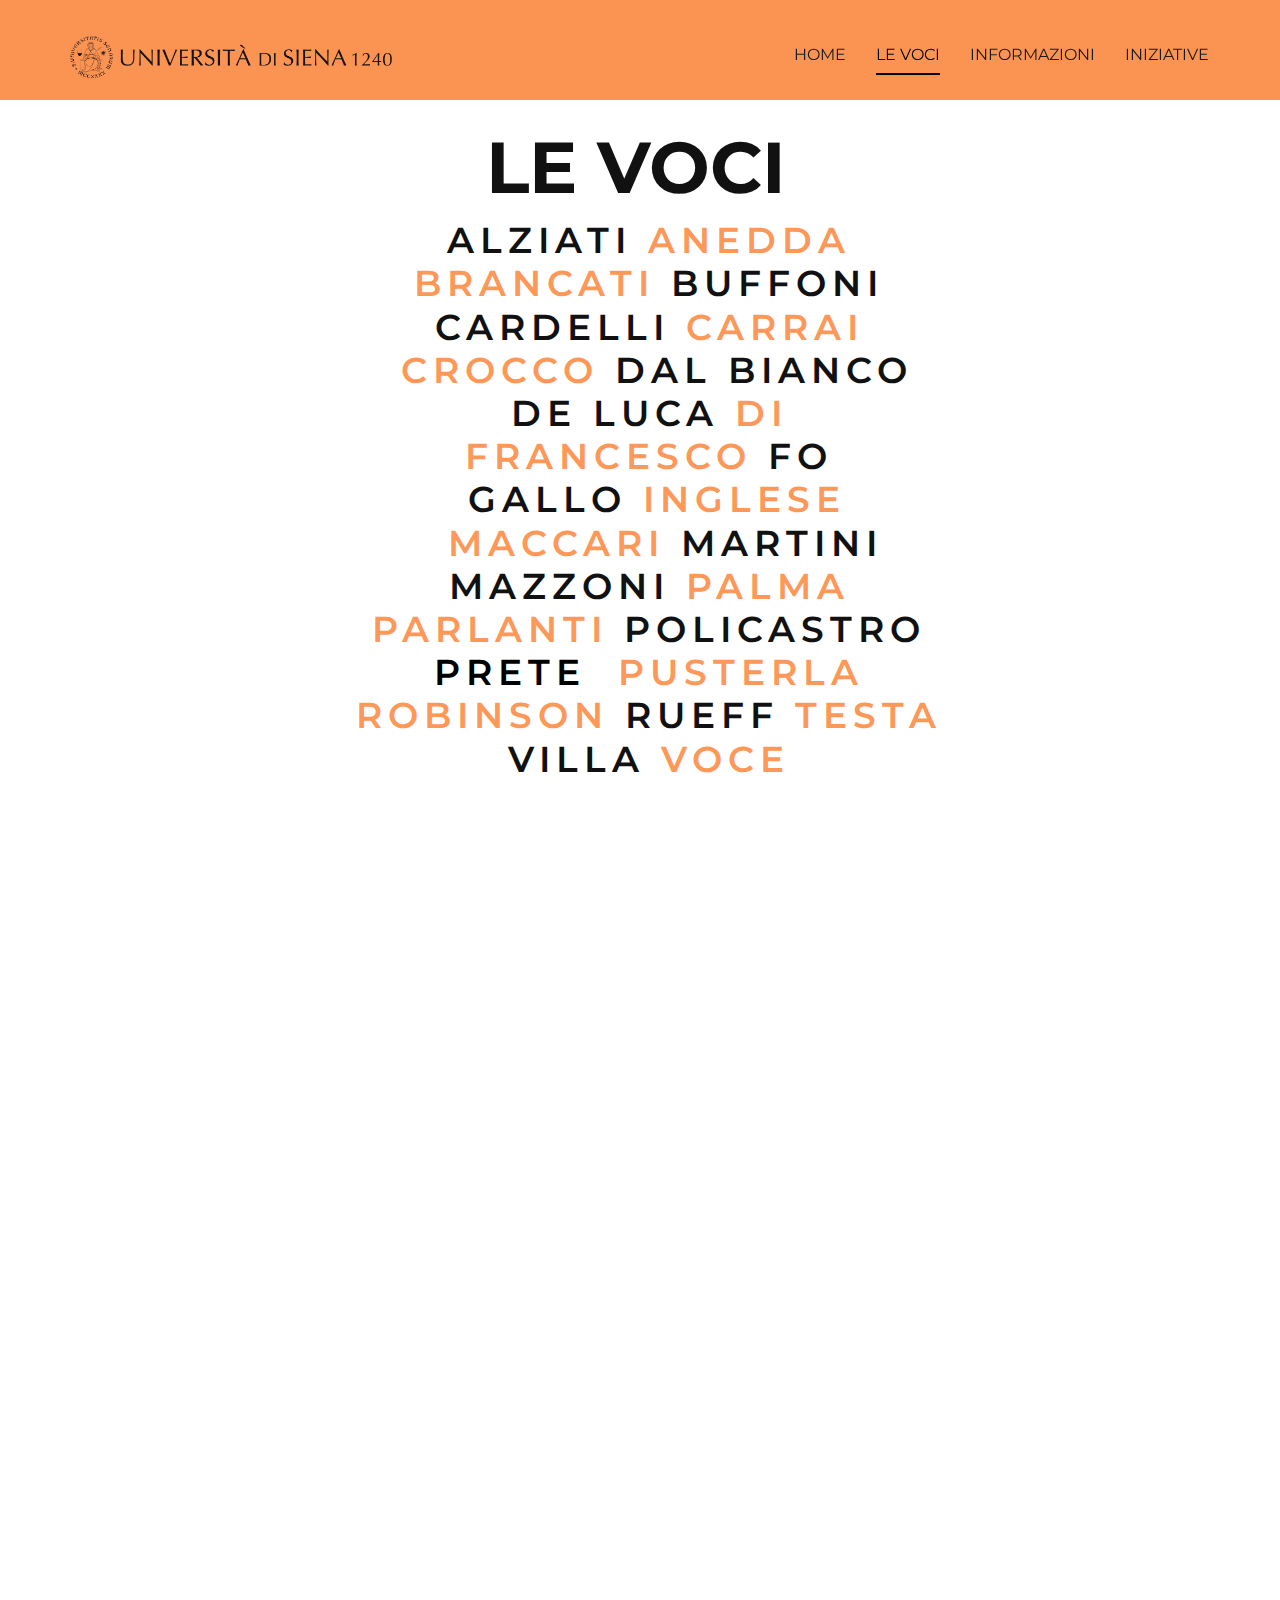
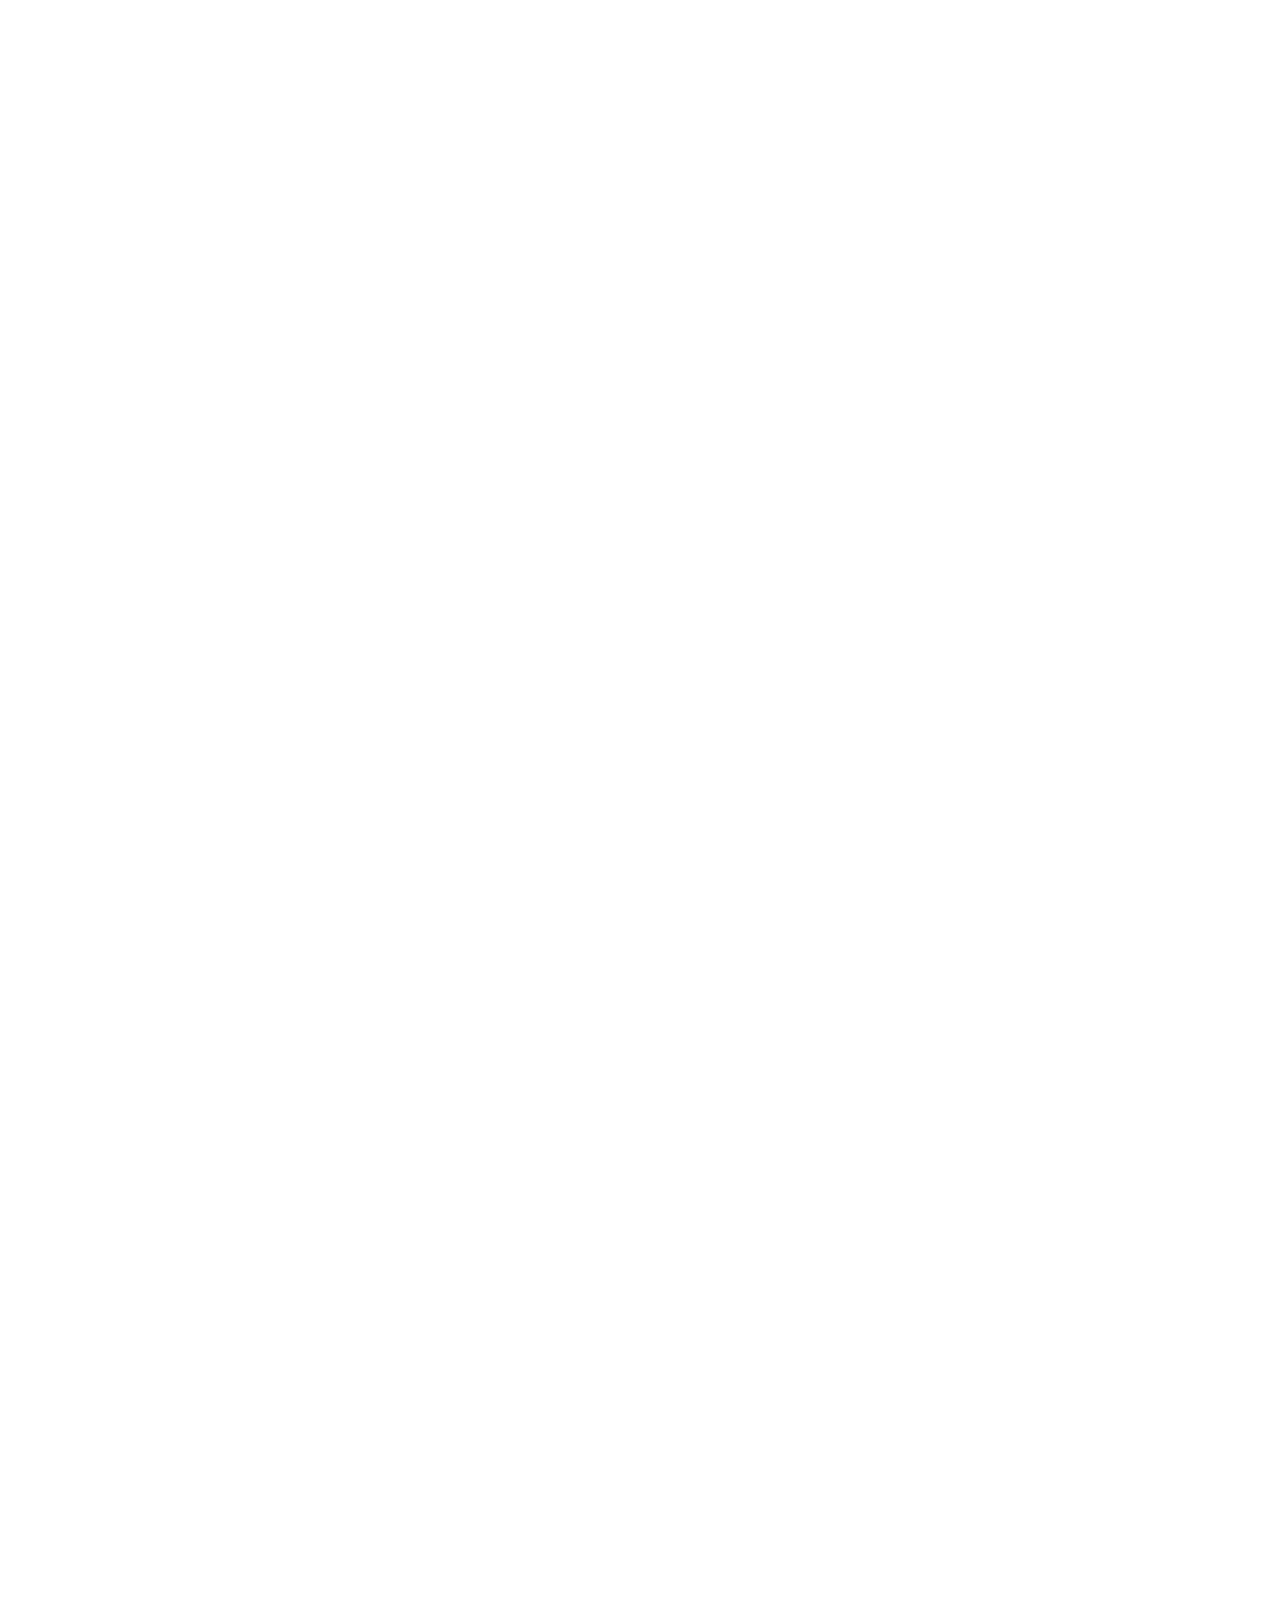
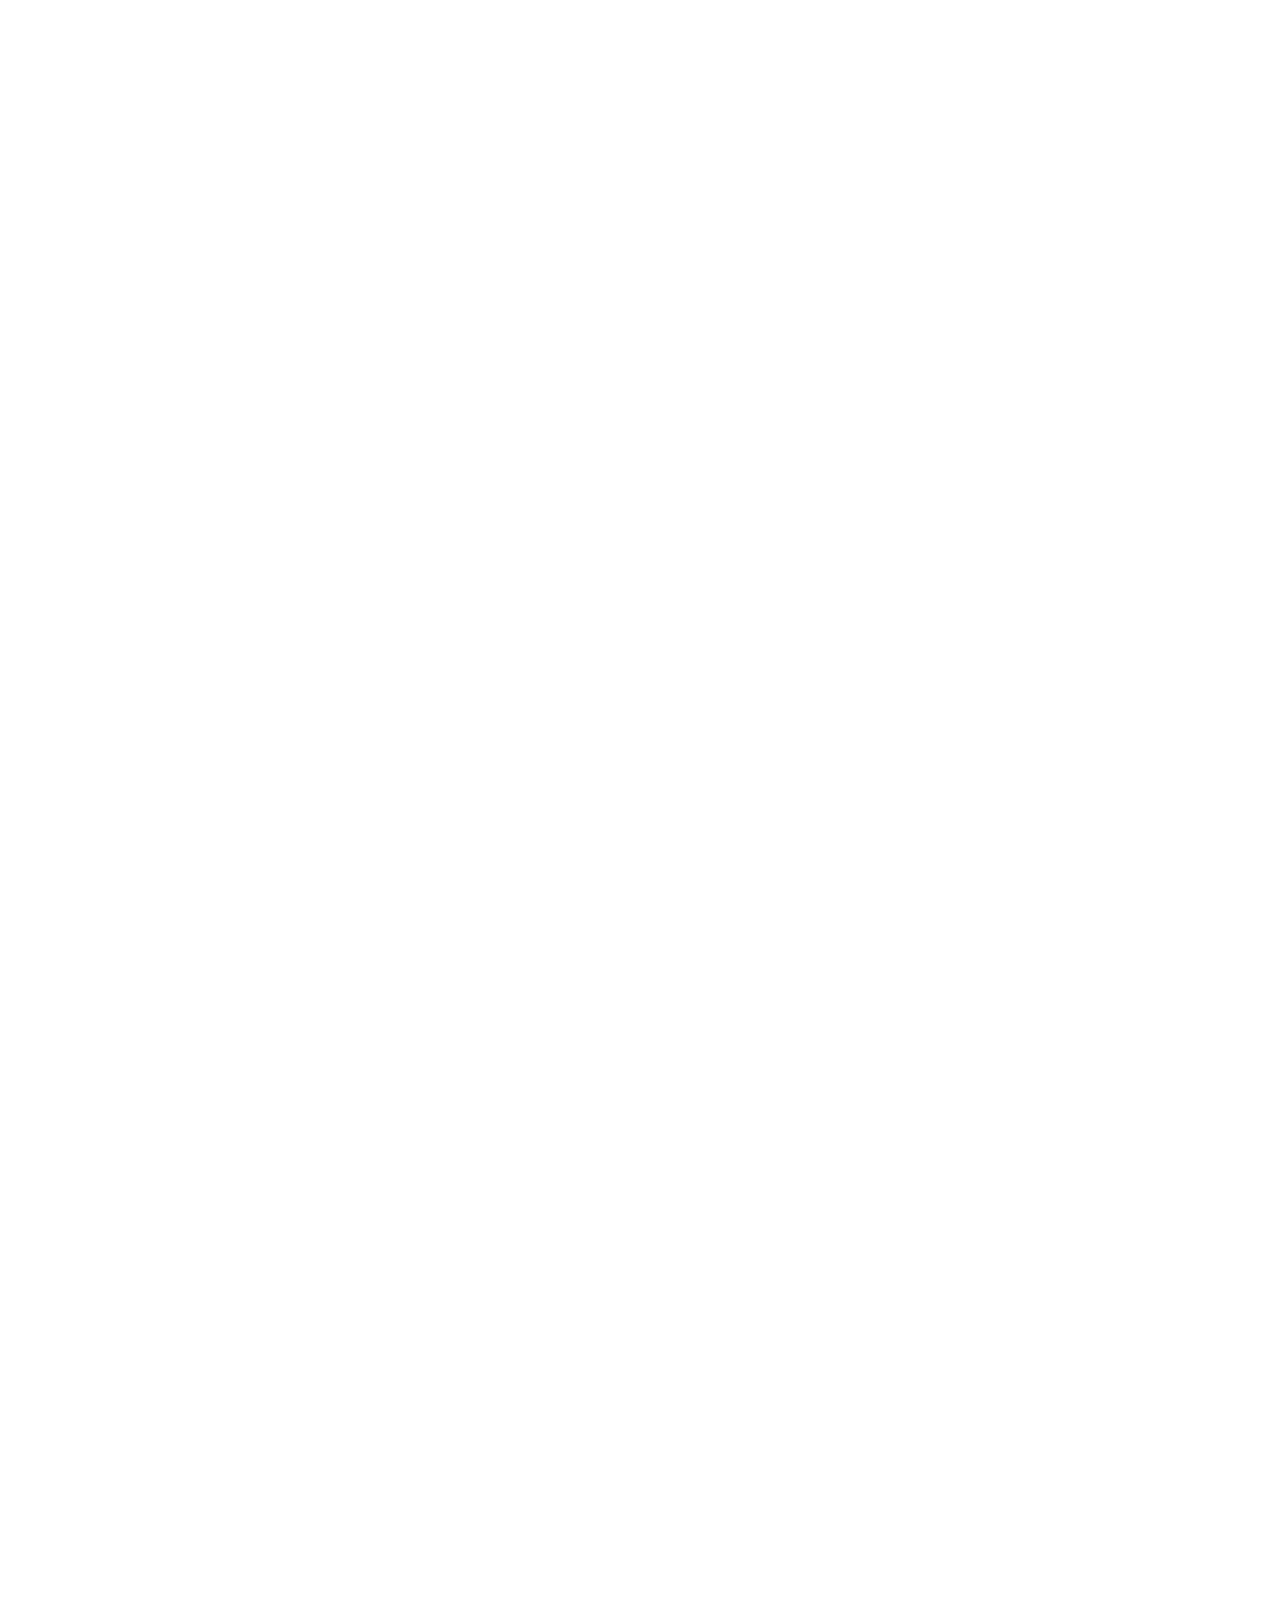
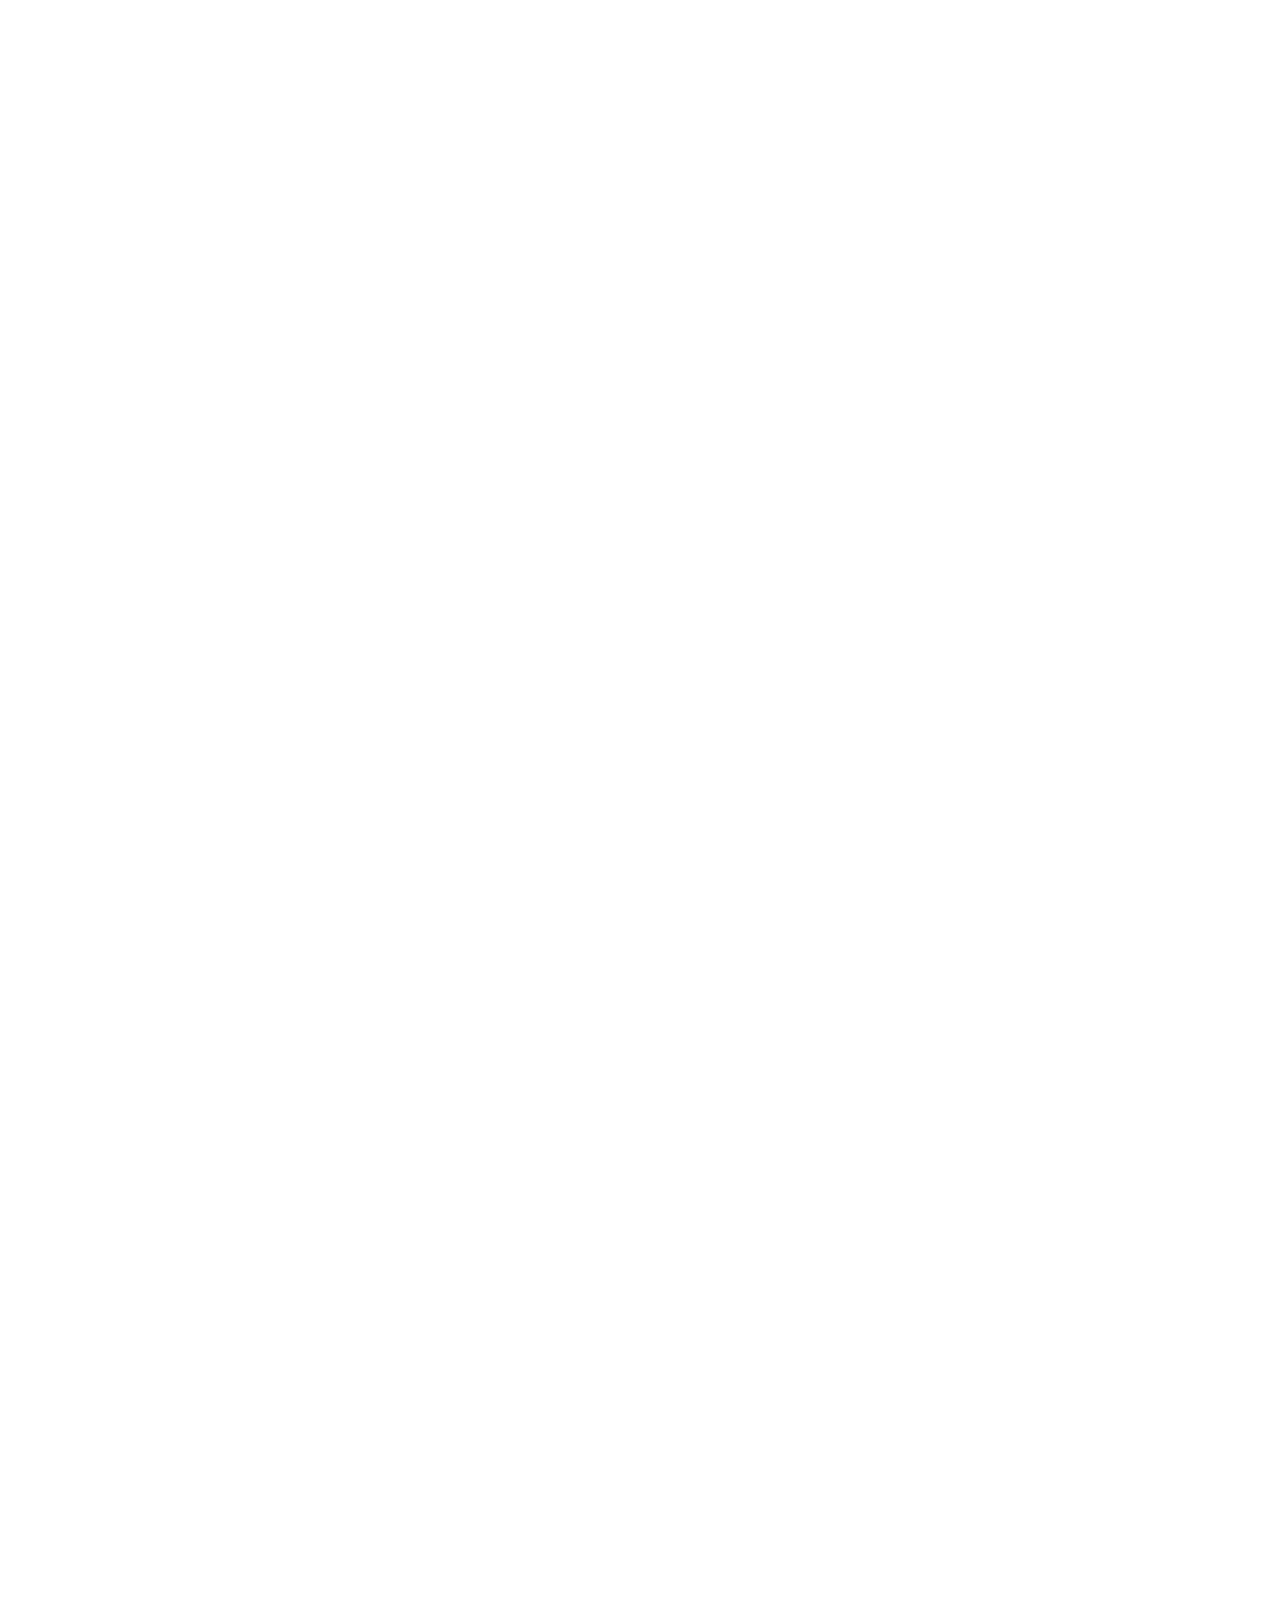
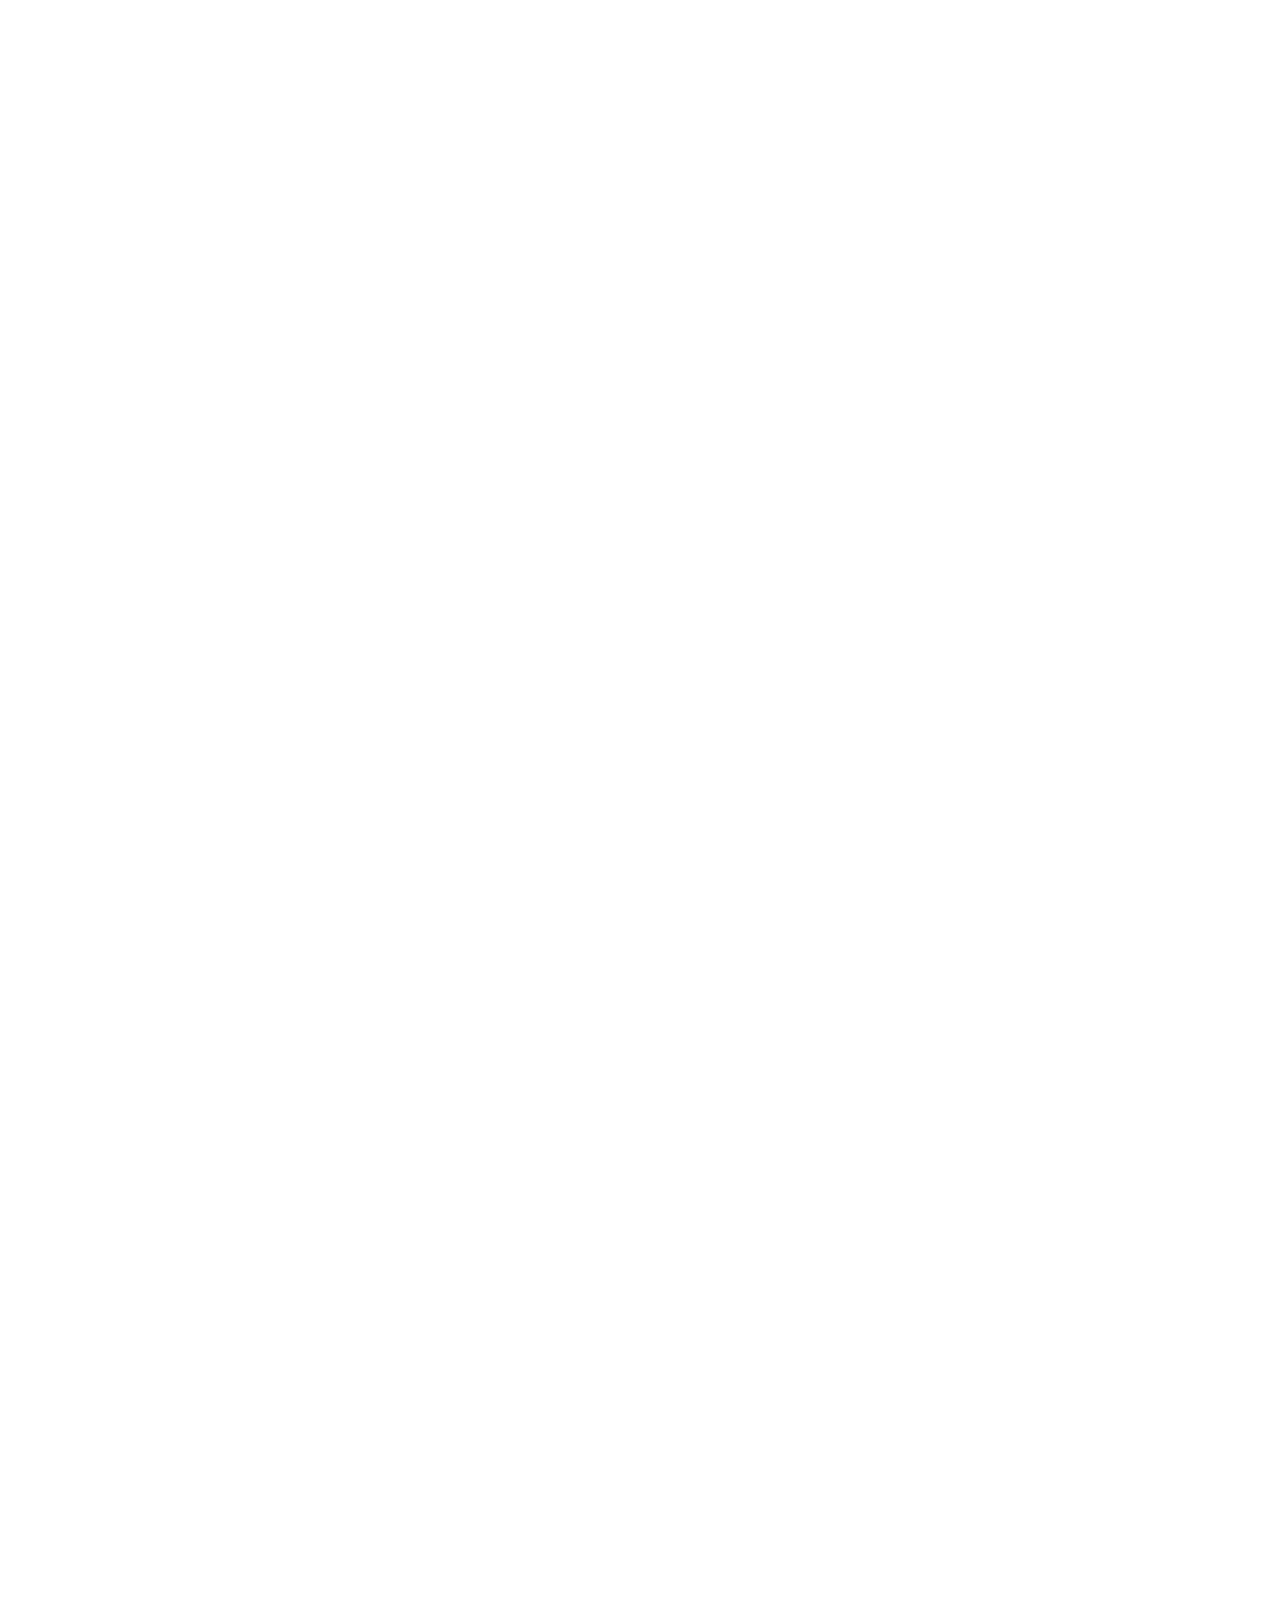
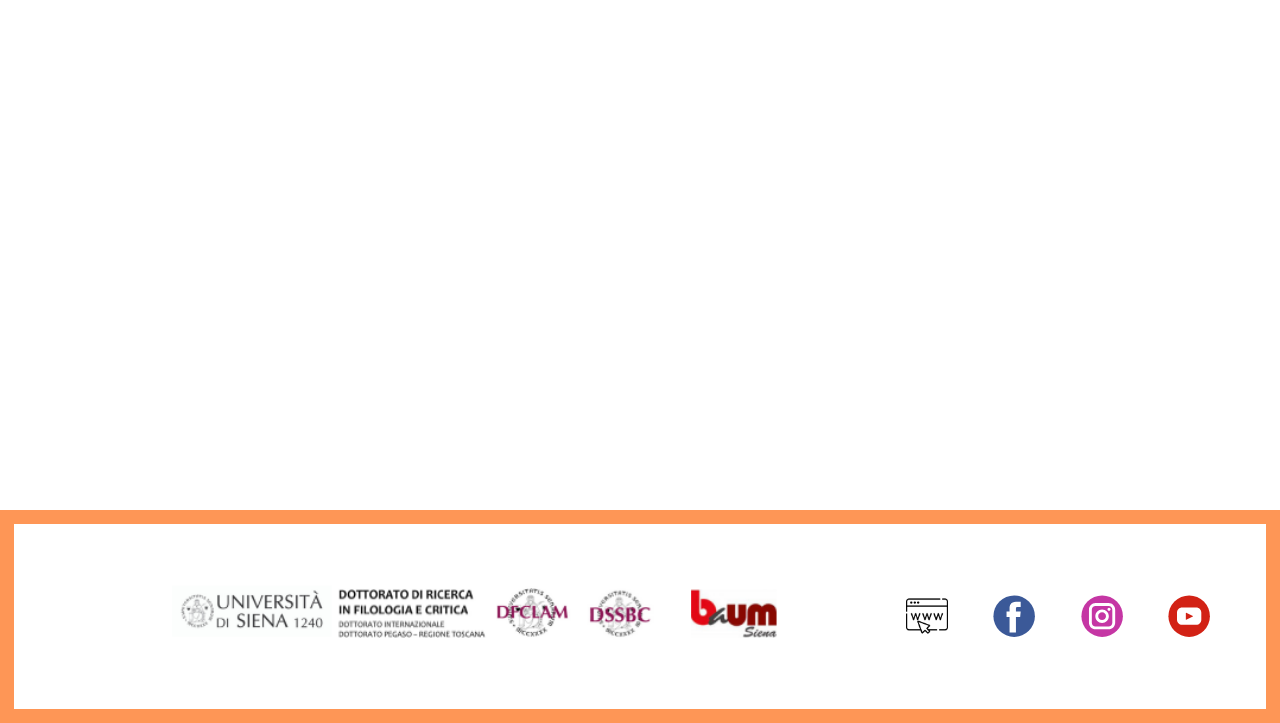
<file: Le-voci.html>
<!DOCTYPE html>
<html style="font-size: 16px;" lang="it-IT"><head>
    <meta name="viewport" content="width=device-width, initial-scale=1.0">
    <meta charset="utf-8">
    <meta name="keywords" content="circa Sarah Thompson, visione, missione">
    <meta name="description" content="">
    <title>Le voci</title>
    <link rel="stylesheet" href="nicepage.css" media="screen">
<link rel="stylesheet" href="Le-voci.css" media="screen">
    <script class="u-script" type="text/javascript" src="jquery.js" defer=""></script>
    <script class="u-script" type="text/javascript" src="nicepage.js" defer=""></script>
    <link id="u-theme-google-font" rel="stylesheet" href="https://fonts.googleapis.com/css?family=Montserrat:100,100i,200,200i,300,300i,400,400i,500,500i,600,600i,700,700i,800,800i,900,900i|Raleway:100,100i,200,200i,300,300i,400,400i,500,500i,600,600i,700,700i,800,800i,900,900i">
    <link id="u-page-google-font" rel="stylesheet" href="https://fonts.googleapis.com/css?family=Montserrat:100,100i,200,200i,300,300i,400,400i,500,500i,600,600i,700,700i,800,800i,900,900i">
    
      <style>
    .text-hidden {
  display: none; /* Nasconde il testo aggiuntivo */
}

.u-container-layout.expanded .text-hidden {
  display: block; /* Mostra il testo aggiuntivo quando espanso */
}

button.show-more {
    background-color: #fe9656;
    color: white;
    border: none;
    cursor: pointer;
    padding: 8px;
    margin-top: 8px;
   margin-left: 30px; 
    display: block;
    width: 80%;
}
  </style>
    
    
    
    
    <script type="application/ld+json">{
		"@context": "http://schema.org",
		"@type": "Organization",
		"name": "Copia di Site2",
		"sameAs": [
				"https://www.dfclam.unisi.it/it",
				"https://www.facebook.com/dfclam.unisiena",
				"https://www.instagram.com/dfclam.unisi/?hl=it",
				"https://www.youtube.com/channel/UCrnidlR467iyE9RcTFoM9wA"
		]
}</script>
    <meta name="theme-color" content="#478ac9">
    <meta property="og:title" content="Le voci">
    <meta property="og:description" content="">
    <meta property="og:type" content="website">
  <meta data-intl-tel-input-cdn-path="intlTelInput/"></head>
  <body data-path-to-root="./" data-include-products="false" class="u-body u-xl-mode" data-lang="it"><header class="u-clearfix u-custom-color-4 u-header u-sticky u-header" id="sec-c057"><div class="u-clearfix u-sheet u-sheet-1">
        <nav class="u-menu u-menu-one-level u-menu-open-right u-offcanvas u-offcanvas-shift u-menu-1" data-responsive-from="XS" data-submenu-level="with-reload">
          <div class="menu-collapse u-custom-font u-font-montserrat" style="font-size: 1rem; letter-spacing: 0px; font-weight: 700; text-transform: uppercase;">
            <a class="u-button-style u-custom-active-border-color u-custom-border u-custom-border-color u-custom-borders u-custom-color u-custom-effect-duration u-custom-hover-border-color u-custom-left-right-menu-spacing u-custom-padding-bottom u-custom-text-active-color u-custom-text-color u-custom-text-hover-color u-custom-top-bottom-menu-spacing u-hamburger-link u-nav-link u-text-active-palette-1-base u-text-black u-text-hover-palette-2-base u-hamburger-link-1" href="#">
              <svg class="u-svg-link" viewBox="0 0 24 24"><use xlink:href="#menu-hamburger"></use></svg>
              <svg class="u-svg-content" version="1.1" id="menu-hamburger" viewBox="0 0 16 16" x="0px" y="0px" xmlns:xlink="http://www.w3.org/1999/xlink" xmlns="http://www.w3.org/2000/svg"><g><rect y="1" width="16" height="2"></rect><rect y="7" width="16" height="2"></rect><rect y="13" width="16" height="2"></rect>
</g></svg>
            </a>
          </div>
          <div class="u-custom-menu u-nav-container">
            <ul class="u-custom-font u-font-montserrat u-nav u-spacing-30 u-unstyled u-nav-1"><li class="u-nav-item"><a class="u-border-2 u-border-active-black u-border-hover-black u-border-no-left u-border-no-right u-border-no-top u-button-style u-nav-link u-text-active-black u-text-grey-90 u-text-hover-grey-90" href="./" style="padding: 10px 0px;">Home</a>
</li><li class="u-nav-item"><a class="u-border-2 u-border-active-black u-border-hover-black u-border-no-left u-border-no-right u-border-no-top u-button-style u-nav-link u-text-active-black u-text-grey-90 u-text-hover-grey-90" href="Le-voci.html" style="padding: 10px 0px;">Le voci</a>
</li><li class="u-nav-item"><a class="u-border-2 u-border-active-black u-border-hover-black u-border-no-left u-border-no-right u-border-no-top u-button-style u-nav-link u-text-active-black u-text-grey-90 u-text-hover-grey-90" href="Informazioni.html" style="padding: 10px 0px;">Informazioni</a>
</li><li class="u-nav-item"><a class="u-border-2 u-border-active-black u-border-hover-black u-border-no-left u-border-no-right u-border-no-top u-button-style u-nav-link u-text-active-black u-text-grey-90 u-text-hover-grey-90" href="Iniziative.html" style="padding: 10px 0px;">Iniziative</a>
</li></ul>
          </div>
          <div class="u-custom-menu u-nav-container-collapse">
            <div class="u-border-2 u-border-grey-75 u-container-style u-inner-container-layout u-opacity u-opacity-95 u-sidenav u-sidenav-1" data-offcanvas-width="187">
              <div class="u-inner-container-layout u-sidenav-overflow">
                <div class="u-menu-close"></div>
                <ul class="u-active-black u-align-center u-black u-enable-responsive u-hover-black u-nav u-offcanvas u-offcanvas-shift u-popupmenu-items u-spacing-12 u-text-active-white u-text-hover-custom-color-4 u-unstyled u-nav-2" data-responsive-from="MD"><li class="u-nav-item"><a class="u-button-style u-nav-link" href="./">Home</a>
</li><li class="u-nav-item"><a class="u-button-style u-nav-link" href="Le-voci.html">Le voci</a>
</li><li class="u-nav-item"><a class="u-button-style u-nav-link" href="Informazioni.html">Informazioni</a>
</li><li class="u-nav-item"><a class="u-button-style u-nav-link" href="Iniziative.html">Iniziative</a>
</li></ul>
              </div>
            </div>
            <div class="u-menu-overlay u-opacity u-opacity-70"></div>
          </div>
          <style class="menu-style">@media (max-width: 539px) {
                    [data-responsive-from="XS"] .u-nav-container {
                        display: none;
                    }
                    [data-responsive-from="XS"] .menu-collapse {
                        display: block;
                    }
                }</style>
        </nav>
        <img class="u-image u-image-contain u-image-default u-image-1" src="images/logo_unisi.png" alt="" data-image-width="1156" data-image-height="153" data-href="https://www.unisi.it/" data-target="_blank">
      </div></header>
    <section class="u-clearfix u-white u-section-1" id="sec-b4f3">
      <div class="u-clearfix u-sheet u-sheet-1">
        <h2 class="u-text u-text-1" data-animation-name="customAnimationIn" data-animation-duration="2000" data-animation-delay="0">Le voci </h2>
        <h3 class="u-align-center u-text u-text-2"> ALZIATI <span class="u-text-custom-color-4">ANEDDA </span>
          <span class="u-text-custom-color-2"></span>
          <span class="u-text-custom-color-4">BRANCATI </span>BUFFONI CARDELLI <span class="u-text-custom-color-4">CARRAI<br>&nbsp;
          </span>
          <span class="u-text-custom-color-4">CROCCO </span>DAL BIANCo&nbsp;<br>DE LUCA <span class="u-text-custom-color-4">DI FRANCESCO&nbsp;</span>FO<br>&nbsp;GALLO <span class="u-text-custom-color-2">
            <span class="u-text-custom-color-4">INGLESE</span>
            <br>&nbsp;
          </span>
          <span class="u-text-custom-color-4">MACCARI&nbsp;</span>MARTI​NI
MAZZONI <span class="u-text-custom-color-4">PALMA</span>
          <span class="u-text-custom-color-4">PARLANTI </span>POLICASTRO <span class="u-text-black">PRETE&nbsp;</span>
          <span class="u-text-custom-color-4">PUSTERLA</span>
          <span class="u-text-custom-color-4"></span>
          <span class="u-text-custom-color-4">ROBINSON </span>RUEFF <span class="u-text-custom-color-2">
            <span class="u-text-custom-color-4">TESTA</span>
          </span>VILLA <span class="u-text-custom-color-4">VOCE</span>
        </h3>
      </div>
    </section>
    <section class="u-align-center u-clearfix u-container-align-center u-white u-section-2" id="carousel_3142">
      <div class="u-clearfix u-sheet u-valign-bottom u-sheet-1">
        <div class="u-expanded-width u-layout-grid u-list u-list-1">
          <div class="u-repeater u-repeater-1">
            <div class="u-align-left u-container-align-left u-container-style u-list-item u-repeater-item u-list-item-1" data-animation-name="customAnimationIn" data-animation-duration="1500" data-animation-delay="500">
              <div class="u-container-layout u-similar-container u-container-layout-1">
                <h3 class="u-custom-font u-custom-item u-font-montserrat u-text u-text-1"><b>Cristina<br>
                    <span class="u-text-custom-color-4">Alziati</span></b>
                </h3>
                <p class="u-text u-text-2"> Cristina Alziati è nata nel 1963, ha studiato filosofia (senza laurearsi). Nel 1992, presentata da Franco Fortini, pubblica in <br>antologia una silloge poetica (Crocetti). Nel 2005 esce <span style="font-style: italic;">A compimento </span>(Manni), premio internazionale di poesia Pier Paolo Pasolini 2005 e finalista al Viareggio-Opera prima 2006. Con Marcos y Marcos pubblica <span style="font-style: italic;">Come non piangenti</span> (2011), premi Marazza 2012, Pozzale-Luigi Russo 2012 e Stephen Dedalus-Pordenonelegge 2013, e <span style="font-style: italic;">Quarantanove poesie e altri disturb</span>i (2023), premio Pontedilegno Poesia 2023.
                </p>
              </div>
            </div>
            <div class="u-align-left u-container-align-left u-container-style u-list-item u-repeater-item u-list-item-2" data-animation-name="customAnimationIn" data-animation-duration="1500" data-animation-delay="500">
              <div class="u-container-layout u-similar-container u-container-layout-2">
                <h3 class="u-custom-font u-custom-item u-font-montserrat u-text u-text-3">Antonella&nbsp;<span class="u-text-custom-color-4">
                    <br>Anedda
                  </span>
                </h3>
                <p class="u-text u-text-4"> Antonella Anedda (Anedda Angioy) vive a Roma. I suoi libri di poesia dal 1999 al 2022 sono raccolti in&nbsp;T<span style="font-style: italic;">utte le poesie</span>&nbsp;(Garzanti, 2024). Tra i saggi:&nbsp;<span style="font-style: italic;">La vita dei dettagli</span>, Donzelli&nbsp;&nbsp;(2004),&nbsp;<span style="font-style: italic;">Geografie&nbsp;</span>(Garzanti, 2021)&nbsp; e recentemente&nbsp;<span style="font-style: italic;">I topi di Leopardi e le piante di Darwin</span>.&nbsp;Con Elisa Biagini e Riccardo Donati ha pubblicato&nbsp;<span style="font-style: italic;">Poesia come ossigeno. Per un’ecologia della parola&nbsp;</span>(Chiarelettere, 2021).
                </p>
              </div>
            </div>
            <div class="u-align-left u-container-align-left u-container-style u-list-item u-repeater-item u-list-item-3" data-animation-name="customAnimationIn" data-animation-duration="1500" data-animation-delay="500">
              <div class="u-container-layout u-similar-container u-container-layout-3">
                <h3 class="u-custom-font u-custom-item u-font-montserrat u-text u-text-5">Francesco<br>
                  <span class="u-text-custom-color-4">brancati&nbsp;</span>
                </h3>
                <p class="u-text u-text-6"> Francesco Brancati ha pubblicato i libri di poesia <span style="font-style: italic;">L’inesploso</span> (in <span style="font-style: italic;">Hula apocalisse</span>, Prufrock SPA, 2018) e <span style="font-style: italic;">L’assedio della gioia</span> (Le Lettere, 2022) e il saggio <span style="font-style: italic;">Riscrivere Boiardo. Francesco Berni, Il Rifacimento dell’Inamoramento de’ Orlando e il proemio del romanzo cavalleresco</span> (Marsilio, 2023).È autore di diversi saggi su Ariosto, Rosselli, Benedetti, Bolaño, Fortini, Trevisan e su questioni di metodologia critica (la funzione dell’etica nella poesia contemporanea). Attualmente è assegnista di ricerca presso l’università di Pisa. È redattore del sito<span style="font-style: italic;"> Le parole e le cose</span> per il quale cura la rubrica<span style="font-style: italic;"> Esercizi di lettura</span> e del podcast<span style="font-style: italic;"> In rime sparse </span>(in collaborazione con Industria&amp;Letteratura).
                </p>
              </div>
            </div>
            <div class="u-align-left u-container-align-left u-container-style u-list-item u-repeater-item u-list-item-4" data-animation-name="customAnimationIn" data-animation-duration="1500" data-animation-delay="500">
              <div class="u-container-layout u-similar-container u-container-layout-4">
                <h3 class="u-custom-font u-custom-item u-font-montserrat u-text u-text-7"><b>FRANCO</b>
                  <br>
                  <span class="u-text-custom-color-4">BUFFONI</span>
                </h3>
                <p class="u-text u-text-8"> Franco Buffoni ha pubblicato <span style="font-style: italic;">Suora carmelitana</span>&nbsp;(1997), <span style="font-style: italic;">Il profilo del Rosa</span>&nbsp;(2000), <span style="font-style: italic;">Guerra (</span>2005), <span style="font-style: italic;">Noi e loro</span>&nbsp;(2008). L'Oscar <span style="font-style: italic;">Poesie 1975-2012</span> raccoglie la sua opera poetica. Con Jucci 2014 ha vinto il Premio Viareggio. In seguito sono apparsi <span style="font-style: italic;">Avrei fatto la fine di Turing</span> (2015), l'opera teatrale <span style="font-style: italic;">Personae </span>(2017), <span style="font-style: italic;">La linea del cielo</span> (2018), <span style="font-style: italic;">Betelgeuse e altre poesie scientifiche</span> (2021). È autore dei romanzi <span style="font-style: italic;">Zamel <span style="font-style: normal;"> (</span>
                  </span>2009), <span style="font-style: italic;">Il servo di Byron</span>&nbsp;(2012), <span style="font-style: italic;">La casa di via Palestro</span>&nbsp;(2014), <span style="font-style: italic;">Il racconto dello sguardo acceso <span style="font-style: normal;"> (</span>
                  </span>2016), <span style="font-style: italic;">Due Pub tre poeti e un desiderio</span>&nbsp;(2019), <span style="font-style: italic;">Silvia è un anagramma</span>&nbsp;(2020), <span style="font-style: italic;">Vite negate</span>&nbsp;(2021),<span style="font-style: italic;"> Il Gesuita</span>&nbsp;(2023). Il suo sito è www.francobuffoni.it
                </p>
              </div>
            </div>
            <div class="u-align-left u-container-align-left u-container-style u-list-item u-repeater-item u-list-item-5" data-animation-name="customAnimationIn" data-animation-duration="1500" data-animation-delay="500">
              <div class="u-container-layout u-similar-container u-container-layout-5">
                <h3 class="u-custom-font u-custom-item u-font-montserrat u-text u-text-9">PIETRO&nbsp;<span class="u-text-custom-color-4">
                    <br>CARDELLI
                  </span>
                </h3>
                <p class="u-text u-text-10"> Pietro Cardelli è nato nel Mugello nel 1994. Si è laureato in Lettere Moderne e Italianistica a Siena, dove ha fatto parte della redazione della rivista di poesia e poetica ‘formavera’. Ha pubblicato il libro di poesia<span style="font-style: italic;">&nbsp;La giusta posizione</span>&nbsp;(XIV Quaderno di poesia italiana contemporanea, Marcos Y Marcos, 2019), poi confluito in&nbsp;T<span style="font-style: italic;">u devi prendere il potere&nbsp;</span>(Interlinea, 2023 – Vincitore Premio Tirinnanzi Opera Prima) e&nbsp;I <span style="font-style: italic;">poeti di vent'anni <span style="font-style: normal;"> (</span>
                  </span>Premio Pordenonelegge Poesia.&nbsp;Menzione Speciale Premio di Poesia Paolo Prestigiacomo)
                </p>
              </div>
            </div>
            <div class="u-align-left u-container-align-left u-container-style u-list-item u-repeater-item u-list-item-6" data-animation-name="customAnimationIn" data-animation-duration="1500" data-animation-delay="500">
              <div class="u-container-layout u-similar-container u-container-layout-6">
                <h3 class="u-custom-font u-custom-item u-font-montserrat u-text u-text-11"> Stefano&nbsp;<span class="u-text-custom-color-4">
                    <br>Carrai
                  </span>
                </h3>
                <p class="u-text u-text-12"> Stefano Carrai ha coltivato la poesia parallelamente alla sua attività di docente universitario e di studioso di poesia da Dante a Saba e Montale. Ha esordito con la raccoltina <span style="font-style: italic;">Epigrammi accidentali </span>uscita sul “Caffè Michelangiolo” nel 2002. Sue poesie sono apparse anche sulle riviste “Soglie”, “l'immaginazione”, “Italian Poetry Review”, “polimnia”, “Atlante”. Il suo primo libro di versi <span style="font-style: italic;">(Il tempo che non muore</span>, postfazione di Luigi Surdich, Interlinea 2012) ha vinto il Premio Pisa per la Poesia nel 2013 e il Premio Contini Bonacossi nel 2014. Il secondo (<span style="font-style: italic;">La traversata del Gobi</span> , postfazione di Niccolò Scaffai, Aragno 2017) ha vinto il Premio Viareggio-Rèpaci per la Poesia 2017. Nel 2021 è uscito <span style="font-style: italic;">Equinozio </span>(Industria e Letteratura). Sue poesie sono state tradotte in spagnolo e in russo. Insegna Letteratura Italiana alla Scuola Normale di Pisa.
                </p>
              </div>
            </div>
            <div class="u-align-left u-container-align-left u-container-style u-list-item u-repeater-item u-list-item-7" data-animation-name="customAnimationIn" data-animation-duration="1500" data-animation-delay="500">
              <div class="u-container-layout u-similar-container u-container-layout-7">
                <h3 class="u-custom-font u-custom-item u-font-montserrat u-text u-text-13">CLAUDIA&nbsp;<span class="u-text-custom-color-4">
                    <br>CROCCO
                  </span>
                </h3>
                <p class="u-text u-text-14"> Claudia Crocco si è laureata in Filologia moderna all'Università di Siena, e ha conseguito un dottorato in Studi Umanistici all'Università di Trento. È autrice di&nbsp;<span style="font-style: italic;">La poesia italiana del Novecento. Il canone e le interpretazioni</span>&nbsp;(Carocci, 2015), di&nbsp;<span style="font-style: italic;">La poesia in prosa in Italia. Dal Novecento a oggi</span>&nbsp;(Carocci, 2021) e di svariati articoli sulla poesia contemporanea. Le sue poesie sono uscite sul&nbsp;<span style="font-style: italic;">Tredicesimo quaderno italiano di poesia contemporanea</span>, a cura di Franco Buffoni (Marcos y Marcos, 2017).
                </p>
              </div>
            </div>
            <div class="u-align-left u-container-align-left u-container-style u-list-item u-repeater-item u-list-item-8" data-animation-name="customAnimationIn" data-animation-duration="1500" data-animation-delay="500">
              <div class="u-container-layout u-similar-container u-container-layout-8">
                <h3 class="u-custom-font u-custom-item u-font-montserrat u-text u-text-15">STefano<br>
                  <span class="u-text-custom-color-4">dal bianco</span>
                </h3>
                <p class="u-text u-text-16"> Stefano Dal Bianco (Padova 1961) insegna Poetica e stilistica all’Università di Siena. Ultimi libri di poesia: Ritorno a Planaval (Mondadori 2001; LietoColle 2018), <span style="font-style: italic;">Prove di libertà</span> (Mondadori 2012), <span style="font-style: italic;">Paradiso </span>(Garzanti 2024). Si è occupato prevalentemente della metrica di Petrarca, Ariosto, Andrea Zanzotto, e di poesia del Novecento. Di Zanzotto ha curato il Meridiano Mondadori nel 1999 (con Gian Mario Villalta) e l’Oscar <span style="font-style: italic;">Tutte le poesie</span> (2011). I suoi saggi di poetica sono raccolti in <span style="font-style: italic;">Distratti dal silenzio. Diario di poesia contemporanea&nbsp;</span>&nbsp;(Quodlibet 2019).
                </p>
              </div>
            </div>
            <div class="u-align-left u-container-align-left u-container-style u-list-item u-repeater-item u-list-item-9" data-animation-name="customAnimationIn" data-animation-duration="1500" data-animation-delay="500">
              <div class="u-container-layout u-similar-container u-container-layout-9">
                <h3 class="u-custom-font u-custom-item u-font-montserrat u-text u-text-17">Bernardo<br>
                  <span class="u-text-custom-color-4">de luca</span>
                </h3>
                <p class="u-text u-text-18"> Bernardo De Luca&nbsp;(Napoli, 1986) insegna Letteratura italiana moderna e contemporanea presso l'Università degli Studi di Napoli Federico II. Ha curato l'edizione critica e commentata di&nbsp;<span style="font-style: italic;">Foglio di via</span>&nbsp;di Franco Fortini (Quodlibet, 2018) e pubblicato la monografia&nbsp;<span style="font-style: italic;">Il tempo diviso. Poesia e guerra in Sereni, Fortini, Caproni, Luzi</span>&nbsp;(Salerno Editrice, 2022). Ha pubblicato i libri di poesia:&nbsp;<span style="font-style: italic;">Gli oggetti trapassati</span>, d'if, 2014;&nbsp;Misura, Lietocolle-Pordenonelegge, 2018;&nbsp;<span style="font-style: italic;">Campo aperto</span>, Amos edizioni, 2022. Di recente, ha curato con Vittorio Celotto la riedizione di <span style="font-style: italic;">Attraverso Pasolini</span> di Franco Fortini (Quodlibet, 2022)
                </p>
              </div>
            </div>
            <div class="u-align-left u-container-align-left u-container-style u-list-item u-repeater-item u-list-item-10" data-animation-name="customAnimationIn" data-animation-duration="1500" data-animation-delay="500">
              <div class="u-container-layout u-similar-container u-container-layout-10">
                <h3 class="u-custom-font u-custom-item u-font-montserrat u-text u-text-19">tommaso<br>
                  <span class="u-text-custom-color-4">Di francesco</span>
                </h3>
                <p class="u-text u-text-20"> Tommaso Di Francesco è nato a Roma dove vive e lavora nella redazione de “<span style="font-style: italic;">il manifesto</span>”. I suoi primi versi vennero pubblicati da Pier Paolo Pasolini su <span style="font-style: italic;">Nuovi Argomenti</span> nel 1968.&nbsp; Ha pubblicato i libri di poesia <span style="font-style: italic;">Cliniche </span>(introduzione di Franco Fortini, Crocetti, 1987), <span style="font-style: italic;">Tuffatori </span>(Crocetti, 1992), <span style="font-style: italic;">Disparte </span>(Empiria, 2003). Con Manni Ed.&nbsp; le raccolte<span style="font-style: italic;"> Incorpora testo</span> (1994), <span style="font-style: italic;">Il buio della specie</span> (1998), <span style="font-style: italic;">Via Latina</span> (2012),<span style="font-style: italic;"> Reificar</span>. <span style="font-style: italic;">Vicenda silente</span> (2017 e i racconti <span style="font-style: italic;">La passione della distrazione</span> (2007). Inoltre i romanzi <span style="font-style: italic;">Il giovane Mitchum</span>&nbsp;(Il Lavoro editoriale, 1988),<span style="font-style: italic;"> Hotel Abisso</span>&nbsp;(Mancosu, 1994). Nel 2021 da Asterios&nbsp; il poema <span style="font-style: italic;">A contendere. Quartine da remoto</span>, e il racconto <span style="font-style: italic;">Ina e Ludwig.</span> Ha curato <span style="font-style: italic;">Veleno</span>
                  <span style="font-style: italic;">, antologia di poesia satirica contemporanea italiana</span>,(Savelli, 1981) e<span style="font-style: italic;"> La terra più amata, voci della letteratura palestinese</span>, (ManifestoLibri, 2024).
                </p>
              </div>
            </div>
            <div class="u-align-left u-container-align-left u-container-style u-list-item u-repeater-item u-list-item-11" data-animation-name="customAnimationIn" data-animation-duration="1500" data-animation-delay="500">
              <div class="u-container-layout u-similar-container u-container-layout-11">
                <h3 class="u-custom-font u-custom-item u-font-montserrat u-text u-text-21"> Alessandro<br>
                  <span class="u-text-custom-color-4">fo</span>
                </h3>
                <p class="u-text u-text-22"> Alessandro Fo&nbsp;(1955) insegna all’Università di Siena. Ha tradotto e curato (per Einaudi): Rutilio Namaziano,&nbsp;<span style="font-style: italic;">Il ritorno</span>(1994); Apuleio,&nbsp;<span style="font-style: italic;">Le Metamorfos</span>i&nbsp;(2010); Virgilio,&nbsp;<span style="font-style: italic;">Eneide&nbsp;</span>(2012); Catullo,&nbsp;<span style="font-style: italic;">Le poesie</span>&nbsp;(2018). Fra i suoi libri di versi, per Einaudi&nbsp;<span style="font-style: italic;">Corpuscolo&nbsp;</span>(2004),&nbsp;<span style="font-style: italic;">Mancanze&nbsp;</span>(2014, Premio Vareggio-Rèpaci),&nbsp;<span style="font-style: italic;">Filo spinato</span>&nbsp;(2021). Un’antologia poetica e una bibliografia sistematica in Caterina Lazzarini (ed.),&nbsp;<span style="font-style: italic;">Anche domani,&nbsp;Testimonianze critiche per la poesia di Alessandro Fo</span>&nbsp;(Macabor,2023).
                </p>
              </div>
            </div>
            <div class="u-align-left u-container-align-left u-container-style u-list-item u-repeater-item u-list-item-12" data-animation-name="customAnimationIn" data-animation-duration="1500" data-animation-delay="500">
              <div class="u-container-layout u-similar-container u-container-layout-12">
                <h3 class="u-custom-font u-custom-item u-font-montserrat u-text u-text-23">
                  <span class="u-text-custom-color-4">
                    <font color="#111111">carmen</font>
                    <br>gallo
                  </span>
                </h3>
                <p class="u-text u-text-24"> Carmen Gallo insegna alla Sapienza Università di Roma. Si occupa di letteratura elisabettiana, di poesia modernista e di teatro britannico contemporaneo. Ha scritto il saggio&nbsp;<span style="font-style: italic;">Eucarestia e poesia</span>
                  <span style="font-style: italic;"> nel primo Seicento inglese&nbsp;</span>(Pacini 2018, Tempera Book Prize) e ha curato, tra le altre, la traduzione di:&nbsp;<span style="font-style: italic;">Tutto è vero, o Enrico VIII&nbsp;di Shakespeare</span> (Bompiani 2017),&nbsp;<span style="font-style: italic;">La terra devastata</span>&nbsp;di T. S. Eliot (il Saggiatore 2021),<span style="font-style: italic;">&nbsp;Romeo e Giulietta&nbsp;</span>di Shakespeare&nbsp;(Rizzoli 2023). Ha inoltre pubblicato tre libri di poesia: l'ultimo,&nbsp;<span style="font-style: italic;">Le Fuggitive</span>&nbsp;(Aragno 2020), ha vinto il Premio Napoli. Nel 2024&nbsp;è uscito il testo in prosa&nbsp;<span style="font-style: italic;">Tecniche di nascondimento per adulti</span>&nbsp;(Italo Svevo 2024).&nbsp;
                </p>
              </div>
            </div>
            <div class="u-align-left u-container-align-left u-container-style u-list-item u-repeater-item u-list-item-13" data-animation-name="customAnimationIn" data-animation-duration="1500" data-animation-delay="500">
              <div class="u-container-layout u-similar-container u-container-layout-13">
                <h3 class="u-custom-font u-custom-item u-font-montserrat u-text u-text-25">
                  <span class="u-text-custom-color-4">
                    <font color="#111111">andrea</font>
                    <br>inglese
                  </span>
                </h3>
                <p class="u-text u-text-26"> Andrea Inglese, vive nei pressi di Parigi. Scrive in versi e in prosa, ed è traduttore dal francese. Tra le ultime pubblicazioni: il romanzo<span style="font-style: italic;">&nbsp;La vita adulta</span>&nbsp;(Ponte Alle Grazie 2021; finalista Premio Bergamo 2022) e il volume di poesia<span style="font-style: italic;">&nbsp;Il rumore è il messaggio</span>&nbsp;(diaforia 2023; Premio Pagliarani 2024). Nel 2024 sono usciti la raccolta di saggi<span style="font-style: italic;">&nbsp;Maestri Contro</span>
                  <span style="font-style: italic;">: Brioschi, Guglielmi, Rossi-Landi</span>&nbsp;(Biblion), curata con Paolo Giovannetti, e il volume di prose&nbsp;<span style="font-style: italic;">Storie di un secolo ulteriore</span>&nbsp;(DeriveApprodi).
                </p>
              </div>
            </div>
            <div class="u-align-left u-container-align-left u-container-style u-list-item u-repeater-item u-list-item-14" data-animation-name="customAnimationIn" data-animation-duration="1500" data-animation-delay="500">
              <div class="u-container-layout u-similar-container u-container-layout-14">
                <h3 class="u-custom-font u-custom-item u-font-montserrat u-text u-text-27">paolo<br>
                  <span class="u-text-custom-color-4">maccari</span>
                </h3>
                <p class="u-text u-text-28"> Paolo Maccari (Colle Val d’Elsa, 1975) vive a Firenze. Tra i suoi libri di poesia: <span style="font-style: italic;">Ospiti </span>(Manni, 2000), <span style="font-style: italic;">Fuoco amico</span> (Passigli, 2009), <span style="font-style: italic;">Fermate </span>(Elliot, 2017), <span style="font-style: italic;">Quaderno delle presenze </span>(Le Lettere, 2022). Suoi testi sono presenti in diverse antologie italiane e straniere. Sul versante critico, ha introdotto e curato opere di scrittori otto-novecenteschi ed è autore di una monografia su Bartolo Cattafi, <span style="font-style: italic;">Spalle al muro</span> (SEF, 2003) e di un volume su Dino Campana, <span style="font-style: italic;">Il poeta sotto esame</span> (Passigli, 2012).&nbsp;
                </p>
              </div>
            </div>
            <div class="u-align-left u-container-align-left u-container-style u-list-item u-repeater-item u-list-item-15" data-animation-name="customAnimationIn" data-animation-duration="1500" data-animation-delay="500">
              <div class="u-container-layout u-similar-container u-container-layout-15">
                <h3 class="u-custom-font u-custom-item u-font-montserrat u-text u-text-29">giulia<br>
                  <span class="u-text-custom-color-4">martini</span>
                </h3>
                <p class="u-text u-text-30"> Giulia Martini ha svolto un dottorato di ricerca in Filologia e Critica all’Università di Siena, in co-tutela con l’Université de Fribourg. È autrice dei libri di poesie&nbsp;<span style="font-style: italic;">Coppie minime&nbsp;</span>(Interno Poesia 2018) e&nbsp;<span style="font-style: italic;">Tresor&nbsp;</span>(Interno Poesia 2024). Ancora per Interno Poesia ha curato l’antologia&nbsp;<span style="font-style: italic;">Poeti italiani nati negli anni ’80 e ’90</span>, uscita in tre volumi fra il 2019 e il 2022. È in uscita per Carocci il saggio&nbsp;<span style="font-style: italic;">L'apocalisse dialogica. Scambi di battute nella poesia italiana del Novecento</span>, tratto dalla sua tesi di dottorato.&nbsp;
                </p>
              </div>
            </div>
            <div class="u-align-left u-container-align-left u-container-style u-list-item u-repeater-item u-list-item-16" data-animation-name="customAnimationIn" data-animation-duration="1500" data-animation-delay="500">
              <div class="u-container-layout u-similar-container u-container-layout-16">
                <h3 class="u-custom-font u-custom-item u-font-montserrat u-text u-text-31">
                  <span class="u-text-custom-color-4">
                    <font color="#111111">guido</font>
                  </span>
                  <br>
                  <span class="u-text-custom-color-4">mazzoni</span>
                </h3>
                <p class="u-text u-text-32"> Guido Mazzoni (1967) ha pubblicato i libri di poesia <span style="font-style: italic;">La scomparsa del respiro dopo la caduta</span>, in <span style="font-style: italic;">Terzo quaderno di poesia contemporanea </span>(Guerini 1992),&nbsp;<span style="font-style: italic;">I mondi</span>&nbsp;(Donzelli 2010, Premio Tirinnanzi) e <span style="font-style: italic;">La pura superficie</span>&nbsp;(Donzelli 2017, Premio Pagliarani, Premio Napoli), i saggi di critica e teoria della letteratura&nbsp;<span style="font-style: italic;">Forma e solitudine</span> (Marcos y Marcos 2002)&nbsp;<span style="font-style: italic;">Sulla poesia moderna </span>(Il Mulino 2005),&nbsp;<span style="font-style: italic;">Teoria del romanzo</span> (Il Mulino 2011) e un libro sulla politica e la società contemporanea,<span style="font-style: italic;"> I destini generali </span>(Laterza 2015). Insegna all’Università di Siena, vive a Roma.&nbsp;
                </p>
              </div>
            </div>
            <div class="u-align-left u-container-align-left u-container-style u-list-item u-repeater-item u-list-item-17" data-animation-name="customAnimationIn" data-animation-duration="1500" data-animation-delay="500">
              <div class="u-container-layout u-similar-container u-container-layout-17">
                <h3 class="u-custom-font u-custom-item u-font-montserrat u-text u-text-33">
                  <span class="u-text-custom-color-4">
                    <font color="#111111">massimo</font>
                    <br>palma
                  </span>
                </h3>
                <p class="u-text u-text-34"> Massimo Palma (1978) vive a Roma e insegna Filosofia politica a Napoli. Ha pubblicato&nbsp;<span style="font-style: italic;">Berlino Zoo Station</span>&nbsp;(Cooper, 2012),&nbsp;<span style="font-style: italic;">Nico e le maree</span>&nbsp;(Castelvecchi, 2019),&nbsp;<span style="font-style: italic;">Happy Diaz</span>&nbsp;(Castelvecchi, 2021),&nbsp;<span style="font-style: italic;">Olanda, 1945</span>
                  <span style="font-style: italic;">. Anne Frank e i Neutral Milk Hotel</span>&nbsp;(Nottetempo 2023). Con<span style="font-style: italic;">&nbsp;Movimento e stasi&nbsp;</span>(Industria &amp; Letteratura, 2021) ha vinto il Premio Franco Fortini per la poesia. Nel 2024 ha pubblicato la plaquette&nbsp;<span style="font-style: italic;">La conta</span>&nbsp;(Edizioni Volatili). Ha tradotto e curato opere di Max Weber (<span style="font-style: italic;">Economia e società</span>, Donzelli 2003-2018), Walter Benjamin (Il<span style="font-style: italic;"> mio Kafka,&nbsp;Esperienza e povertà,&nbsp;Senza scopo finale,</span> Castelvecchi 2024, 2018, 2017), Georges Bataille (<span style="font-style: italic;">Piccole ricapitolazioni comiche</span>, Aragno 2015), Georg Heym (<span style="font-style: italic;">Umbra vitae</span>, Castelvecchi 2020), Fredric Jameson (<span style="font-style: italic;">Dossier Benjamin</span>, Treccani 2022).
                </p>
              </div>
            </div>
            <div class="u-align-left u-container-align-left u-container-style u-list-item u-repeater-item u-list-item-18" data-animation-name="customAnimationIn" data-animation-duration="1500" data-animation-delay="500">
              <div class="u-container-layout u-similar-container u-container-layout-18">
                <h3 class="u-custom-font u-custom-item u-font-montserrat u-text u-text-custom-color-4 u-text-35">
                  <font color="#000000">andrea</font>
                  <br>parlanti
                </h3>
                <p class="u-text u-text-36"> Andrea Parlanti fa ricerca sull'opera saggistica di Fortini presso la Scuola superiore di studi storici dell'università di San Marino. Attualmente vive a Firenze, lavora presso il centro polivalente Flog, è vicepresidente della Casa del popolo di San Niccolò e fa parte della associazione Connections.</p>
              </div>
            </div>
            <div class="u-align-left u-container-align-left u-container-style u-list-item u-repeater-item u-list-item-19" data-animation-name="customAnimationIn" data-animation-duration="1500" data-animation-delay="500">
              <div class="u-container-layout u-similar-container u-container-layout-19">
                <h3 class="u-custom-font u-custom-item u-font-montserrat u-text u-text-37">
                  <span class="u-text-custom-color-4">
                    <font color="#111111">gilda</font>
                    <br>policastro
                  </span>
                </h3>
                <p class="u-text u-text-38"> Gilda Policastro è Professoressa Associata di Letteratura italiana presso l’Università digitale Pegaso, insegna Scrittura creativa presso l’Accademia Molly Bloom e tiene corsi di poesia per la Scuola Holden. Ha curato la rubrica “La bottega della poesia” per il quotidiano “la Repubblica”, è redattrice del sito “Le parole e le cose. Letteratura e realtà” e della rivista digitale “Snaporaz”. Ha pubblicato diversi saggi dedicati ad autori contemporanei, tra i quali<span style="font-style: italic;"> L’ultima poesia: scritture anomale e mutazioni di genere dal secondo Novecento a oggi</span> (Mimesis, 2021) e <span style="font-style: italic;">Il metaverso. Appunti sulla poesia al tempo della scrittura automatica </span>(Quodlibet, 2024). Ha pubblicato romanzi tra cui <span style="font-style: italic;">Il farmaco</span> (Fandango, 2010), <span style="font-style: italic;">Cella </span>(Marsilio, 2015), <span style="font-style: italic;">La parte di Malvasia</span> (La Nave di Teseo, 2021) e <span style="font-style: italic;">La ragnatela</span> (Hopefulmonster, 2024) e libri di poesia tra cui<span style="font-style: italic;"> Non come vita</span> (Aragno, 2013), <span style="font-style: italic;">Inattuali </span>(Transeuropa, 2016) e <span style="font-style: italic;">La distinzione</span> (Giulio Perrone, 2023).
                </p>
              </div>
            </div>
            <div class="u-align-left u-container-align-left u-container-style u-list-item u-repeater-item u-list-item-20" data-animation-name="customAnimationIn" data-animation-duration="1500" data-animation-delay="500">
              <div class="u-container-layout u-similar-container u-container-layout-20">
                <h3 class="u-custom-font u-custom-item u-font-montserrat u-text u-text-39"> antonio<br>
                  <span class="u-text-custom-color-4">prete</span>
                </h3>
                <p class="u-text u-text-40"> Antonio Prete ha insegnato Letterature Comparate nell’Università di Siena. Saggista, poeta, narratore, traduttore. Tra i suoi saggi recenti: <span style="font-style: italic;">Il cielo nascosto. Grammatica dell’interiorità</span> (2016),<span style="font-style: italic;"> Carte d’amore</span> (2022). Nella narrativa: <span style="font-style: italic;">L’ordine animale delle cose </span>(2008), <span style="font-style: italic;">Torre saracena</span> (2018), <span style="font-style: italic;">Album di un’infanzia nel Salento</span> (2023). Nella poesia: <span style="font-style: italic;">Se la pietra fiorisce</span> (2012), <span style="font-style: italic;">Tutto è sempre ora</span> (2019), <span style="font-style: italic;">Convito delle stagioni</span> (2024). Un quaderno di traduzioni poetiche è <span style="font-style: italic;">L’ospitalità della lingua</span> (2014).
                </p>
              </div>
            </div>
          </div>
        </div>
      </div>
    </section>
    <section class="u-align-center u-clearfix u-container-align-center u-white u-section-3" id="carousel_23f5">
      <div class="u-clearfix u-sheet u-sheet-1">
        <div class="u-expanded-width u-layout-grid u-list u-list-1">
          <div class="u-repeater u-repeater-1">
            <div class="u-align-left u-container-align-left u-container-style u-list-item u-repeater-item u-list-item-1" data-animation-name="customAnimationIn" data-animation-duration="1500" data-animation-delay="500">
              <div class="u-container-layout u-similar-container u-container-layout-1">
                <h3 class="u-custom-font u-custom-item u-font-montserrat u-text u-text-1"><b>
                    <span class="u-text-custom-color-4">
                      <font color="#111111">fabio</font>
                      <br>Pusterla
                    </span></b>
                </h3>
                <p class="u-text u-text-2"> Fabio Pusterla (1957) insegna all’Università della Svizzera Italiana. Attivo come studioso, saggista e traduttore, in particolare di Philippe Jaccottet, è autore di numerose raccolte poetiche, tradotte nelle principali lingue europee. Parte della sua opera è raccolta nei due volumi antologici <span style="font-style: italic;">Le terre emerse</span> (Einaudi, 2009) e <span style="font-style: italic;">Da qualche parte nello spazio</span> (Le Lettere, 2022). Per la casa editrice Marcos y Marcos dirige la collana poetica Le Ali.
                </p>
              </div>
            </div>
            <div class="u-align-left u-container-align-left u-container-style u-list-item u-repeater-item u-list-item-2" data-animation-name="customAnimationIn" data-animation-duration="1500" data-animation-delay="500">
              <div class="u-container-layout u-similar-container u-container-layout-2">
                <h3 class="u-custom-font u-custom-item u-font-montserrat u-text u-text-3">peter<span class="u-text-custom-color-4">
                    <br>robinson
                  </span>
                </h3>
                <p class="u-text u-text-4"> Peter Robinson&nbsp;è professore di Letteratura inglese e americana all'università di Reading, Inghilterra, e cura la collana di poesia per la casa editrice Two Rivers Press.Ha pubblicato aforismi, poesie in prosa, una scelta di racconti, due romanzi, vari volumi di critica letteraria, oltre a libri di poesia e traduzioni (da Bassani, De Marchi,&nbsp;Erba, Pozzi, Sereni ed altri). Ha ricevuto il Premio Cheltenham, il Premio John Florio, e due raccomandazioni della Poetry Book Society.</p>
              </div>
            </div>
            <div class="u-align-left u-container-align-left u-container-style u-list-item u-repeater-item u-list-item-3" data-animation-name="customAnimationIn" data-animation-duration="1500" data-animation-delay="500">
             <div class="u-container-layout u-similar-container u-container-layout-4">
      <h3 class="u-custom-font u-custom-item u-font-montserrat u-text u-text-7">
        <b>martin</b><br>
        <span class="u-text-custom-color-4">rueff</span>
      </h3>
      <!-- Testo visibile sempre -->
    <p class="u-text u-text-8">
                    Dopo avere insegnato a Bologna e a Parigi (Jussieu), Martin Rueff è professore ordinario di letteratura francese e di storia delle idee presso l’università di Ginevra (cattedra Jean Starobinski). Critico, filosofo e traduttore è scrittore in versi. Come critico si consacra alla letteratura del Settecento e soprattutto all’opera e al pensiero di Jean-Jacques Rousseau, ma anche al pensiero contemporaneo e alle relazioni fra letteratura e scienze umane (ha contribuito all’edizione delle opere di Michel Foucault et di Claude Lévi-Strauss nella Pléiade).</p>
        <!-- Testo nascosto inizialmente -->
    <p class="u-text u-text-8 text-hidden">Si occupa delle relazioni fra poetica e filosofia (ha dedicato un libro a Michel Deguy).&nbsp;&nbsp;Ha scritto vari saggi su Rousseau&nbsp;:&nbsp;<span style="font-style: italic;">A coups redoublées (la théorie de l’homme de Jean-Jacques Rousseau et sa doctrine de l’expression)&nbsp;e&nbsp;Foudroyante pitié (Aristote avec Rousseau, Bassani avec Céline et Ungaretti).Nel 2024 è uscito&nbsp;Au bout de la langue</span>, NOUS, un saggio sull’espressione.&nbsp;&nbsp;Come traduttore si è dedicato all’opera di vari poeti italiani (Zanzotto, Cecchinel, De Signoribus, Mazzoni) ma anche di filosofi e di storici (Agamben e Carlo Ginzburg). Si ritrova impegnato nella ritraduzione dell’opera di Calvino presso Gallimard (otto volumi tradotti). Nel 2023 sono uscite tradotte e curate da lui: -&nbsp;<span style="font-style: italic;">La corrispondenza</span>&nbsp;di Calvino (Gallimard, 20023) ;&nbsp;Liguries&nbsp;(NOUS, 2023) ;&nbsp;<span style="font-style: italic;">Les Jeunes du Pô&nbsp;</span>(Cahiers de l’Hôtel Galliffet, 2023). Nel 2024 ha diretto insieme a Christophe Mileschi un Cahier de l’Herne dedicato a Calvino. Ha partecipato alla Pléiade di Calvino.Ha pubblicato vari libri di poesia: l’ultimo in francese s’intitola&nbsp;<span style="font-style: italic;">La Jonction</span>&nbsp;(éditions NOUS, 2019). Ha pubblicato nel 2021 un libro di versi in italiano:&nbsp;<span style="font-style: italic;">Verticale Ponte. Mondo InfoShop</span>, 2021. Nel 2023<span style="font-style: italic;">&nbsp;Icaro grida in un cielo di creta</span>&nbsp;(Pordenone, Samuele Editore) che ha letto a Kiev nel giugno 2024.&nbsp;<br>
                  <span style="font-style: italic;">Verticale ponte</span>&nbsp;ha vinto il premio Pavese per la poesia. É caporedattore della rivista&nbsp;<span style="font-style: italic;">Po&amp;sie</span>&nbsp;fondata da Michel Deguy. Nel 2025 pubblicherà un nuovo saggio:&nbsp;<span style="font-style: italic;">Grammaires de Rousseau</span>&nbsp;(EHESS/ Gallimard/ Seuil) e due raccolte di poesie presso NOUS e EXC.
                </p>
                  <!-- Bottone per mostrare di più/meno -->
    <button class="show-more">Mostra di più</button>
  </div>
</div>
            
            <div class="u-align-left u-container-align-left u-container-style u-list-item u-repeater-item u-list-item-4" data-animation-name="customAnimationIn" data-animation-duration="1500" data-animation-delay="500">
              <div class="u-container-layout u-similar-container u-container-layout-4">
                <h3 class="u-custom-font u-custom-item u-font-montserrat u-text u-text-7"><b>italo</b>
                  <br>
                  <span class="u-text-custom-color-4">testa</span>
                </h3>
                <p class="u-text u-text-8"> Italo Testa è nato nella provincia emiliana e vive a Milano. Ha pubblicato i libri di poesia<span style="font-style: italic;">&nbsp;Se non sarò più mia</span>&nbsp;(Pordenonelegge - Samuele editore),&nbsp;<span style="font-style: italic;">Onda statica</span>&nbsp;(Zacinto Edizioni, 2022),&nbsp;<span style="font-style: italic;">quattro&nbsp;</span>(oédipus, 2021),&nbsp;<span style="font-style: italic;">Teoria delle rotonde</span>&nbsp;(Valigie Rosse, 2020);&nbsp;<span style="font-style: italic;">L’indifferenza naturale</span>&nbsp;(Marcos y Marcos, 2018);&nbsp;<span style="font-style: italic;">Tutto accade ovunque&nbsp;</span>(Aragno, 2016),&nbsp;<span style="font-style: italic;"> I</span>
                  <span style="font-style: italic;">camminatori&nbsp;</span>(Valigie Rosse, 2013),&nbsp;<span style="font-style: italic;">La divisione della gioia&nbsp;</span>(Transeuropa, 2010; nuova edizione aumentata, Industria &amp; Letteratura, 2024),&nbsp;<span style="font-style: italic;">canti ostili&nbsp;</span>(Lietocolle, 2007),&nbsp;<span style="font-style: italic;">Biometrie&nbsp;</span>(Manni, 2005),&nbsp;<span style="font-style: italic;">Gli aspri inganni</span>&nbsp;(Lietocolle, 2004).&nbsp;Tra i suoi saggi,&nbsp;<span style="font-style: italic;">Autorizzare la speranza. Giustizia poetica e futuro radicale</span>&nbsp;(Interlinea 2023). Direttore della rivista «L’Ulisse», è coordinatore del lit-blog&nbsp;<span style="font-style: italic;">Le parole e le cose</span>.&nbsp;&nbsp;Insegna Filosofia teoretica all'Università di Parma.
                </p>
              </div>
            </div>
            <div class="u-align-left u-container-align-left u-container-style u-list-item u-repeater-item u-list-item-5" data-animation-name="customAnimationIn" data-animation-duration="1500" data-animation-delay="500">
              <div class="u-container-layout u-similar-container u-container-layout-5">
                <h3 class="u-custom-font u-custom-item u-font-montserrat u-text u-text-9">marco<span class="u-text-custom-color-4">
                    <br>villa
                  </span>
                </h3>
                <p class="u-text u-text-10"> Marco Villa è ricercatore all'Università degli Studi di Siena. Si occupa principalmente di poesia italiana contemporanea (tra le sue pubblicazioni:&nbsp;<span style="font-style: italic;">La sintassi di Somiglianze. Sulla poesia di Milo De Angelis</span>, Pacini 2019;&nbsp;<span style="font-style: italic;">Poesia e ripetizione lessicale. D'Annunzio, Pascoli, primo Novecento</span>, ETS 2020) Di recente ha curato l'edizione del carteggio Baldacci-Fortini (<span style="font-style: italic;">«Parlare di tutto». Un'idea della critica</span>, FUP-Usiena Press 2023) e un commento alle&nbsp;<span style="font-style: italic;">Poesie&nbsp;</span>di Cesare Pavese (Garzanti 2023). È fondatore del sito&nbsp;formavera.com&nbsp;e ha pubblicato il libro di poesie&nbsp;<span style="font-style: italic;">Un paese di soli guardiani</span>&nbsp;(Amos 2019).
                </p>
              </div>
            </div>
            <div class="u-align-left u-container-align-left u-container-style u-list-item u-repeater-item u-list-item-6" data-animation-name="customAnimationIn" data-animation-duration="1500" data-animation-delay="500">
              <div class="u-container-layout u-similar-container u-container-layout-6">
                <h3 class="u-custom-font u-custom-item u-font-montserrat u-text u-text-11"> lello<span class="u-text-custom-color-4">
                    <br>voce
                  </span>
                </h3>
                <p class="u-text u-text-12"> Poeta, scrittore e performer. È uno dei pionieri europei dello spoken word e della ‘spoken music’ ed ha introdotto in Italia il Poetry slam.&nbsp;Ha pubblicato svariati libri e CD di poesia, con musicisti come P. Fresu, F. Nemola, A. Salis, M.P. De Vito, M.Gross, C. Loguercio, L. Cinque, R. Paci Dalò, tra cui&nbsp;<span style="font-style: italic;">Farfalle da combattimento</span>&nbsp;(Bompiani, 1999),&nbsp;<span style="font-style: italic;">Fast Blood</span>&nbsp;&nbsp;(2003 – Premio Delfini di poesia, con le illustrazioni di Sandro Chia),<span style="font-style: italic;">&nbsp;&nbsp;Piccola cucina cannibale</span>&nbsp;(Squi[libri], 2012 ), per il quale è stato insignito del Premio Napoli&nbsp; Opere Multimediali 2012.Il suo successivo libro-CD, è&nbsp;<span style="font-style: italic;">Il fiore inverso</span>&nbsp;(Squi[libri], 2016), a cui è stato conferito il Premio Nazionale “Elio Pagliarani” di Poesia. Nel 2022 pubblica&nbsp;Razos&nbsp;(La nave di Teseo), vincitore dei premi<span style="font-style: italic;">&nbsp;Bologna in Lettere&nbsp;</span>e&nbsp;<span style="font-style: italic;">Paolo Prestigiacomo</span>.
                </p>
              </div>
            </div>
          </div>
        </div>
      </div>
    </section>
    
    
    
    <footer class="u-border-14 u-border-custom-color-4 u-clearfix u-footer u-white" id="sec-97f8"><div class="u-clearfix u-sheet u-valign-middle u-sheet-1">
        <div class="data-layout-selected u-clearfix u-expanded-width u-gutter-0 u-layout-wrap u-layout-wrap-1">
          <div class="u-gutter-0 u-layout">
            <div class="u-layout-row">
              <div class="u-align-left u-container-align-left u-container-style u-layout-cell u-left-cell u-size-44 u-layout-cell-1">
                <div class="u-container-layout u-valign-middle u-container-layout-1">
                  <img class="u-image u-image-contain u-image-default u-image-1" src="images/image3.png" alt="" data-image-width="566" data-image-height="92">
                </div>
              </div>
              <div class="u-align-right u-container-align-right u-container-style u-layout-cell u-right-cell u-size-16 u-layout-cell-2">
                <div class="u-container-layout u-valign-middle u-container-layout-2">
                  <div class="u-social-icons u-spacing-45 u-social-icons-1">
                    <a class="u-social-url" target="_blank" data-type="Custom" title="Sito Web" href="https://www.dfclam.unisi.it/it"><span class="u-file-icon u-icon u-social-custom u-social-icon u-icon-1"><img src="images/2721688.png" alt=""></span>
                    </a>
                    <a class="u-social-url" title="facebook" target="_blank" href="https://www.facebook.com/dfclam.unisiena"><span class="u-icon u-social-facebook u-social-icon u-icon-2"><svg class="u-svg-link" preserveAspectRatio="xMidYMin slice" viewBox="0 0 112 112" style=""><use xlink:href="#svg-fb87"></use></svg><svg class="u-svg-content" viewBox="0 0 112 112" x="0" y="0" id="svg-fb87"><circle fill="currentColor" cx="56.1" cy="56.1" r="55"></circle><path fill="#FFFFFF" d="M73.5,31.6h-9.1c-1.4,0-3.6,0.8-3.6,3.9v8.5h12.6L72,58.3H60.8v40.8H43.9V58.3h-8V43.9h8v-9.2
      c0-6.7,3.1-17,17-17h12.5v13.9H73.5z"></path></svg></span>
                    </a>
                    <a class="u-social-url" target="_blank" data-type="Instagram" title="Instagram" href="https://www.instagram.com/dfclam.unisi/?hl=it"><span class="u-icon u-social-icon u-social-instagram u-icon-3"><svg class="u-svg-link" preserveAspectRatio="xMidYMin slice" viewBox="0 0 112 112" style=""><use xlink:href="#svg-b38c"></use></svg><svg class="u-svg-content" viewBox="0 0 112 112" x="0" y="0" id="svg-b38c"><circle fill="currentColor" cx="56.1" cy="56.1" r="55"></circle><path fill="#FFFFFF" d="M55.9,38.2c-9.9,0-17.9,8-17.9,17.9C38,66,46,74,55.9,74c9.9,0,17.9-8,17.9-17.9C73.8,46.2,65.8,38.2,55.9,38.2
      z M55.9,66.4c-5.7,0-10.3-4.6-10.3-10.3c-0.1-5.7,4.6-10.3,10.3-10.3c5.7,0,10.3,4.6,10.3,10.3C66.2,61.8,61.6,66.4,55.9,66.4z"></path><path fill="#FFFFFF" d="M74.3,33.5c-2.3,0-4.2,1.9-4.2,4.2s1.9,4.2,4.2,4.2s4.2-1.9,4.2-4.2S76.6,33.5,74.3,33.5z"></path><path fill="#FFFFFF" d="M73.1,21.3H38.6c-9.7,0-17.5,7.9-17.5,17.5v34.5c0,9.7,7.9,17.6,17.5,17.6h34.5c9.7,0,17.5-7.9,17.5-17.5V38.8
      C90.6,29.1,82.7,21.3,73.1,21.3z M83,73.3c0,5.5-4.5,9.9-9.9,9.9H38.6c-5.5,0-9.9-4.5-9.9-9.9V38.8c0-5.5,4.5-9.9,9.9-9.9h34.5
      c5.5,0,9.9,4.5,9.9,9.9V73.3z"></path></svg></span>
                    </a>
                    <a class="u-social-url" target="_blank" data-type="YouTube" title="YouTube" href="https://www.youtube.com/channel/UCrnidlR467iyE9RcTFoM9wA"><span class="u-icon u-social-icon u-social-youtube u-icon-4"><svg class="u-svg-link" preserveAspectRatio="xMidYMin slice" viewBox="0 0 112 112" style=""><use xlink:href="#svg-7a92"></use></svg><svg class="u-svg-content" viewBox="0 0 112 112" x="0" y="0" id="svg-7a92"><circle fill="currentColor" cx="56.1" cy="56.1" r="55"></circle><path fill="#FFFFFF" d="M74.9,33.3H37.3c-7.4,0-13.4,6-13.4,13.4v18.8c0,7.4,6,13.4,13.4,13.4h37.6c7.4,0,13.4-6,13.4-13.4V46.7 C88.3,39.3,82.3,33.3,74.9,33.3L74.9,33.3z M65.9,57l-17.6,8.4c-0.5,0.2-1-0.1-1-0.6V47.5c0-0.5,0.6-0.9,1-0.6l17.6,8.9 C66.4,56,66.4,56.8,65.9,57L65.9,57z"></path></svg></span>
                    </a>
                  </div>
                </div>
              </div>
            </div>
          </div>
        </div>
      </div></footer>
   <!-- Script JavaScript per gestire il "Mostra di più / Mostra di meno" -->
  <script>
    document.querySelectorAll('.show-more').forEach(button => {
  button.addEventListener('click', () => {
    const container = button.closest('.u-container-layout');
    const isExpanded = container.classList.toggle('expanded');
    button.textContent = isExpanded ? 'Mostra di meno' : 'Mostra di più';
  });
});
  </script>
</body></html>
</file>
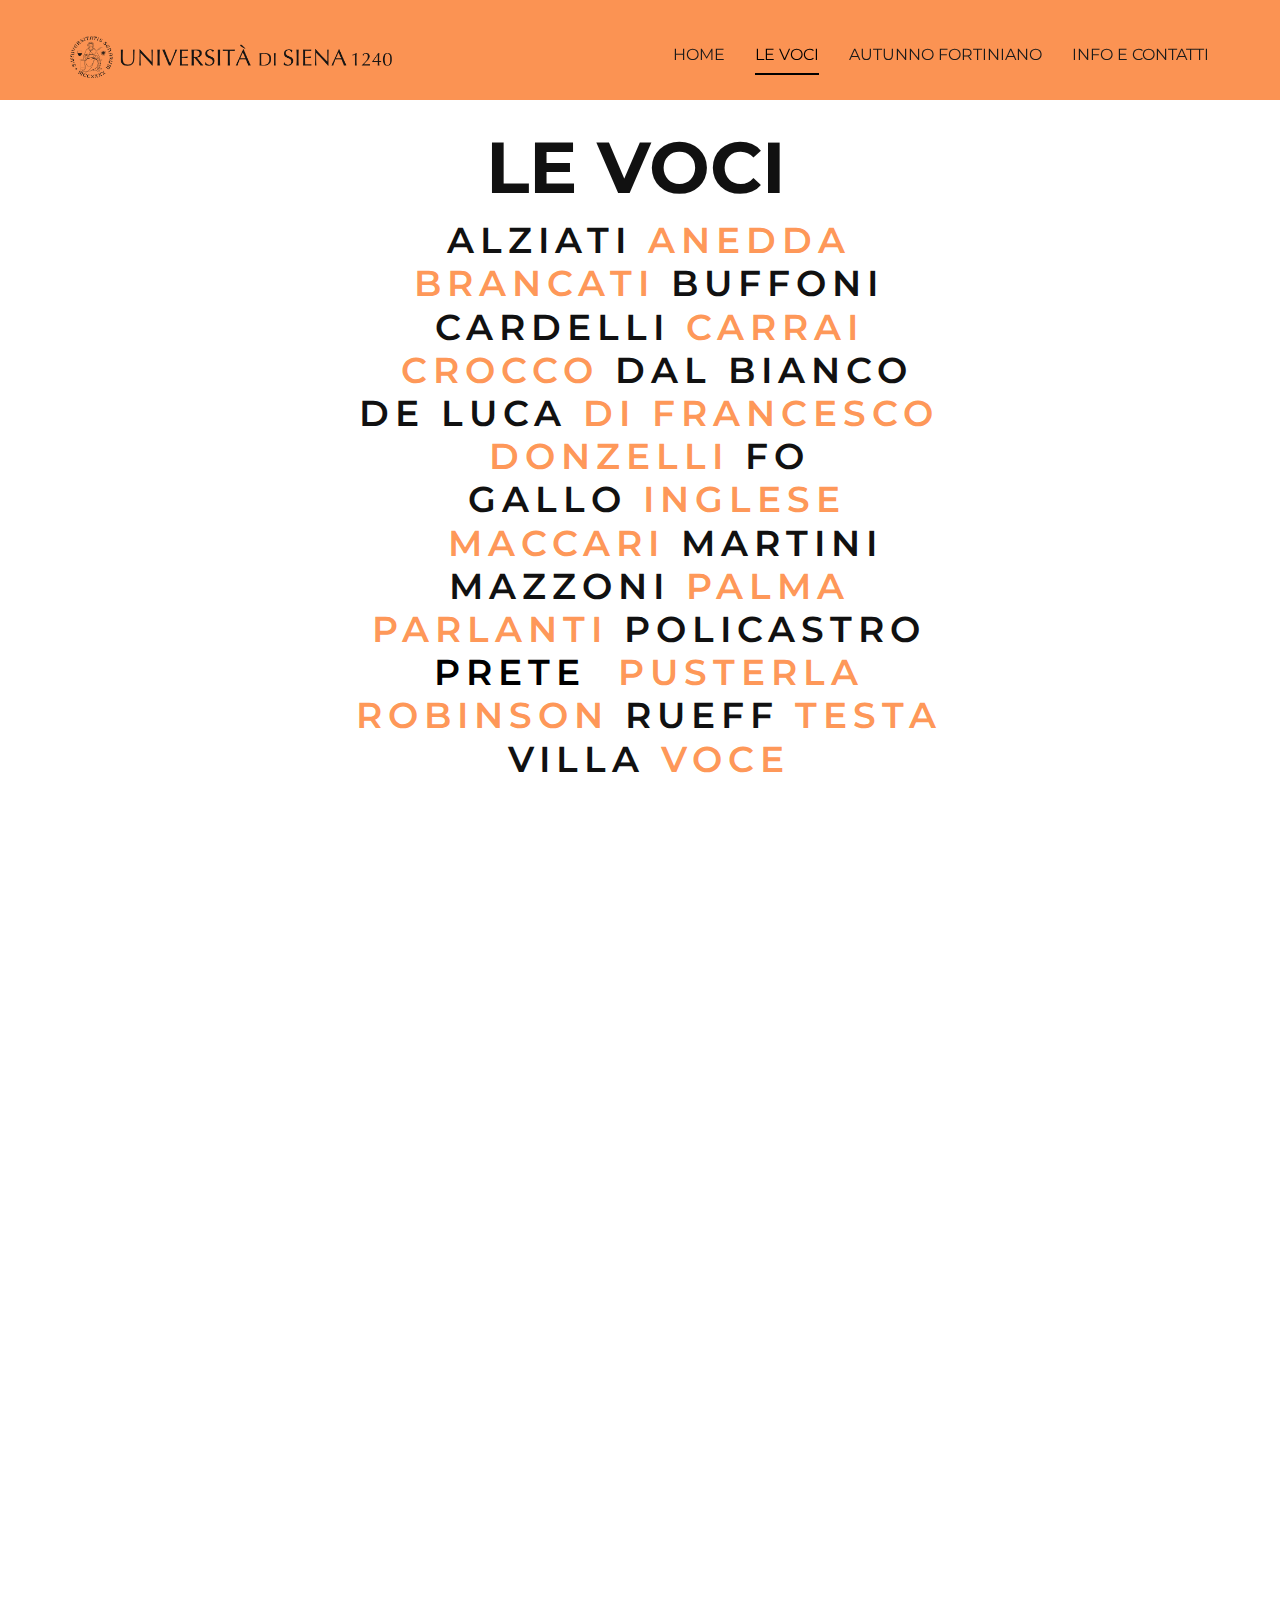
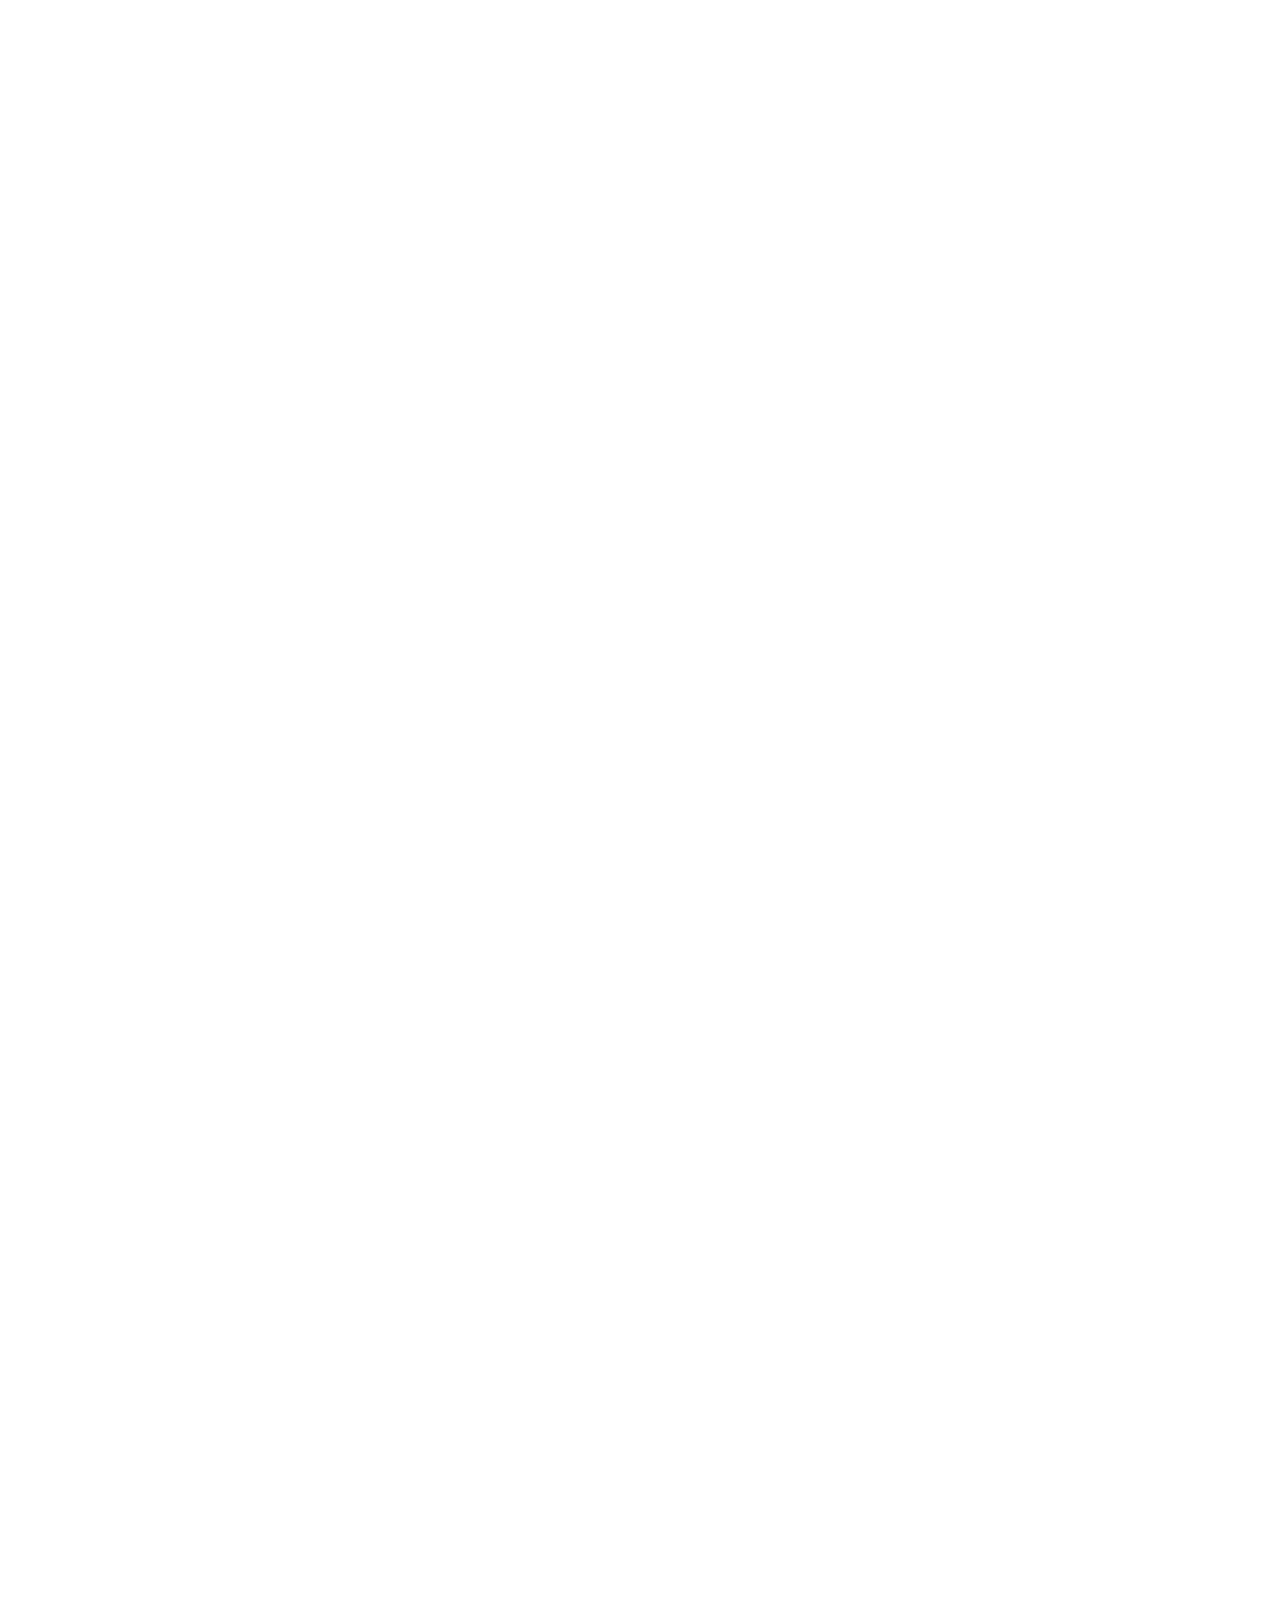
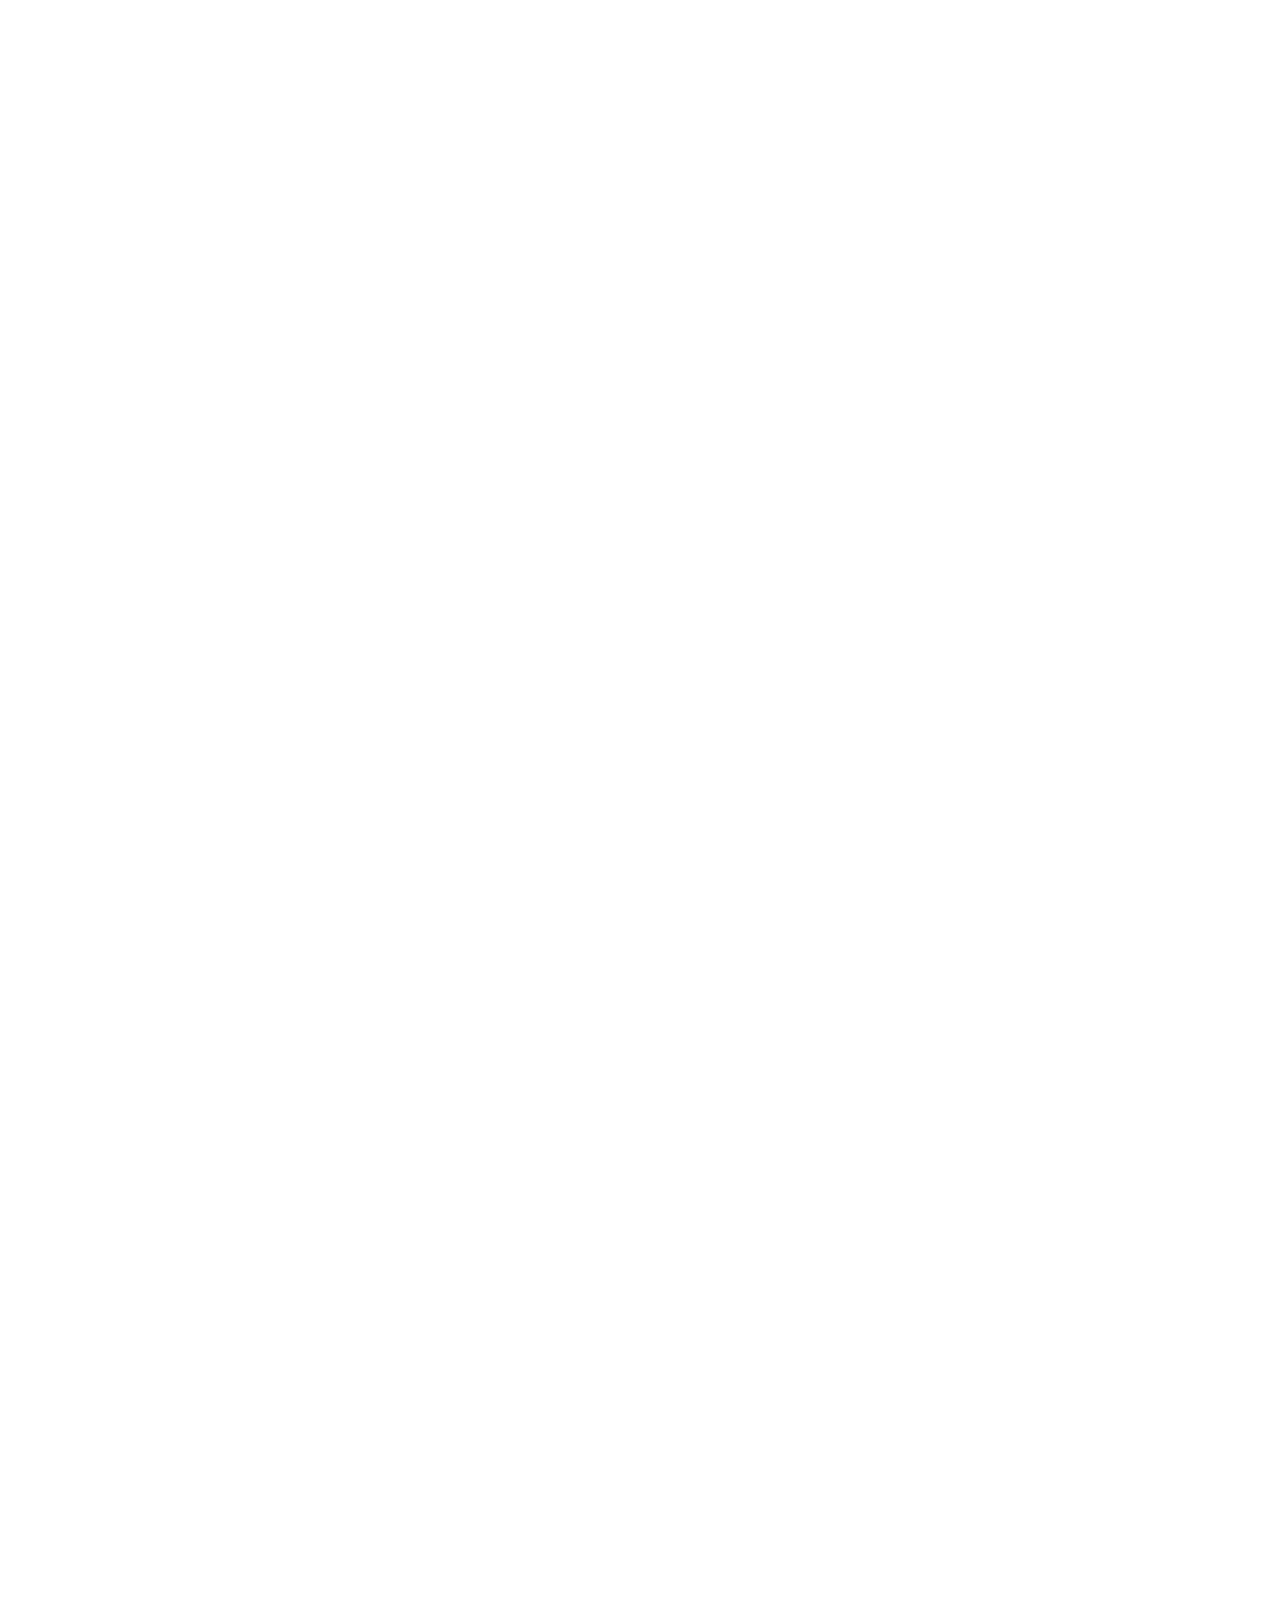
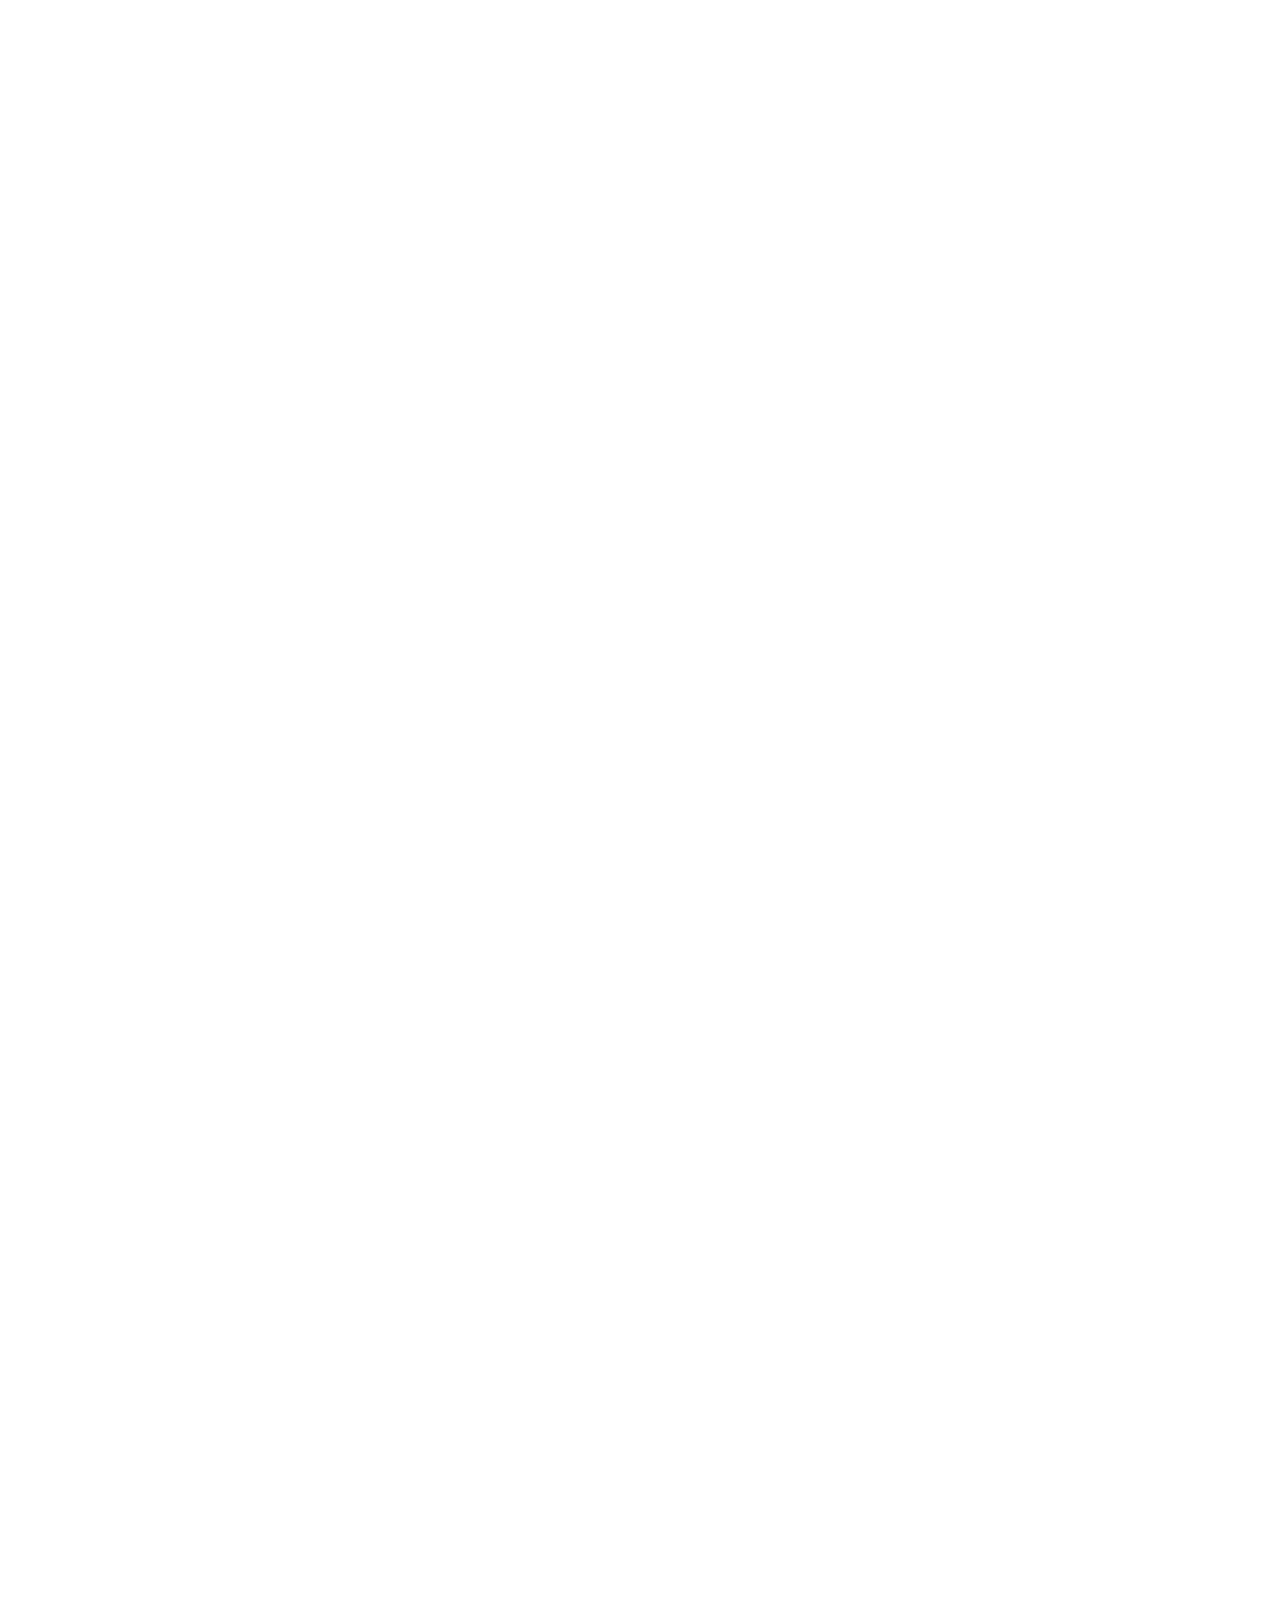
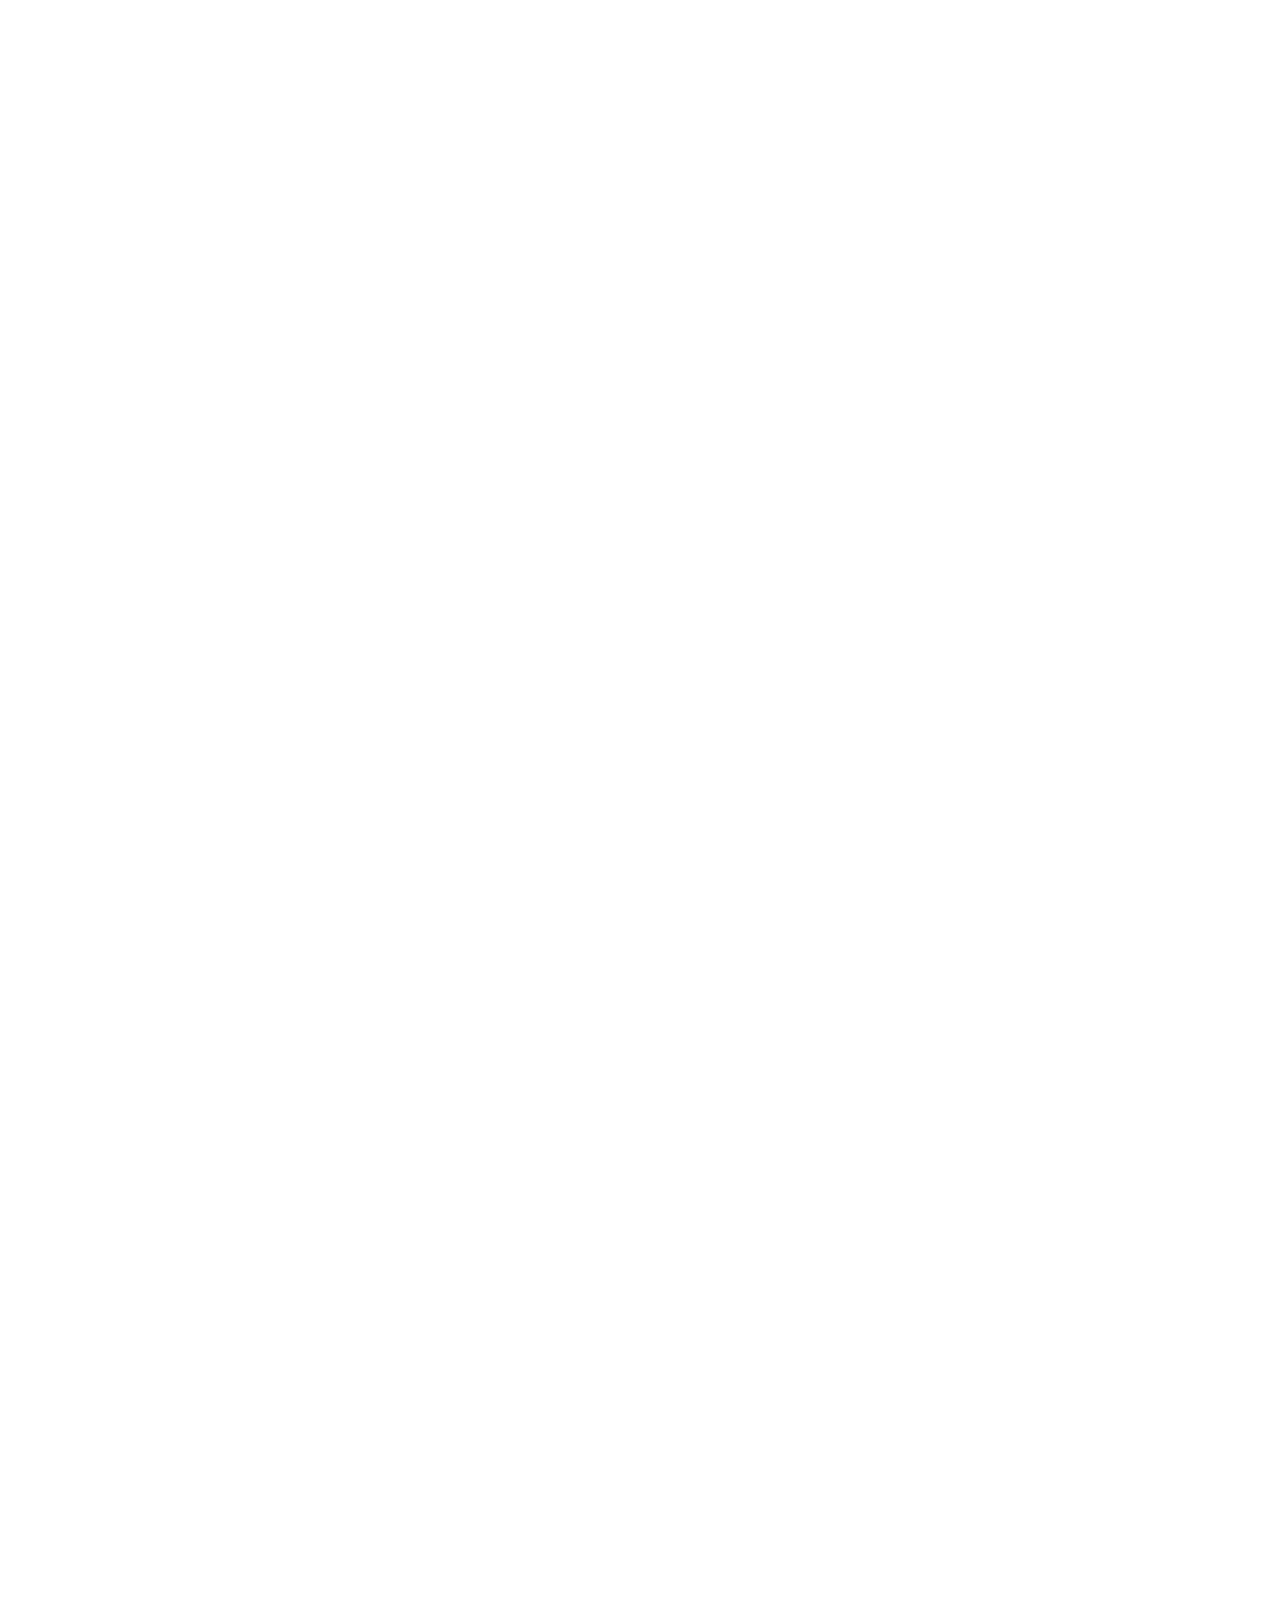
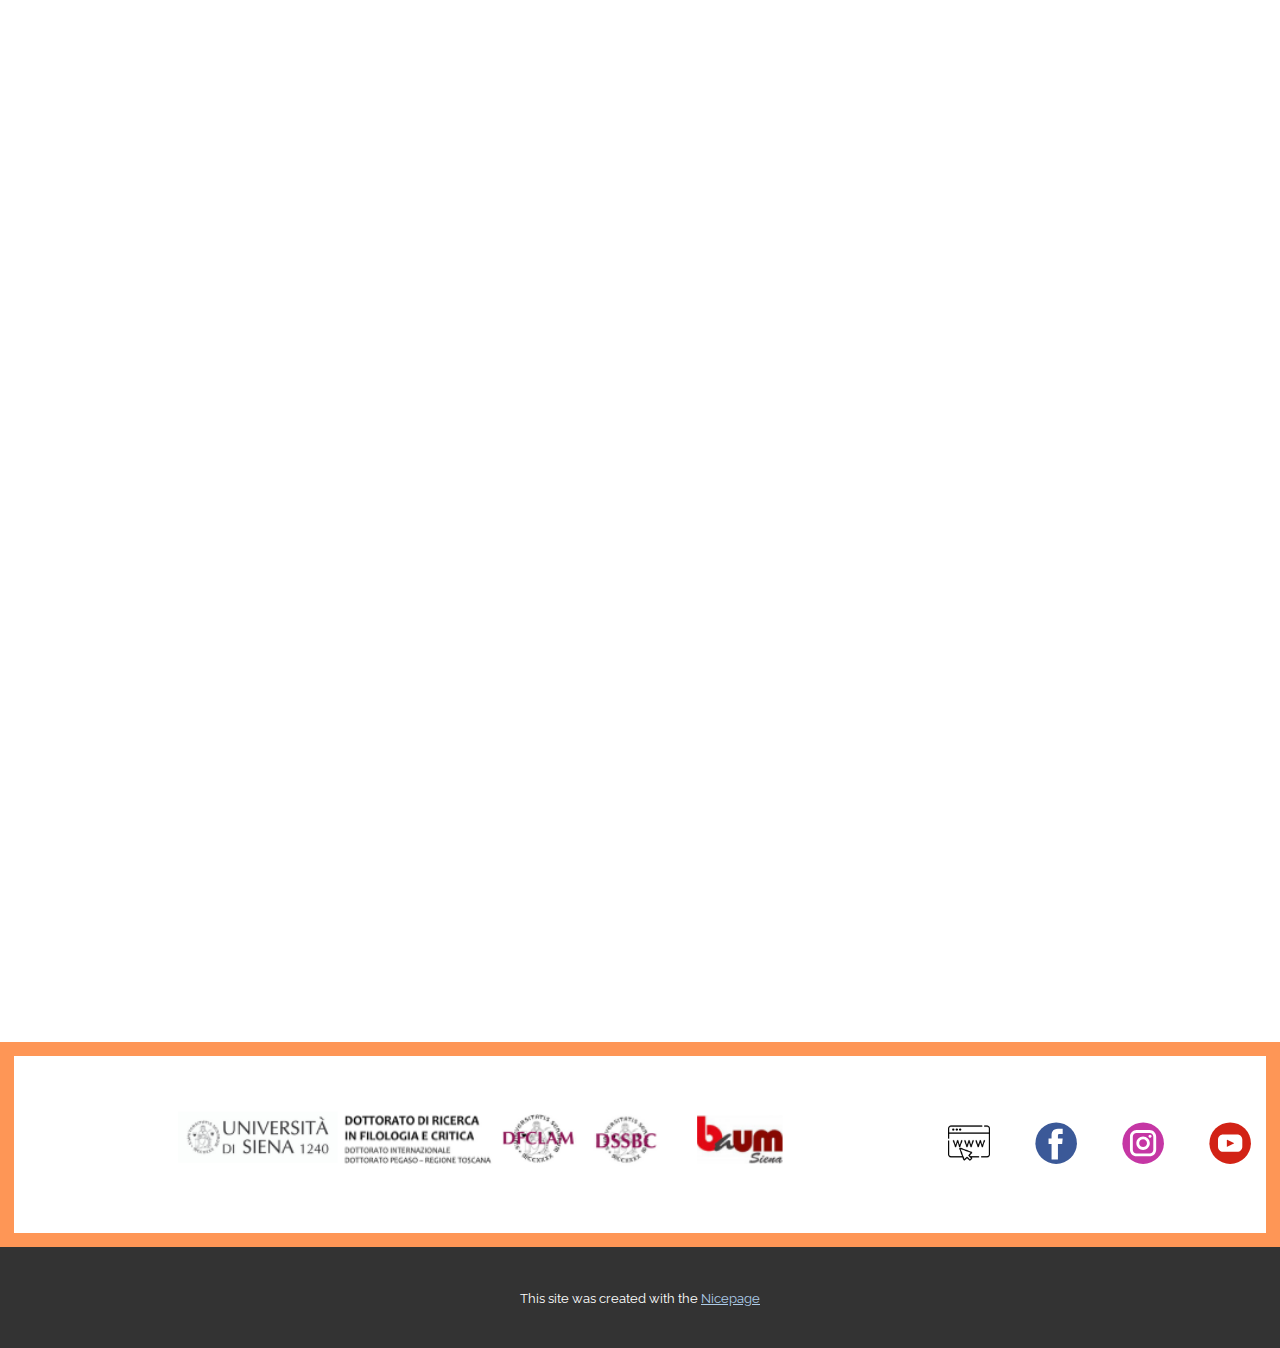
<file: Le-voci2.html>
<!DOCTYPE html>
<html style="font-size: 16px;" lang="it-IT"><head>
    <meta name="viewport" content="width=device-width, initial-scale=1.0">
    <meta charset="utf-8">
    <meta name="keywords" content="circa Sarah Thompson, visione, missione">
    <meta name="description" content="">
    <title>Le voci</title>
    <link rel="stylesheet" href="nicepage.css" media="screen">
<link rel="stylesheet" href="Le-voci.css" media="screen">
    <script class="u-script" type="text/javascript" src="jquery.js" defer=""></script>
    <script class="u-script" type="text/javascript" src="nicepage.js" defer=""></script>
    <link id="u-theme-google-font" rel="stylesheet" href="https://fonts.googleapis.com/css?family=Montserrat:100,100i,200,200i,300,300i,400,400i,500,500i,600,600i,700,700i,800,800i,900,900i|Raleway:100,100i,200,200i,300,300i,400,400i,500,500i,600,600i,700,700i,800,800i,900,900i">
    <link id="u-page-google-font" rel="stylesheet" href="https://fonts.googleapis.com/css?family=Montserrat:100,100i,200,200i,300,300i,400,400i,500,500i,600,600i,700,700i,800,800i,900,900i">
    
    
    
    
    
    <script type="application/ld+json">{
		"@context": "http://schema.org",
		"@type": "Organization",
		"name": "Copia di Site2",
		"sameAs": [
				"https://www.dfclam.unisi.it/it",
				"https://www.facebook.com/dfclam.unisiena",
				"https://www.instagram.com/dfclam.unisi/?hl=it",
				"https://www.youtube.com/channel/UCrnidlR467iyE9RcTFoM9wA"
		]
}</script>
    <meta name="theme-color" content="#478ac9">
    <meta property="og:title" content="Le voci">
    <meta property="og:description" content="">
    <meta property="og:type" content="website">
  <meta data-intl-tel-input-cdn-path="intlTelInput/"></head>
  <body data-path-to-root="./" data-include-products="false" class="u-body u-xl-mode" data-lang="it"><header class="u-clearfix u-custom-color-4 u-header u-sticky u-header" id="sec-c057"><div class="u-clearfix u-sheet u-sheet-1">
        <nav class="u-menu u-menu-one-level u-menu-open-right u-offcanvas u-offcanvas-shift u-menu-1" data-responsive-from="XS" data-submenu-level="with-reload">
          <div class="menu-collapse u-custom-font u-font-montserrat" style="font-size: 1rem; letter-spacing: 0px; font-weight: 700; text-transform: uppercase;">
            <a class="u-button-style u-custom-active-border-color u-custom-border u-custom-border-color u-custom-borders u-custom-color u-custom-effect-duration u-custom-hover-border-color u-custom-left-right-menu-spacing u-custom-padding-bottom u-custom-text-active-color u-custom-text-color u-custom-text-hover-color u-custom-top-bottom-menu-spacing u-hamburger-link u-nav-link u-text-active-palette-1-base u-text-black u-text-hover-palette-2-base u-hamburger-link-1" href="#">
              <svg class="u-svg-link" viewBox="0 0 24 24"><use xlink:href="#menu-hamburger"></use></svg>
              <svg class="u-svg-content" version="1.1" id="menu-hamburger" viewBox="0 0 16 16" x="0px" y="0px" xmlns:xlink="http://www.w3.org/1999/xlink" xmlns="http://www.w3.org/2000/svg"><g><rect y="1" width="16" height="2"></rect><rect y="7" width="16" height="2"></rect><rect y="13" width="16" height="2"></rect>
</g></svg>
            </a>
          </div>
          <div class="u-custom-menu u-nav-container">
            <ul class="u-custom-font u-font-montserrat u-nav u-spacing-30 u-unstyled u-nav-1"><li class="u-nav-item"><a class="u-border-2 u-border-active-black u-border-hover-black u-border-no-left u-border-no-right u-border-no-top u-button-style u-nav-link u-text-active-black u-text-grey-90 u-text-hover-grey-90" href="./" style="padding: 10px 0px;">Home</a>
</li><li class="u-nav-item"><a class="u-border-2 u-border-active-black u-border-hover-black u-border-no-left u-border-no-right u-border-no-top u-button-style u-nav-link u-text-active-black u-text-grey-90 u-text-hover-grey-90" href="Le-voci.html" style="padding: 10px 0px;">Le voci</a>
</li><li class="u-nav-item"><a class="u-border-2 u-border-active-black u-border-hover-black u-border-no-left u-border-no-right u-border-no-top u-button-style u-nav-link u-text-active-black u-text-grey-90 u-text-hover-grey-90" href="Autunno-fortiniano.html" style="padding: 10px 0px;">Autunno fortiniano</a>
</li><li class="u-nav-item"><a class="u-border-2 u-border-active-black u-border-hover-black u-border-no-left u-border-no-right u-border-no-top u-button-style u-nav-link u-text-active-black u-text-grey-90 u-text-hover-grey-90" href="Info-e-Contatti.html" style="padding: 10px 0px;">Info e Contatti</a>
</li></ul>
          </div>
          <div class="u-custom-menu u-nav-container-collapse">
            <div class="u-border-2 u-border-grey-75 u-container-style u-inner-container-layout u-opacity u-opacity-95 u-sidenav u-sidenav-1" data-offcanvas-width="187">
              <div class="u-inner-container-layout u-sidenav-overflow">
                <div class="u-menu-close"></div>
                <ul class="u-active-black u-align-center u-black u-enable-responsive u-hover-black u-nav u-offcanvas u-offcanvas-shift u-popupmenu-items u-spacing-12 u-text-active-white u-text-hover-custom-color-4 u-unstyled u-nav-2" data-responsive-from="MD"><li class="u-nav-item"><a class="u-button-style u-nav-link" href="./">Home</a>
</li><li class="u-nav-item"><a class="u-button-style u-nav-link" href="Le-voci.html">Le voci</a>
</li><li class="u-nav-item"><a class="u-button-style u-nav-link" href="Autunno-fortiniano.html">Autunno fortiniano</a>
</li><li class="u-nav-item"><a class="u-button-style u-nav-link" href="Info-e-Contatti.html">Info e Contatti</a>
</li></ul>
              </div>
            </div>
            <div class="u-menu-overlay u-opacity u-opacity-70"></div>
          </div>
          <style class="menu-style">@media (max-width: 539px) {
                    [data-responsive-from="XS"] .u-nav-container {
                        display: none;
                    }
                    [data-responsive-from="XS"] .menu-collapse {
                        display: block;
                    }
                }</style>
        </nav>
        <img class="u-image u-image-contain u-image-default u-image-1" src="images/logo_unisi.png" alt="" data-image-width="1156" data-image-height="153" data-href="https://www.unisi.it/" data-target="_blank">
      </div></header>
    <section class="u-clearfix u-white u-section-1" id="sec-b4f3">
      <div class="u-clearfix u-sheet u-sheet-1">
        <h2 class="u-text u-text-1" data-animation-name="customAnimationIn" data-animation-duration="2000" data-animation-delay="0">Le voci </h2>
        <h3 class="u-align-center u-text u-text-2"> ALZIATI <span class="u-text-custom-color-4">ANEDDA </span>
          <span class="u-text-custom-color-2"></span>
          <span class="u-text-custom-color-4">BRANCATI </span>BUFFONI CARDELLI <span class="u-text-custom-color-4">CARRAI<br>&nbsp;
          </span>
          <span class="u-text-custom-color-4">CROCCO </span>DAL BIANCo&nbsp;<br>DE LUCA <span class="u-text-custom-color-4">DI FRANCESCO</span>
          <span class="u-text-custom-color-4">DONZELLI </span>FO<br>&nbsp;GALLO <span class="u-text-custom-color-2">
            <span class="u-text-custom-color-4">INGLESE</span>
            <br>&nbsp;
          </span>
          <span class="u-text-custom-color-4">MACCARI&nbsp;</span>MARTI​NI
MAZZONI <span class="u-text-custom-color-4">PALMA</span>
          <span class="u-text-custom-color-4">PARLANTI </span>POLICASTRO <span class="u-text-black">PRETE&nbsp;</span>
          <span class="u-text-custom-color-4">PUSTERLA</span>
          <span class="u-text-custom-color-4"></span>
          <span class="u-text-custom-color-4">ROBINSON </span>RUEFF <span class="u-text-custom-color-2">
            <span class="u-text-custom-color-4">TESTA</span>
          </span>VILLA <span class="u-text-custom-color-4">VOCE</span>
        </h3>
      </div>
    </section>
    <section class="u-align-center u-clearfix u-container-align-center u-white u-section-2" id="carousel_3142">
      <div class="u-clearfix u-sheet u-sheet-1">
        <div class="u-expanded-width u-layout-grid u-list u-list-1">
          <div class="u-repeater u-repeater-1">
            <div class="u-align-left u-container-align-left u-container-style u-list-item u-repeater-item u-list-item-1" data-animation-name="customAnimationIn" data-animation-duration="1500" data-animation-delay="500">
              <div class="u-container-layout u-similar-container u-container-layout-1">
                <h3 class="u-custom-font u-custom-item u-font-montserrat u-text u-text-1"><b>Cristina<br>
                    <span class="u-text-custom-color-4">Alziati</span></b>
                </h3>
                <p class="u-text u-text-2"> Cristina Alziati è nata nel 1963, ha studiato filosofia (senza laurearsi). Nel 1992, presentata da Franco Fortini, pubblica in <br>antologia una silloge poetica (Crocetti). Nel 2005 esce A compimento (Manni), premio internazionale di poesia Pier Paolo <br>Pasolini 2005 e finalista al Viareggio-Opera prima 2006. Con Marcos y Marcos pubblica Come non piangenti (2011), premi <br>Marazza 2012, Pozzale- Luigi Russo 2012 e Stephen Dedalus-Pordenonelegge 2013, e Quarantanove poesie e altri disturbi <br>(2023), premio Pontedilegno Poesia 2023.
                </p>
              </div>
            </div>
            <div class="u-align-left u-container-align-left u-container-style u-list-item u-repeater-item u-list-item-2" data-animation-name="customAnimationIn" data-animation-duration="1500" data-animation-delay="500">
              <div class="u-container-layout u-similar-container u-container-layout-2">
                <h3 class="u-custom-font u-custom-item u-font-montserrat u-text u-text-3">Antonella&nbsp;<span class="u-text-custom-color-4">
                    <br>Anedda
                  </span>
                </h3>
                <p class="u-text u-text-4"> Antonella Anedda (Anedda Angioy) vive a Roma. I suoi libri di poesia dal 1999 al 2022 sono raccolti in&nbsp;Tutte le poesie&nbsp;(Garzanti, 2024). Tra i saggi:&nbsp;La vita dei dettagli, Donzelli&nbsp;&nbsp;(2004),&nbsp;Geografie&nbsp;(Garzanti, 2021)&nbsp; e recentemente&nbsp;I topi di Leopardi e le piante di Darwin.&nbsp;Con Elisa Biagini e Riccardo Donati ha pubblicato&nbsp;Poesia come ossigeno. Per un’ecologia della parola&nbsp;(Chiarelettere, 2021).</p>
              </div>
            </div>
            <div class="u-align-left u-container-align-left u-container-style u-list-item u-repeater-item u-list-item-3" data-animation-name="customAnimationIn" data-animation-duration="1500" data-animation-delay="500">
              <div class="u-container-layout u-similar-container u-container-layout-3">
                <h3 class="u-custom-font u-custom-item u-font-montserrat u-text u-text-5">Francesco<br>
                  <span class="u-text-custom-color-4">brancati&nbsp;</span>
                </h3>
                <p class="u-text u-text-6"> Francesco Brancati ha pubblicato i libri di poesia L’inesploso (in Hula apocalisse, Prufrock SPA, 2018) e L’assedio della gioia (Le Lettere, 2022) e il saggio Riscrivere Boiardo. Francesco Berni, Il Rifacimento dell’Inamoramento de’ Orlando e il proemio del romanzo cavalleresco (Marsilio, 2023).È autore di diversi saggi su Ariosto, Rosselli, Benedetti, Bolaño, Fortini, Trevisan e su questioni di metodologia critica (la funzione dell’etica nella poesia contemporanea). Attualmente è assegnista di ricerca presso l’università di Pisa.È redattore del sito Le parole e le cose per il quale cura la rubrica Esercizi di lettura e del podcast In rime sparse (in collaborazione con Industria&amp;Letteratura).</p>
              </div>
            </div>
            <div class="u-align-left u-container-align-left u-container-style u-list-item u-repeater-item u-list-item-4" data-animation-name="customAnimationIn" data-animation-duration="1500" data-animation-delay="500">
              <div class="u-container-layout u-similar-container u-container-layout-4">
                <h3 class="u-custom-font u-custom-item u-font-montserrat u-text u-text-7"><b>FRANCO</b>
                  <br>
                  <span class="u-text-custom-color-4">BUFFONI</span>
                </h3>
                <p class="u-text u-text-8"> Franco Buffoni ha pubblicato Suora carmelitana 1997, Il profilo del Rosa 2000, Guerra 2005, Noi e loro 2008. L'Oscar Poesie 1975-2012 raccoglie la sua opera poetica. Con Jucci 2014 ha vinto il Premio Viareggio. In seguito sono apparsi Avrei fatto la fine di Turing (2015), l'opera teatrale Personae (2017), La linea del cielo (2018), Betelgeuse e altre poesie scientifiche (2021). È autore dei romanzi Zamel 2009, Il servo di Byron 2012, La casa di via Palestro 2014, Il racconto dello sguardo acceso 2016, Due Pub tre poeti e un desiderio 2019, Silvia è un anagramma 2020, Vite negate 2021, Il Gesuita 2023. Il suo sito è www.francobuffoni.it</p>
              </div>
            </div>
            <div class="u-align-left u-container-align-left u-container-style u-list-item u-repeater-item u-list-item-5" data-animation-name="customAnimationIn" data-animation-duration="1500" data-animation-delay="500">
              <div class="u-container-layout u-similar-container u-container-layout-5">
                <h3 class="u-custom-font u-custom-item u-font-montserrat u-text u-text-9">PIETRO&nbsp;<span class="u-text-custom-color-4">
                    <br>CARDELLI
                  </span>
                </h3>
                <p class="u-text u-text-10"> Pietro Cardelli è nato nel Mugello nel 1994. Si è laureato in Lettere Moderne e Italianistica a Siena, dove ha fatto parte della redazione della rivista di poesia e poetica ‘formavera’. Ha pubblicato il libro di poesia&nbsp;La giusta posizione&nbsp;(XIV Quaderno di poesia italiana contemporanea, Marcos Y Marcos, 2019), poi confluito in&nbsp;Tu devi prendere il potere(Interlinea, 2023 – Vincitore Premio Tirinnanzi Opera Prima e&nbsp;I poeti di vent'anni.&nbsp;Premio Pordenonelegge Poesia.&nbsp;Menzione Speciale Premio di Poesia Paolo Prestigiacomo)</p>
              </div>
            </div>
            <div class="u-align-left u-container-align-left u-container-style u-list-item u-repeater-item u-list-item-6" data-animation-name="customAnimationIn" data-animation-duration="1500" data-animation-delay="500">
              <div class="u-container-layout u-similar-container u-container-layout-6">
                <h3 class="u-custom-font u-custom-item u-font-montserrat u-text u-text-11"> Stefano&nbsp;<span class="u-text-custom-color-4">
                    <br>Carrai
                  </span>
                </h3>
                <p class="u-text u-text-12"> Stefano Carrai ha coltivato la poesia parallelamente alla sua attività di docente universitario e di studioso di poesia da Dante a Saba e Montale. Ha esordito con la raccoltina Epigrammi accidentali uscita sul “Caffè Michelangiolo” nel 2002. Sue poesie sono apparse anche sulle riviste “Soglie”, “l'immaginazione”, “Italian Poetry Review”, “polimnia”, “Atlante”.Il suo primo libro di versi (Il tempo che non muore, postfazione di Luigi Surdich, Interlinea 2012) ha vinto il Premio Pisa per la Poesia nel 2013 e il Premio Contini Bonacossi nel 2014. Il secondo (La traversata del Gobi , postfazione di Niccolò Scaffai, Aragno 2017) ha vinto il Premio Viareggio-Rèpaci per la Poesia 2017. Nel 2021 è uscito Equinozio (Industria e Letteratura). Sue poesie sono state tradotte in spagnolo e in russo.Insegna Letteratura Italiana alla Scuola Normale di Pisa.</p>
              </div>
            </div>
            <div class="u-align-left u-container-align-left u-container-style u-list-item u-repeater-item u-list-item-7" data-animation-name="customAnimationIn" data-animation-duration="1500" data-animation-delay="500">
              <div class="u-container-layout u-similar-container u-container-layout-7">
                <h3 class="u-custom-font u-custom-item u-font-montserrat u-text u-text-13">CLAUDIA&nbsp;<span class="u-text-custom-color-4">
                    <br>CROCCO
                  </span>
                </h3>
                <p class="u-text u-text-14"> Claudia Crocco si è laureata in Filologia moderna all'Università di Siena, e ha conseguito un dottorato in Studi Umanistici all'Università di Trento. È autrice di&nbsp;La poesia italiana del Novecento. Il canone e le interpretazioni&nbsp;(Carocci, 2015), di&nbsp;La poesia in prosa in Italia. Dal Novecento a oggi&nbsp;(Carocci, 2021) e di svariati articoli sulla poesia contemporanea. Le sue poesie sono uscite sul&nbsp;Tredicesimo quaderno italiano di poesia contemporanea, a cura di Franco Buffoni (Marcos y Marcos, 2017).</p>
              </div>
            </div>
            <div class="u-align-left u-container-align-left u-container-style u-list-item u-repeater-item u-list-item-8" data-animation-name="customAnimationIn" data-animation-duration="1500" data-animation-delay="500">
              <div class="u-container-layout u-similar-container u-container-layout-8">
                <h3 class="u-custom-font u-custom-item u-font-montserrat u-text u-text-15">STefano<br>
                  <span class="u-text-custom-color-4">dal bianco</span>
                </h3>
                <p class="u-text u-text-16"> Stefano Dal Bianco (Padova 1961) insegna Poetica e stilistica all’Università di Siena. Ultimi libri di poesia: Ritorno a Planaval (Mondadori 2001; LietoColle 20182), Prove di libertà (Mondadori 2012), Paradiso (Garzanti 2024). Si è occupato prevalentemente della metrica di Petrarca, Ariosto, Andrea Zanzotto, e di poesia del Novecento. Di Zanzotto ha curato il Meridiano Mondadori nel 1999 (con Gian Mario Villalta) e l’Oscar Tutte le poesie (2011). I suoi saggi di poetica sono raccolti in Distratti dal silenzio. Diario di poesia contemporanea, Quodlibet 2019.</p>
              </div>
            </div>
            <div class="u-align-left u-container-align-left u-container-style u-list-item u-repeater-item u-list-item-9" data-animation-name="customAnimationIn" data-animation-duration="1500" data-animation-delay="500">
              <div class="u-container-layout u-similar-container u-container-layout-9">
                <h3 class="u-custom-font u-custom-item u-font-montserrat u-text u-text-17">Bernardo<br>
                  <span class="u-text-custom-color-4">de luca</span>
                </h3>
                <p class="u-text u-text-18"> Bernardo De Luca&nbsp;(Napoli, 1986) insegna Letteratura italiana moderna e contemporanea presso l'Università degli Studi di Napoli "Federico II. Ha curato l'edizione critica e commentata di&nbsp;Foglio di via&nbsp;di Franco Fortini (Quodlibet, 2018) e pubblicato la monografia&nbsp;Il tempo diviso. Poesia e guerra in Sereni, Fortini, Caproni, Luzi&nbsp;(Salerno Editrice, 2022). Ha pubblicato i libri di poesia:&nbsp;Gli oggetti trapassati, d'if, 2014;&nbsp;Misura, Lietocolle-Pordenonelegge, 2018;&nbsp;Campo aperto, Amos edizioni, 2022. Di recente, ha curato con Vittorio Celotto la riedizione di Attraverso Pasolini di Franco Fortini (Quodlibet, 2022)</p>
              </div>
            </div>
            <div class="u-align-left u-container-align-left u-container-style u-list-item u-repeater-item u-list-item-10" data-animation-name="customAnimationIn" data-animation-duration="1500" data-animation-delay="500">
              <div class="u-container-layout u-similar-container u-container-layout-10">
                <h3 class="u-custom-font u-custom-item u-font-montserrat u-text u-text-19">tommaso<br>
                  <span class="u-text-custom-color-4">Di francesco</span>
                </h3>
                <p class="u-text u-text-20"> Tommaso Di Francesco è nato a Roma dove vive e lavora nella redazione de “il manifesto”. I suoi primi versi vennero pubblicati da Pier Paolo Pasolini su Nuovi Argomenti nel 1968.&nbsp; Ha pubblicato i libri di poesia Cliniche (introduzione di Franco Fortini, Crocetti, 1987), Tuffatori (Crocetti, 1992), Disparte (Empiria, 2003). Con Manni Ed.&nbsp; le raccolte Incorpora testo (1994), Il buio della specie (1998), Via Latina (2012), Reificar. Vicenda silente (2017 e i racconti La passione della distrazione (2007). Inoltre i romanzi Il giovane Mitchum Il Lavoro editoriale ‘88, Hotel Abisso Mancosu ‘94. Nel 2021 da Asterios&nbsp; il poema A contendere. Quartine da remoto, e il racconto Ina e Ludwig. Ha curato Veleno, antologia di poesia satirica contemporanea italiana, Savelli ‘81 e La terra più amata, voci della letteratura palestinese, ManifestoLibri 2024.</p>
              </div>
            </div>
            <div class="u-align-left u-container-align-left u-container-style u-list-item u-repeater-item u-list-item-11" data-animation-name="customAnimationIn" data-animation-duration="1500" data-animation-delay="500">
              <div class="u-container-layout u-similar-container u-container-layout-11">
                <h3 class="u-custom-font u-custom-item u-font-montserrat u-text u-text-21">tommaso<br>
                  <span class="u-text-custom-color-4">donzelli</span>
                </h3>
                <p class="u-text u-text-22"> Bernardo De Luca&nbsp;(Napoli, 1986) insegna Letteratura italiana moderna e contemporanea presso l'Università degli Studi di Napoli "Federico II. Ha curato l'edizione critica e commentata di&nbsp;Foglio di via&nbsp;di Franco Fortini (Quodlibet, 2018) e pubblicato la monografia&nbsp;Il tempo diviso. Poesia e guerra in Sereni, Fortini, Caproni, Luzi&nbsp;(Salerno Editrice, 2022). Ha pubblicato i libri di poesia:&nbsp;Gli oggetti trapassati, d'if, 2014;&nbsp;Misura, Lietocolle-Pordenonelegge, 2018;&nbsp;Campo aperto, Amos edizioni, 2022. Di recente, ha curato con Vittorio Celotto la riedizione di Attraverso Pasolini di Franco Fortini (Quodlibet, 2022)</p>
              </div>
            </div>
            <div class="u-align-left u-container-align-left u-container-style u-list-item u-repeater-item u-list-item-12" data-animation-name="customAnimationIn" data-animation-duration="1500" data-animation-delay="500">
              <div class="u-container-layout u-similar-container u-container-layout-12">
                <h3 class="u-custom-font u-custom-item u-font-montserrat u-text u-text-23">
                  <span class="u-text-custom-color-4">
                    <font color="#111111">Alessandro</font>
                    <br>fo
                  </span>
                </h3>
                <p class="u-text u-text-24"> Alessandro Fo&nbsp;(1955) insegna all’Università di Siena. Ha tradotto e curato (per Einaudi): Rutilio Namaziano,&nbsp;Il ritorno(1994); Apuleio,&nbsp;Le Metamorfosi&nbsp;(2010); Virgilio,&nbsp;Eneide&nbsp;(2012); Catullo,&nbsp;Le poesie&nbsp;(2018). Fra i suoi libri di versi, per Einaudi&nbsp;Corpuscolo&nbsp;(2004),&nbsp;Mancanze&nbsp;(2014, Premio Vareggio-Rèpaci),&nbsp;Filo spinato&nbsp;(2021). Un’antologia poetica e una bibliografia sistematica in Caterina Lazzarini (ed.),&nbsp;Anche domani,&nbsp;Testimonianze critiche per la poesia di Alessandro Fo&nbsp;(Macabor 2023).</p>
              </div>
            </div>
            <div class="u-align-left u-container-align-left u-container-style u-list-item u-repeater-item u-list-item-13" data-animation-name="customAnimationIn" data-animation-duration="1500" data-animation-delay="500">
              <div class="u-container-layout u-similar-container u-container-layout-13">
                <h3 class="u-custom-font u-custom-item u-font-montserrat u-text u-text-25">carmen<br>
                  <span class="u-text-custom-color-4">gallo</span>
                </h3>
                <p class="u-text u-text-26"> Carmen Gallo insegna alla Sapienza Università di Roma. Si occupa di letteratura elisabettiana, di poesia modernista e di teatro britannico contemporaneo. Ha scritto il saggio&nbsp;Eucarestia e poesia nel primo Seicento inglese&nbsp;(Pacini 2018, Tempera Book Prize) e ha curato, tra le altre, la traduzione di:&nbsp;Tutto è vero, o Enrico VIII&nbsp;di Shakespeare (Bompiani 2017),&nbsp;La terra devastata&nbsp;di T. S. Eliot (il Saggiatore 2021),&nbsp;Romeo e Giulietta&nbsp;di Shakespeare&nbsp;(Rizzoli 2023). Ha inoltre pubblicato tre libri di poesia: l'ultimo,&nbsp;Le Fuggitive&nbsp;(Aragno 2020), ha vinto il Premio Napoli. Nel 2024&nbsp;è uscito il testo in prosa&nbsp;Tecniche di nascondimento per adulti&nbsp;(Italo Svevo 2024).&nbsp;</p>
              </div>
            </div>
            <div class="u-align-left u-container-align-left u-container-style u-list-item u-repeater-item u-list-item-14" data-animation-name="customAnimationIn" data-animation-duration="1500" data-animation-delay="500">
              <div class="u-container-layout u-similar-container u-container-layout-14">
                <h3 class="u-custom-font u-custom-item u-font-montserrat u-text u-text-27">andrea<br>
                  <span class="u-text-custom-color-4">inglese</span>
                </h3>
                <p class="u-text u-text-28"> Andrea Inglese, vive nei pressi di Parigi. Scrive in versi e in prosa, ed è traduttore dal francese. Tra le ultime pubblicazioni: il romanzo&nbsp;La vita adulta&nbsp;(Ponte Alle Grazie 2021; finalista Premio Bergamo 2022) e il volume di poesia&nbsp;Il rumore è il messaggio&nbsp;([diaforia 2023; Premio Pagliarani 2024). Nel 2024 sono usciti la raccolta di saggi&nbsp;Maestri Contro: Brioschi, Guglielmi, Rossi-Landi&nbsp;(Biblion), curata con Paolo Giovannetti, e il volume di prose&nbsp;Storie di un secolo ulteriore&nbsp;(DeriveApprodi).</p>
              </div>
            </div>
            <div class="u-align-left u-container-align-left u-container-style u-list-item u-repeater-item u-list-item-15" data-animation-name="customAnimationIn" data-animation-duration="1500" data-animation-delay="500">
              <div class="u-container-layout u-similar-container u-container-layout-15">
                <h3 class="u-custom-font u-custom-item u-font-montserrat u-text u-text-29">paolo<br>
                  <span class="u-text-custom-color-4">maccari</span>
                </h3>
                <p class="u-text u-text-30"> Paolo Maccari (Colle Val d’Elsa, 1975) vive a Firenze. Tra i suoi libri di poesia: Ospiti (Manni, 2000), Fuoco amico (Passigli, 2009), Fermate (Elliot, 2017), Quaderno delle presenze (Le Lettere, 2022). Suoi testi sono presenti in diverse antologie italiane e straniere. Sul versante critico, ha introdotto e curato opere di scrittori otto-novecenteschi ed è autore di una monografia su Bartolo Cattafi, Spalle al muro (SEF, 2003) e di un volume su Dino Campana, Il poeta sotto esame (Passigli, 2012).&nbsp;</p>
              </div>
            </div>
            <div class="u-align-left u-container-align-left u-container-style u-list-item u-repeater-item u-list-item-16" data-animation-name="customAnimationIn" data-animation-duration="1500" data-animation-delay="500">
              <div class="u-container-layout u-similar-container u-container-layout-16">
                <h3 class="u-custom-font u-custom-item u-font-montserrat u-text u-text-31">
                  <span class="u-text-custom-color-4">
                    <font color="#111111">giulia</font>
                  </span>
                  <br>
                  <span class="u-text-custom-color-4">martini</span>
                </h3>
                <p class="u-text u-text-32"> Giulia Martini ha svolto un dottorato di ricerca in Filologia e Critica all’Università di Siena, in co-tutela con l’Université de Fribourg. È autrice dei libri di poesie&nbsp;Coppie minime&nbsp;(Interno Poesia 2018) e&nbsp;Tresor&nbsp;(Interno Poesia 2024). Ancora per Interno Poesia ha curato l’antologia&nbsp;Poeti italiani nati negli anni ’80 e ’90, uscita in tre volumi fra il 2019 e il 2022. È in uscita per Carocci il saggio&nbsp;L'apocalisse dialogica. Scambi di battute nella poesia italiana del Novecento, tratto dalla sua tesi di dottorato.&nbsp;</p>
              </div>
            </div>
            <div class="u-align-left u-container-align-left u-container-style u-list-item u-repeater-item u-list-item-17" data-animation-name="customAnimationIn" data-animation-duration="1500" data-animation-delay="500">
              <div class="u-container-layout u-similar-container u-container-layout-17">
                <h3 class="u-custom-font u-custom-item u-font-montserrat u-text u-text-33">guido<br>
                  <span class="u-text-custom-color-4">mazzoni</span>
                </h3>
                <p class="u-text u-text-34"> Guido Mazzoni (1967) ha pubblicato i libri di poesia La scomparsa del respiro dopo la caduta, in Terzo quaderno di poesia contemporanea (Guerini 1992),&nbsp;I mondi&nbsp;(Donzelli 2010, Premio Tirinnanzi) e La pura superficie&nbsp;(Donzelli 2017, Premio Pagliarani, Premio Napoli), i saggi di critica e teoria della letteratura&nbsp;Forma e solitudine (Marcos y Marcos 2002)&nbsp;Sulla poesia moderna (Il Mulino 2005),&nbsp;Teoria del romanzo (Il Mulino 2011) e un libro sulla politica e la società contemporanea, I destini generali (Laterza 2015). Insegna all’Università di Siena, vive a Roma.&nbsp;</p>
              </div>
            </div>
            <div class="u-align-left u-container-align-left u-container-style u-list-item u-repeater-item u-list-item-18" data-animation-name="customAnimationIn" data-animation-duration="1500" data-animation-delay="500">
              <div class="u-container-layout u-similar-container u-container-layout-18">
                <h3 class="u-custom-font u-custom-item u-font-montserrat u-text u-text-custom-color-4 u-text-35">
                  <font color="#000000">massimo</font>
                  <br>palma
                </h3>
                <p class="u-text u-text-36"> Massimo Palma (1978) vive a Roma e insegna Filosofia politica a Napoli. Ha pubblicato&nbsp;Berlino Zoo Station&nbsp;(Cooper, 2012),&nbsp;Nico e le maree&nbsp;(Castelvecchi, 2019),&nbsp;Happy Diaz&nbsp;(Castelvecchi, 2021),&nbsp;Olanda, 1945. Anne Frank e i Neutral Milk Hotel&nbsp;(Nottetempo 2023). Con&nbsp;Movimento e stasi&nbsp;(Industria &amp; Letteratura, 2021) ha vinto il Premio Franco Fortini per la poesia. Nel 2024 ha pubblicato la plaquette&nbsp;La conta&nbsp;(Edizioni Volatili). Ha tradotto e curato opere di Max Weber (Economia e società, Donzelli 2003-2018), Walter Benjamin (Il mio Kafka,&nbsp;Esperienza e povertà,&nbsp;Senza scopo finale, Castelvecchi 2024, 2018, 2017), Georges Bataille (Piccole ricapitolazioni comiche, Aragno 2015), Georg Heym (Umbra vitae, Castelvecchi 2020), Fredric Jameson (Dossier Benjamin, Treccani 2022).</p>
              </div>
            </div>
            <div class="u-align-left u-container-align-left u-container-style u-list-item u-repeater-item u-list-item-19" data-animation-name="customAnimationIn" data-animation-duration="1500" data-animation-delay="500">
              <div class="u-container-layout u-similar-container u-container-layout-19">
                <h3 class="u-custom-font u-custom-item u-font-montserrat u-text u-text-37">andrea<br>
                  <span class="u-text-custom-color-4">parlanti</span>
                </h3>
                <p class="u-text u-text-38"> Andrea Parlanti fa ricerca sull'opera saggistica di Fortini presso la Scuola superiore di studi storici dell'università di San Marino. Attualmente vive a Firenze, lavora presso il centro polivalente Flog, è vicepresidente della Casa del popolo di San Niccolò e fa parte della associazione Connections.</p>
              </div>
            </div>
            <div class="u-align-left u-container-align-left u-container-style u-list-item u-repeater-item u-list-item-20" data-animation-name="customAnimationIn" data-animation-duration="1500" data-animation-delay="500">
              <div class="u-container-layout u-similar-container u-container-layout-20">
                <h3 class="u-custom-font u-custom-item u-font-montserrat u-text u-text-39">bernardo<br>
                  <span class="u-text-custom-color-4">policastro</span>
                </h3>
                <p class="u-text u-text-40"> Bernardo De Luca&nbsp;(Napoli, 1986) insegna Letteratura italiana moderna e contemporanea presso l'Università degli Studi di Napoli "Federico II. Ha curato l'edizione critica e commentata di&nbsp;Foglio di via&nbsp;di Franco Fortini (Quodlibet, 2018) e pubblicato la monografia&nbsp;Il tempo diviso. Poesia e guerra in Sereni, Fortini, Caproni, Luzi&nbsp;(Salerno Editrice, 2022). Ha pubblicato i libri di poesia:&nbsp;Gli oggetti trapassati, d'if, 2014;&nbsp;Misura, Lietocolle-Pordenonelegge, 2018;&nbsp;Campo aperto, Amos edizioni, 2022. Di recente, ha curato con Vittorio Celotto la riedizione di Attraverso Pasolini di Franco Fortini (Quodlibet, 2022)</p>
              </div>
            </div>
          </div>
        </div>
      </div>
    </section>
    <section class="u-align-center u-clearfix u-container-align-center u-white u-section-3" id="carousel_23f5">
      <div class="u-clearfix u-sheet u-valign-middle u-sheet-1">
        <div class="u-expanded-width u-layout-grid u-list u-list-1">
          <div class="u-repeater u-repeater-1">
            <div class="u-align-left u-container-align-left u-container-style u-list-item u-repeater-item u-list-item-1" data-animation-name="customAnimationIn" data-animation-duration="1500" data-animation-delay="500">
              <div class="u-container-layout u-similar-container u-container-layout-1">
                <h3 class="u-custom-font u-custom-item u-font-montserrat u-text u-text-1"><b>antonio<br>
                    <span class="u-text-custom-color-4">prete</span></b>
                </h3>
                <p class="u-text u-text-2"> Antonio Prete ha insegnato Letterature Comparate nell’Università di Siena. Saggista, poeta, narratore, traduttore. Tra i suoi saggi recenti: Il cielo nascosto. Grammatica dell’interiorità (2016), Carte d’amore (2022). Nella narrativa: L’ordine animale delle cose (2008), Torre saracena (2018), Album di un’infanzia nel Salento (2023). Nella poesia: Se la pietra fiorisce (2012), Tutto è sempre ora (2019), Convito delle stagioni (2024). Un quaderno di traduzioni poetiche è L’ospitalità della lingua (2014).</p>
              </div>
            </div>
            <div class="u-align-left u-container-align-left u-container-style u-list-item u-repeater-item u-list-item-2" data-animation-name="customAnimationIn" data-animation-duration="1500" data-animation-delay="500">
              <div class="u-container-layout u-similar-container u-container-layout-2">
                <h3 class="u-custom-font u-custom-item u-font-montserrat u-text u-text-3">fabio<span class="u-text-custom-color-4">
                    <br>pusterla
                  </span>
                </h3>
                <p class="u-text u-text-4"> Fabio Pusterla (1957) insegna all’Università della Svizzera Italiana. Attivo come studioso, saggista e traduttore, in particolare di Philippe Jaccottet, è autore di numerose raccolte poetiche, tradotte nelle principali lingue europee. Parte della sua opera è raccolta nei due volumi antologici Le terre emerse (Einaudi, 2009) e Da qualche parte nello spazio (Le Lettere, 2022). Per la casa editrice Marcos y Marcos dirige la collana poetica Le Ali.</p>
              </div>
            </div>
            <div class="u-align-left u-container-align-left u-container-style u-list-item u-repeater-item u-list-item-3" data-animation-name="customAnimationIn" data-animation-duration="1500" data-animation-delay="500">
              <div class="u-container-layout u-similar-container u-container-layout-3">
                <h3 class="u-custom-font u-custom-item u-font-montserrat u-text u-text-5">peter<br>
                  <span class="u-text-custom-color-4">robinson</span>
                </h3>
                <p class="u-text u-text-6"> Peter Robinson&nbsp;è professore di Letteratura inglese e americana all'università di Reading, Inghilterra, e cura la collana di poesia per la casa editrice Two Rivers Press.Ha pubblicato aforismi, poesie in prosa, una scelta di racconti, due romanzi, vari volumi di critica letteraria, oltre a libri di poesia e traduzioni (da Bassani, De Marchi,&nbsp;Erba, Pozzi, Sereni ed altri). Ha ricevuto il Premio Cheltenham, il Premio John Florio, e due raccomandazioni della Poetry Book Society.</p>
              </div>
            </div>
            <div class="u-align-left u-container-align-left u-container-style u-list-item u-repeater-item u-list-item-4" data-animation-name="customAnimationIn" data-animation-duration="1500" data-animation-delay="500">
              <div class="u-container-layout u-similar-container u-container-layout-4">
                <h3 class="u-custom-font u-custom-item u-font-montserrat u-text u-text-7"><b>martin</b>
                  <br>
                  <span class="u-text-custom-color-4">rueff</span>
                </h3>
                <p class="u-text u-text-8"> Dopo avere insegnato a Bologna e a Parigi (Jussieu), Martin Rueff è professore ordinario di letteratura francese e di storia delle idee presso l’università di Ginevra (cattedra Jean Starobinski). Critico, filosofo e traduttore è scrittore in versi. Come critico si consacra alla letteratura del Settecento e soprattutto all’opera e al pensiero di Jean-Jacques Rousseau, ma anche al pensiero contemporaneo e alle relazioni fra letteratura e scienze umane (ha contribuito all’edizione delle opere di Michel Foucault et di Claude Lévi-Strauss nella Pléiade). Si occupa delle relazioni fra poetica e filosofia (ha dedicato un libro a Michel Deguy).&nbsp;&nbsp;Ha scritto vari saggi su Rousseau&nbsp;:&nbsp;A coups redoublées (la théorie de l’homme de Jean-Jacques Rousseau et sa doctrine de l’expression)&nbsp;e&nbsp;Foudroyante pitié (Aristote avec Rousseau, Bassani avec Céline et Ungaretti).Nel 2024 è uscito&nbsp;Au bout de la langue, NOUS, un saggio sull’espressione.&nbsp;&nbsp;Come traduttore si è dedicato all’opera di vari poeti italiani (Zanzotto, Cecchinel, De Signoribus, Mazzoni) ma anche di filosofi e di storici (Agamben e Carlo Ginzburg). Si ritrova impegnato nella ritraduzione dell’opera di Calvino presso Gallimard (otto volumi tradotti). Nel 2023 sono uscite tradotte e curate da lui: -&nbsp;La corrispondenza&nbsp;di Calvino (Gallimard, 20023) ;&nbsp;Liguries&nbsp;(NOUS, 2023) ;&nbsp;Les Jeunes du Pô&nbsp;(Cahiers de l’Hôtel Galliffet, 2023). Nel 2024 ha diretto insieme a Christophe Mileschi un Cahier de l’Herne dedicato a Calvino. Ha partecipato alla Pléiade di Calvino.Ha pubblicato vari libri di poesia: l’ultimo in francese s’intitola&nbsp;La Jonction&nbsp;(éditions NOUS, 2019). Ha pubblicato nel 2021 un libro di versi in italiano:&nbsp;Verticale Ponte. Mondo InfoShop, 2021. Nel 2023&nbsp;Icaro grida in un cielo di creta&nbsp;(Pordenone, Samuele Editore) che ha letto a Kiev nel giugno 2024.&nbsp;Verticale ponte&nbsp;ha vinto il premio Pavese per la poesia.É caporedattore della rivista&nbsp;Po&amp;sie&nbsp;fondata da Michel Deguy. Nel 2025 pubblicherà un nuovo saggio:&nbsp;Grammaires de Rousseau&nbsp;(EHESS/ Gallimard/ Seuil) e due raccolte di poesie presso NOUS e EXC.</p>
              </div>
            </div>
            <div class="u-align-left u-container-align-left u-container-style u-list-item u-repeater-item u-list-item-5" data-animation-name="customAnimationIn" data-animation-duration="1500" data-animation-delay="500">
              <div class="u-container-layout u-similar-container u-container-layout-5">
                <h3 class="u-custom-font u-custom-item u-font-montserrat u-text u-text-9">italo<span class="u-text-custom-color-4">
                    <br>testa
                  </span>
                </h3>
                <p class="u-text u-text-10"> Italo Testa è nato nella provincia emiliana e vive a Milano. Ha pubblicato i libri di poesia&nbsp;Se non sarò più mia&nbsp;(Pordenonelegge - Samuele editore),&nbsp;Onda statica&nbsp;(Zacinto Edizioni, 2022),&nbsp;quattro&nbsp;(oédipus, 2021),&nbsp;Teoria delle rotonde&nbsp;(Valigie Rosse, 2020);&nbsp;L’indifferenza naturale&nbsp;(Marcos y Marcos, 2018);&nbsp;Tutto accade ovunque&nbsp;(Aragno, 2016),&nbsp;i camminatori&nbsp;(Valigie Rosse, 2013),&nbsp;La divisione della gioia&nbsp;(Transeuropa, 2010; nuova edizione aumentata, Industria &amp; Letteratura, 2024),&nbsp;canti ostili&nbsp;(Lietocolle, 2007),&nbsp;Biometrie&nbsp;(Manni, 2005),&nbsp;Gli aspri inganni&nbsp;(Lietocolle, 2004).&nbsp;Tra i suoi saggi,&nbsp;Autorizzare la speranza. Giustizia poetica e futuro radicale&nbsp;(Interlinea 2023). Direttore della rivista «L’Ulisse», è coordinatore del lit-blog&nbsp;Le parole e le cose.&nbsp;&nbsp;Insegna Filosofia teoretica all'Università di Parma.</p>
              </div>
            </div>
            <div class="u-align-left u-container-align-left u-container-style u-list-item u-repeater-item u-list-item-6" data-animation-name="customAnimationIn" data-animation-duration="1500" data-animation-delay="500">
              <div class="u-container-layout u-similar-container u-container-layout-6">
                <h3 class="u-custom-font u-custom-item u-font-montserrat u-text u-text-11"> marco<span class="u-text-custom-color-4">
                    <br>villa
                  </span>
                </h3>
                <p class="u-text u-text-12"> Marco Villa è ricercatore all'Università degli Studi di Siena. Si occupa principalmente di poesia italiana contemporanea (tra le sue pubblicazioni:&nbsp;La sintassi di Somiglianze. Sulla poesia di Milo De Angelis, Pacini 2019;&nbsp;Poesia e ripetizione lessicale. D'Annunzio, Pascoli, primo Novecento, ETS 2020) Di recente ha curato l'edizione del carteggio Baldacci-Fortini («Parlare di tutto». Un'idea della critica, FUP-Usiena Press 2023) e un commento alle&nbsp;Poesie&nbsp;di Cesare Pavese (Garzanti 2023). È fondatore del sito&nbsp;formavera.com&nbsp;e ha pubblicato il libro di poesie&nbsp;Un paese di soli guardiani&nbsp;(Amos 2019).</p>
              </div>
            </div>
            <div class="u-align-left u-container-align-left u-container-style u-list-item u-repeater-item u-list-item-7" data-animation-name="customAnimationIn" data-animation-duration="1500" data-animation-delay="500">
              <div class="u-container-layout u-similar-container u-container-layout-7">
                <h3 class="u-custom-font u-custom-item u-font-montserrat u-text u-text-13">lello<span class="u-text-custom-color-4">
                    <br>voce
                  </span>
                </h3>
                <p class="u-text u-text-14"> Poeta, scrittore e performer.È uno dei pionieri europei dello spoken word e della ‘spoken music’ ed ha introdotto in Italia il Poetry slam.&nbsp;Ha pubblicato svariati libri e CD di poesia, con musicisti come P. Fresu, F. Nemola, A. Salis, M.P. De Vito, M.Gross, C. Loguercio, L. Cinque, R. Paci Dalò, tra cui&nbsp;Farfalle da combattimento&nbsp;(Bompiani, 1999),&nbsp;Fast Blood&nbsp;&nbsp;(2003 – Premio Delfini di poesia, con le illustrazioni di Sandro Chia),&nbsp;&nbsp;Piccola cucina cannibale&nbsp;(Squi[libri], 2012 ), per il quale è stato insignito del Premio Napoli&nbsp; Opere Multimediali 2012.Il suo successivo libro-CD, è&nbsp;Il fiore inverso&nbsp;(Squi[libri], 2016), a cui è stato conferito il Premio Nazionale “Elio Pagliarani” di Poesia.Nel 2022 pubblica&nbsp;Razos&nbsp;(La nave di Teseo), vincitore dei premi&nbsp;Bologna in Lettere&nbsp;e&nbsp;Paolo Prestigiacomo.</p>
              </div>
            </div>
          </div>
        </div>
      </div>
    </section>
    
    
    
    <footer class="u-border-14 u-border-custom-color-4 u-clearfix u-footer u-white" id="sec-97f8"><div class="u-clearfix u-sheet u-sheet-1">
        <div class="data-layout-selected u-clearfix u-expanded-width u-gutter-30 u-layout-wrap u-layout-wrap-1">
          <div class="u-gutter-0 u-layout">
            <div class="u-layout-row">
              <div class="u-align-left u-container-align-left u-container-style u-layout-cell u-left-cell u-size-45 u-layout-cell-1">
                <div class="u-container-layout u-valign-middle u-container-layout-1">
                  <img class="u-image u-image-contain u-image-default u-image-1" src="images/image3.png" alt="" data-image-width="566" data-image-height="92">
                </div>
              </div>
              <div class="u-align-right u-container-align-right u-container-style u-layout-cell u-right-cell u-size-15 u-layout-cell-2">
                <div class="u-container-layout u-valign-middle u-container-layout-2">
                  <div class="u-social-icons u-spacing-45 u-social-icons-1">
                    <a class="u-social-url" target="_blank" data-type="Custom" title="Sito Web" href="https://www.dfclam.unisi.it/it"><span class="u-file-icon u-icon u-social-custom u-social-icon u-icon-1"><img src="images/2721688.png" alt=""></span>
                    </a>
                    <a class="u-social-url" title="facebook" target="_blank" href="https://www.facebook.com/dfclam.unisiena"><span class="u-icon u-social-facebook u-social-icon u-icon-2"><svg class="u-svg-link" preserveAspectRatio="xMidYMin slice" viewBox="0 0 112 112" style=""><use xlink:href="#svg-fb87"></use></svg><svg class="u-svg-content" viewBox="0 0 112 112" x="0" y="0" id="svg-fb87"><circle fill="currentColor" cx="56.1" cy="56.1" r="55"></circle><path fill="#FFFFFF" d="M73.5,31.6h-9.1c-1.4,0-3.6,0.8-3.6,3.9v8.5h12.6L72,58.3H60.8v40.8H43.9V58.3h-8V43.9h8v-9.2
      c0-6.7,3.1-17,17-17h12.5v13.9H73.5z"></path></svg></span>
                    </a>
                    <a class="u-social-url" target="_blank" data-type="Instagram" title="Instagram" href="https://www.instagram.com/dfclam.unisi/?hl=it"><span class="u-icon u-social-icon u-social-instagram u-icon-3"><svg class="u-svg-link" preserveAspectRatio="xMidYMin slice" viewBox="0 0 112 112" style=""><use xlink:href="#svg-b38c"></use></svg><svg class="u-svg-content" viewBox="0 0 112 112" x="0" y="0" id="svg-b38c"><circle fill="currentColor" cx="56.1" cy="56.1" r="55"></circle><path fill="#FFFFFF" d="M55.9,38.2c-9.9,0-17.9,8-17.9,17.9C38,66,46,74,55.9,74c9.9,0,17.9-8,17.9-17.9C73.8,46.2,65.8,38.2,55.9,38.2
      z M55.9,66.4c-5.7,0-10.3-4.6-10.3-10.3c-0.1-5.7,4.6-10.3,10.3-10.3c5.7,0,10.3,4.6,10.3,10.3C66.2,61.8,61.6,66.4,55.9,66.4z"></path><path fill="#FFFFFF" d="M74.3,33.5c-2.3,0-4.2,1.9-4.2,4.2s1.9,4.2,4.2,4.2s4.2-1.9,4.2-4.2S76.6,33.5,74.3,33.5z"></path><path fill="#FFFFFF" d="M73.1,21.3H38.6c-9.7,0-17.5,7.9-17.5,17.5v34.5c0,9.7,7.9,17.6,17.5,17.6h34.5c9.7,0,17.5-7.9,17.5-17.5V38.8
      C90.6,29.1,82.7,21.3,73.1,21.3z M83,73.3c0,5.5-4.5,9.9-9.9,9.9H38.6c-5.5,0-9.9-4.5-9.9-9.9V38.8c0-5.5,4.5-9.9,9.9-9.9h34.5
      c5.5,0,9.9,4.5,9.9,9.9V73.3z"></path></svg></span>
                    </a>
                    <a class="u-social-url" target="_blank" data-type="YouTube" title="YouTube" href="https://www.youtube.com/channel/UCrnidlR467iyE9RcTFoM9wA"><span class="u-icon u-social-icon u-social-youtube u-icon-4"><svg class="u-svg-link" preserveAspectRatio="xMidYMin slice" viewBox="0 0 112 112" style=""><use xlink:href="#svg-7a92"></use></svg><svg class="u-svg-content" viewBox="0 0 112 112" x="0" y="0" id="svg-7a92"><circle fill="currentColor" cx="56.1" cy="56.1" r="55"></circle><path fill="#FFFFFF" d="M74.9,33.3H37.3c-7.4,0-13.4,6-13.4,13.4v18.8c0,7.4,6,13.4,13.4,13.4h37.6c7.4,0,13.4-6,13.4-13.4V46.7 C88.3,39.3,82.3,33.3,74.9,33.3L74.9,33.3z M65.9,57l-17.6,8.4c-0.5,0.2-1-0.1-1-0.6V47.5c0-0.5,0.6-0.9,1-0.6l17.6,8.9 C66.4,56,66.4,56.8,65.9,57L65.9,57z"></path></svg></span>
                    </a>
                  </div>
                </div>
              </div>
            </div>
          </div>
        </div>
      </div></footer>
    <section class="u-backlink u-clearfix u-grey-80">
      <p class="u-text">
        <span>This site was created with the </span>
        <a class="u-link" href="https://nicepage.com/" target="_blank" rel="nofollow">
          <span>Nicepage</span>
        </a>
      </p>
    </section>
  
</body></html>
</file>
